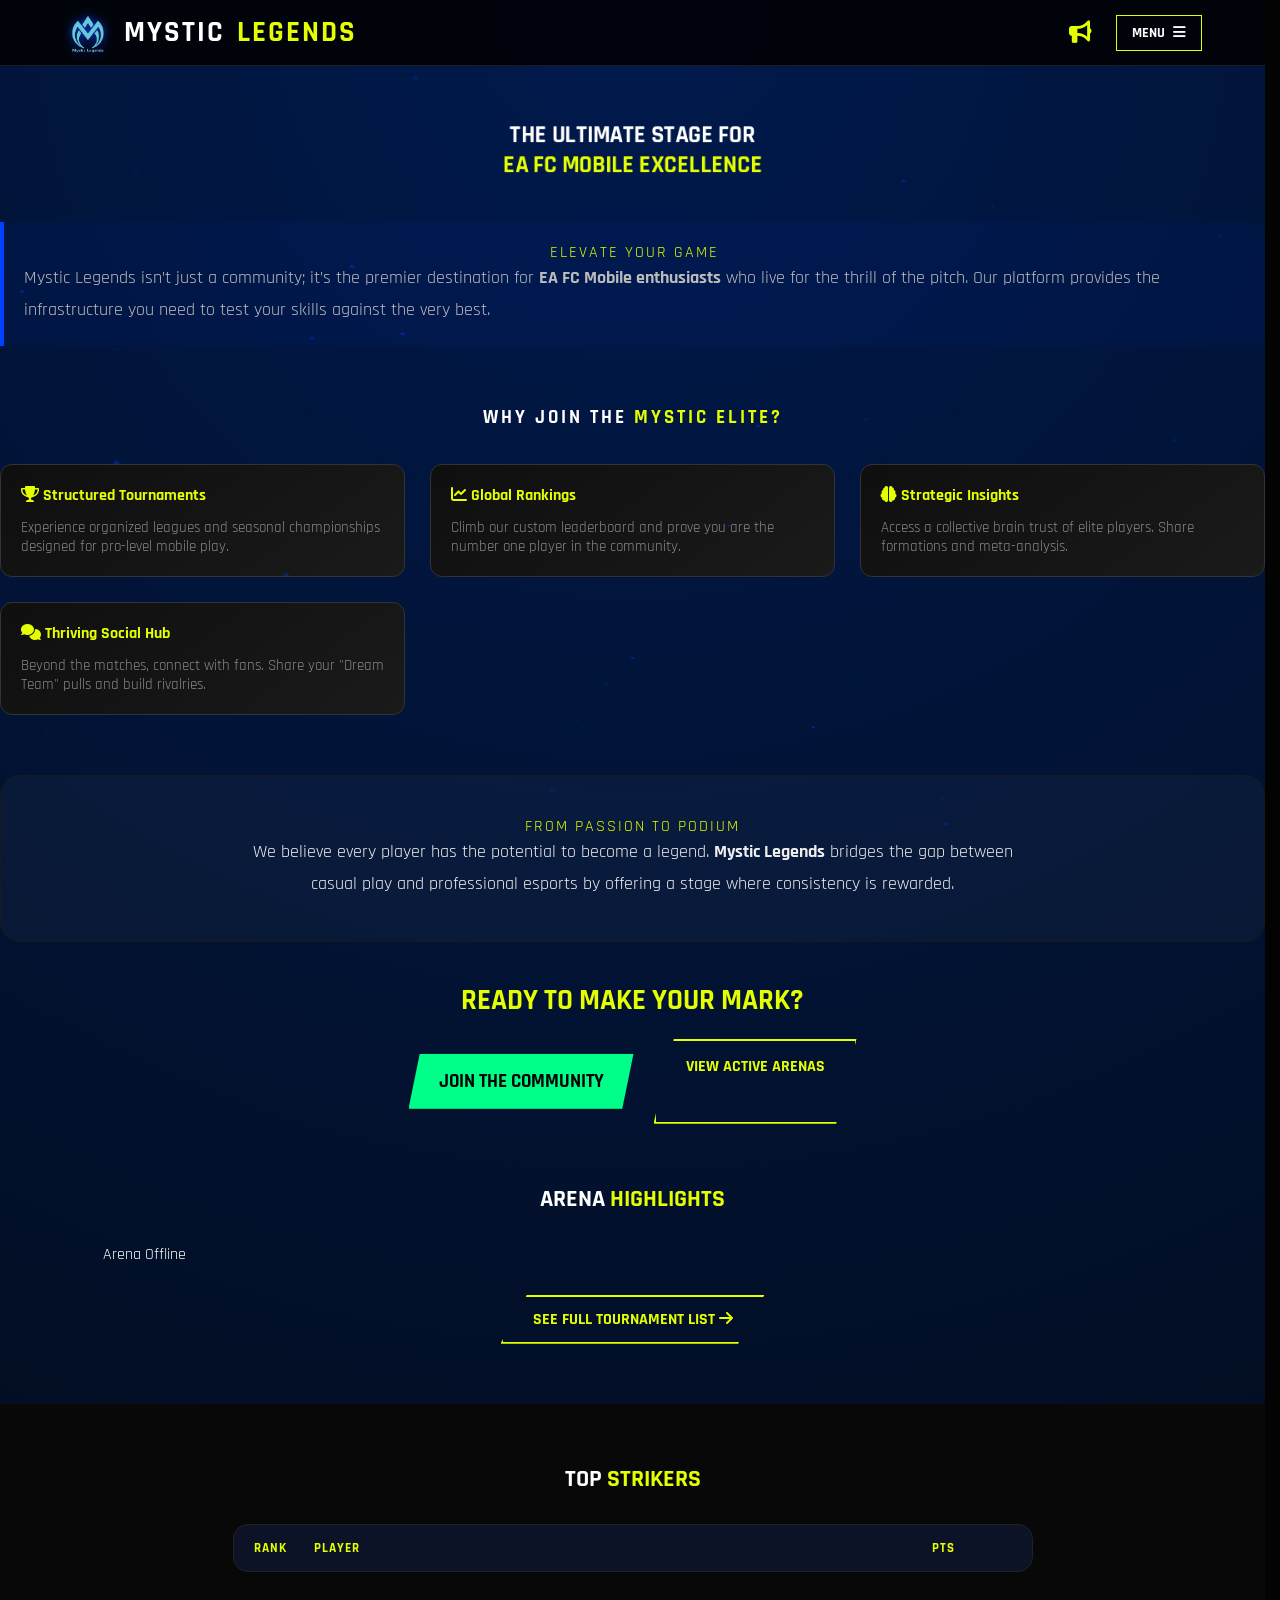
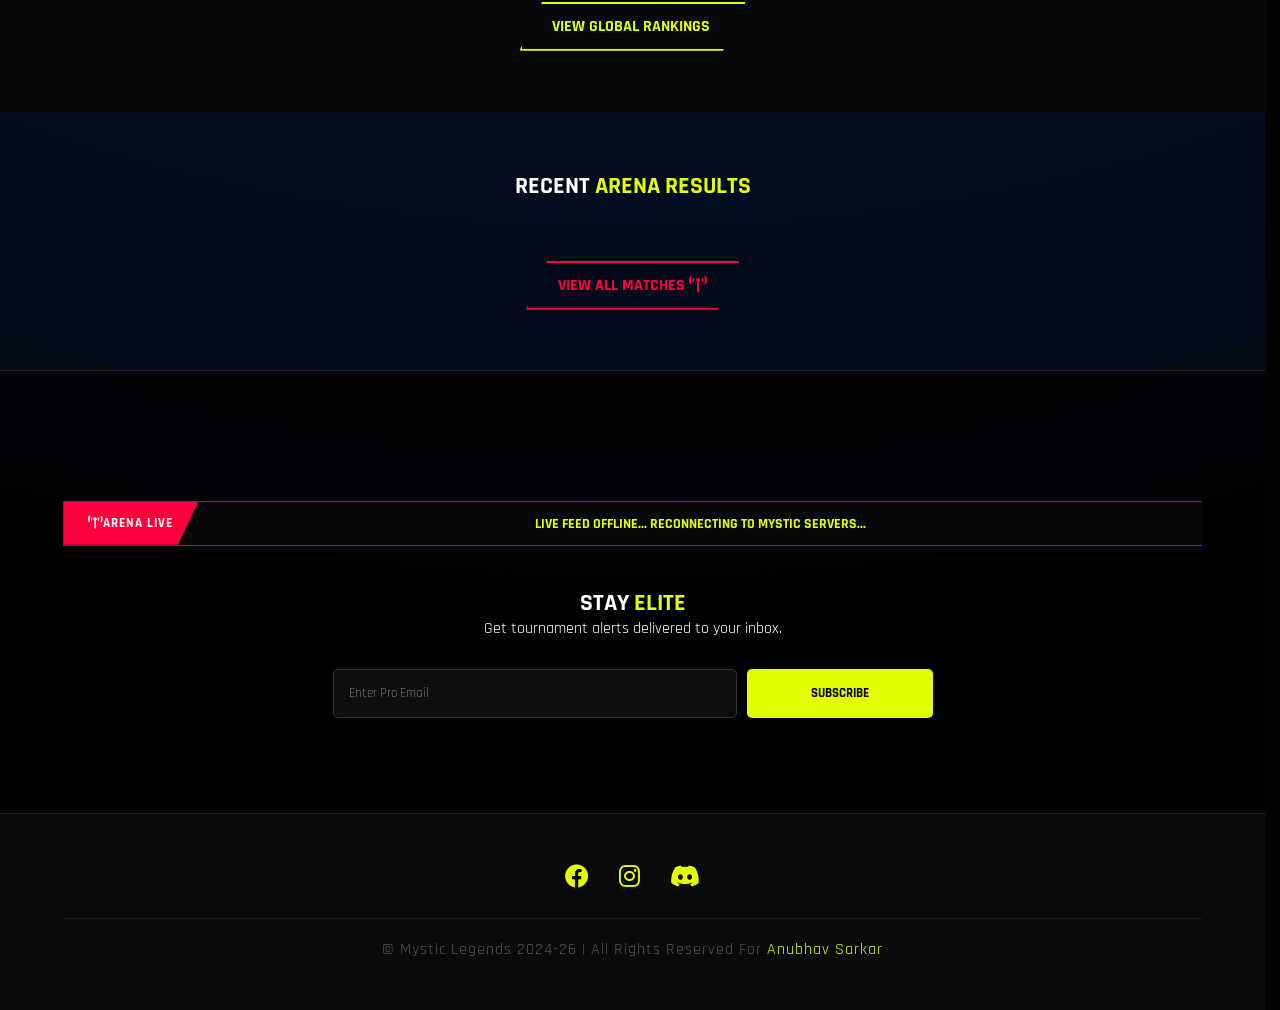
<file: index.html>
<!DOCTYPE html>
<html lang="en">
<head>
    <meta charset="UTF-8">
    <meta name="viewport" content="width=device-width, initial-scale=1.0">
    <title>Mystic Legends | EA FC Mobile Community</title>
    <link rel="icon" type="image/png" href="logo1.png">
    <link rel="stylesheet" href="style.css">
    <link href="https://fonts.googleapis.com/css2?family=Rajdhani:wght@500;700&display=swap" rel="stylesheet">
    <link rel="stylesheet" href="https://cdnjs.cloudflare.com/ajax/libs/font-awesome/6.0.0/css/all.min.css">
    <!-- AOS Animation Library -->
    <link href="https://unpkg.com/aos@2.3.1/dist/aos.css" rel="stylesheet">
</head>
<body>
<style>
    /* Add this to your body, .tour-card, and #esportsDust */
body, #esportsDust, .home-tour-card, .tour-card {
    backface-visibility: hidden;
    -webkit-backface-visibility: hidden;
    transform: translateZ(0); /* Forces GPU rendering */
    will-change: transform;
}
    </style>
    <!-- Header -->
    <header>
        <div class="logo"><img src="logo1.png" alt="Logo" class="nav-logo"> MYSTIC <span>LEGENDS</span></div>
        <div style="display: flex; align-items: center; gap: 15px;">
            <div class="ann-icon-container" onclick="showAnn()">
                <div id="annBadge" class="ann-badge"></div>
                <div class="ann-icon"><i class="fa-solid fa-bullhorn"></i></div>
            </div>
            <div class="dropdown">
                <button class="dropbtn">MENU <i class="fa-solid fa-bars"></i></button>
                <div class="dropdown-content">
                    <a href="tournaments.html">Tournament Info</a>
                    <a href="rankings.html">Player Rankings</a>
                    <a href="about.html">About Us</a>
                    <a href="rules.html">Rules & Regulations</a>
                    <a href="contact.html">Contact Us</a>
                    <a href="login.html">Admin Login</a>
                </div>
            </div>
        </div>
    </header>
<!-- Announcement Modal -->
    <div id="annOverlay" class="ann-overlay">
        <div class="ann-modal">
            <div style="background:var(--accent-blue); padding:15px; color:white; font-weight:bold; display:flex; justify-content:space-between; align-items:center;">
                <span><i class="fa-solid fa-bullhorn"></i> BROADCAST CENTER</span>
                <i class="fa-solid fa-xmark" onclick="closeAnn()" style="cursor:pointer; font-size:1.5rem;"></i>
            </div>
            <div id="annList" class="ann-list"></div>
            <div style="padding:15px; border-top:1px solid #222;">
                <button onclick="closeAnn()" style="width:100%; background:var(--accent-blue); color:white; border:none; padding:12px; border-radius:8px; font-weight:bold; cursor:pointer;">CLOSE BROADCAST</button>
            </div>
        </div>
    </div>
    <div class="thunder-flash"></div>
<div id="lightning-bolt"></div>
    <canvas id="esportsDust" style="position:fixed; top:0; left:0; pointer-events:none; z-index:1;"></canvas>

    <!-- MISSION & ABOUT SECTION -->
    <section class="nexus-section" style="padding-top: 120px;">
        <div class="text-block" style="text-align: center;" data-aos="zoom-out">
            <h2 class="mission-title" style="color: white; text-transform: uppercase;">
                The Ultimate Stage for <br>
                <span style="color:var(--accent-yellow)">EA FC Mobile Excellence</span>
            </h2>
        </div>
        <br>
        <br>

        <div class="text-block" style="border-left: 4px solid var(--accent-blue); padding: 20px; background: rgba(0,65,255,0.05); border-radius: 0 15px 15px 0;" data-aos="fade-right">
            <span class="sub-title" style="color:var(--accent-yellow); text-transform: uppercase; letter-spacing: 2px;"> <center>Elevate Your Game </center></span>
            <p style="color:#bbb; font-size: 1.1rem; margin: 0; line-height: 1.8;">
                Mystic Legends isn’t just a community; it’s the premier destination for <strong>EA FC Mobile enthusiasts</strong> who live for the thrill of the pitch. Our platform provides the infrastructure you need to test your skills against the very best.
            </p>
        </div>

        <!-- WHY JOIN GRID -->
        <div class="text-block" style="margin-top: 60px;">
            <h3 style="color:white; text-transform: uppercase; text-align: center; margin-bottom: 35px; letter-spacing: 3px;" data-aos="fade-up">
                Why Join the <span style="color:var(--accent-yellow)">Mystic Elite?</span>
            </h3>
            <div class="home-tour-grid">
                <div class="home-tour-card" data-aos="fade-up" data-aos-delay="100">
                    <h4 style="color:var(--accent-yellow); margin-bottom: 12px;"><i class="fa-solid fa-trophy"></i> Structured Tournaments</h4>
                    <p style="color:#888; font-size: 0.95rem;">Experience organized leagues and seasonal championships designed for pro-level mobile play.</p>
                </div>
                <div class="home-tour-card" data-aos="fade-up" data-aos-delay="200">
                    <h4 style="color:var(--accent-yellow); margin-bottom: 12px;"><i class="fa-solid fa-chart-line"></i> Global Rankings</h4>
                    <p style="color:#888; font-size: 0.95rem;">Climb our custom leaderboard and prove you are the number one player in the community.</p>
                </div>
                <div class="home-tour-card" data-aos="fade-up" data-aos-delay="300">
                    <h4 style="color:var(--accent-yellow); margin-bottom: 12px;"><i class="fa-solid fa-brain"></i> Strategic Insights</h4>
                    <p style="color:#888; font-size: 0.95rem;">Access a collective brain trust of elite players. Share formations and meta-analysis.</p>
                </div>
                <div class="home-tour-card" data-aos="fade-up" data-aos-delay="400">
                    <h4 style="color:var(--accent-yellow); margin-bottom: 12px;"><i class="fa-solid fa-comments"></i> Thriving Social Hub</h4>
                    <p style="color:#888; font-size: 0.95rem;">Beyond the matches, connect with fans. Share your "Dream Team" pulls and build rivalries.</p>
                </div>
            </div>
        </div>

        <div class="text-block" style="text-align: center; background: rgba(255,255,255,0.03); padding: 40px 25px; border-radius: 20px; border: 1px solid #1a1a1a; margin-top: 60px;" data-aos="zoom-in">
            <span class="sub-title" style="color:var(--accent-yellow); text-transform: uppercase; letter-spacing: 2px;">From Passion to Podium</span>
            <p style="color:#eee; font-size: 1.1rem; max-width: 800px; margin: 0 auto; line-height: 1.8;">
                We believe every player has the potential to become a legend. <strong>Mystic Legends</strong> bridges the gap between casual play and professional esports by offering a stage where consistency is rewarded.
            </p>
        </div>

        <div class="text-block" style="text-align: center; padding-top: 40px;" data-aos="fade-up">
            <h3 style="color:var(--accent-yellow); text-transform: uppercase; margin-bottom: 20px; font-size: 1.8rem;">Ready to Make Your Mark?</h3>
            <div style="display: flex; gap: 20px; justify-content: center; flex-wrap: wrap;">
                <a href="https://chat.whatsapp.com/Kyohm7TwBOXG6XslwEWdYl" target="_blank" class="join-action-btn" style="width: auto; padding: 15px 30px;">JOIN THE COMMUNITY</a>
                <a href="tournaments.html" class="view-all-btn" style="padding: 15px 30px;">VIEW ACTIVE ARENAS</a>
            </div>
        </div>
    </section>

    <!-- ARENA HIGHLIGHTS -->
    <section class="recent-events">
        <h2 style="text-align:center;" data-aos="fade-up">ARENA <span style="color:var(--accent-yellow)">HIGHLIGHTS</span></h2>
        <div id="recent-tours-container" class="home-tour-grid"></div>
        <div style="text-align: center; margin-top: 30px;" data-aos="fade-up">
            <a href="tournaments.html" class="view-all-btn">SEE FULL TOURNAMENT LIST <i class="fa-solid fa-arrow-right"></i></a>
        </div>
    </section>

    <!-- TOP RANKINGS -->
    <section class="home-rankings" style="background: #080808; padding: 60px 0;">
        <h2 style="text-align:center;" data-aos="fade-up">TOP <span style="color:var(--accent-yellow)">STRIKERS</span></h2>
        <div class="mini-leaderboard" data-aos="flip-left" style="max-width: 800px; margin: 30px auto;">
            <div class="rank-header"><span>RANK</span><span>PLAYER</span><span>PTS</span></div>
            <div id="home-rankings-container"></div>
        </div>
        <div style="text-align: center; margin-top: 30px;" data-aos="fade-up">
            <a href="rankings.html" class="view-all-btn">VIEW GLOBAL RANKINGS <i class="fa-solid fa-ranking-star"></i></a>
        </div>
    </section>

    <!-- ARENA RESULTS -->
    <section class="recent-events">
        <h2 style="text-align:center;" data-aos="fade-up">RECENT <span style="color:var(--accent-yellow)">ARENA RESULTS</span></h2>
        <div id="home-recent-results" class="home-tour-grid"></div>
        <div style="text-align: center; margin-top: 30px;" data-aos="fade-up">
            <a href="livescores.html" class="view-all-btn" style="border-color:#ff003c; color:#ff003c;">VIEW ALL MATCHES <i class="fa-solid fa-tower-broadcast"></i></a>
        </div>
    </section>
    <!-- PREMIUM BROADCAST TICKER -->


    

    <!-- NEWSLETTER -->
    <section class="newsletter-sec" data-aos="fade-in">
        <div class="broadcast-ticker">
    <div class="ticker-label">
        <i class="fa-solid fa-tower-broadcast"></i> ARENA LIVE
    </div>
    <div class="ticker-wrap">
        <div class="ticker-content" id="dynamicTicker">
            Connecting to Mystic Legends Live Feed... Synchronizing Arena Data...
        </div>
    </div>
        </div>
        <br>
        <br>
        <div class="news-content">
            <h2>STAY <span style="color:var(--accent-yellow)">ELITE</span></h2>
            <p>Get tournament alerts delivered to your inbox.</p>
            <form id="newsForm" class="news-form">
                <input type="email" id="subEmail" placeholder="Enter Pro Email" required>
                <button type="submit" id="subBtn">SUBSCRIBE</button>
            </form>
            <div id="newsMsg" style="margin-top:15px; font-weight:bold;"></div>
        </div>
    </section>

    <footer>
        <div class="social-icons">
            <a href="#"><i class="fa-brands fa-facebook"></i></a>
            <a href="#"><i class="fa-brands fa-instagram"></i></a>
            <a href="#"><i class="fa-brands fa-discord"></i></a>
        </div>
        <div class="copyright">&copy; Mystic Legends 2024-26 | All Rights Reserved For <span class="owner">Anubhav Sarkar</span></div>
    </footer>

    <script src="https://unpkg.com/aos@2.3.1/dist/aos.js"></script>
    <script>
        AOS.init({ duration: 1000, once: true });
        const API_BASE = 'https://ml-server-uw6r.onrender.com/api';
        
        async function loadHomeTournaments() {
            const container = document.getElementById('recent-tours-container');
            try {
                const res = await fetch(`${API_BASE}/manage-tournament`);
                const allTours = await res.json();
                const recentTours = allTours.filter(t => t.status !== 'Ended').slice(0, 2);
                container.innerHTML = recentTours.map(t => `
                    <div class="home-tour-card" data-aos="fade-up">
                        <div class="home-status-badge ${t.status === 'Live' ? 'bg-live' : 'bg-upcoming'}">${t.status}</div>
                        <h3>${t.title}</h3>
                        <p style="color:var(--accent-yellow); font-weight:bold;"><i class="fa-solid fa-trophy"></i> ${t.prize || 'Trophy'}</p>
                        <a href="view-tournament.html?id=${t._id}" class="view-all-btn" style="margin-top:15px; font-size:0.7rem; padding:8px 20px;">VIEW DETAILS</a>
                    </div>
                `).join('');
            } catch (err) { container.innerHTML = 'Arena Offline'; }
        }

        async function loadHomeRankings() {
            const container = document.getElementById('home-rankings-container');
            try {
                const res = await fetch(`${API_BASE}/rankings`);
                const players = await res.json();
                container.innerHTML = players.slice(0, 5).map((player, index) => `
                    <div class="home-player-row">
                        <div class="rank-pill">${index + 1}</div>
                        <div class="p-name">${player.name}</div>
                        <div class="p-pts">${player.points} <span style="font-size:0.6rem; color:#555;">PTS</span></div>
                    </div>
                `).join('');
            } catch (err) { }
        }

        async function loadTop5Results() {
            const container = document.getElementById('home-recent-results');
            try {
                const res = await fetch(`${API_BASE}/arena-results`);
                const matches = await res.json();
                const finishedMatches = matches.filter(m => m.s1 !== "-" && m.s2 !== "-").slice(0, 4);
                container.innerHTML = finishedMatches.map(m => `
                    <div class="home-tour-card" style="padding:15px; text-align:center;">
                        <div style="font-size:0.6rem; color:#888; margin-bottom:10px;">${m.tournamentTitle}</div>
                        <div style="display:flex; justify-content:space-between; align-items:center;">
                            <span style="font-weight:bold; color:white;">${m.p1}</span>
                            <span style="background:var(--accent-yellow); color:black; padding:4px 10px; border-radius:4px; font-weight:900;">${m.s1}:${m.s2}</span>
                            <span style="font-weight:bold; color:white;">${m.p2}</span>
                        </div>
                    </div>
                `).join('');
            } catch (err) { }
        }

        let allMessages = [];
        async function checkAnnouncements() {
            try {
                const res = await fetch(`${API_BASE}/announcement`);
                allMessages = await res.json();
                if (allMessages.length > 0) {
                    if (allMessages[0]._id !== localStorage.getItem('mystic_last_seen_ann')) {
                        document.getElementById('annBadge').style.display = 'block';
                    }
                }
            } catch(e) { }
        }

        function showAnn() {
            const overlay = document.getElementById('annOverlay');
            const list = document.getElementById('annList');
            overlay.style.display = 'flex';
            document.body.classList.add('ann-open');
            if (allMessages.length > 0) {
                localStorage.setItem('mystic_last_seen_ann', allMessages[0]._id);
                document.getElementById('annBadge').style.display = 'none';
            }
            list.innerHTML = allMessages.length === 0 ? "<p style='color:#555;'>No news yet.</p>" : 
                allMessages.map(m => `<div class="ann-item">
                    <div class="ann-date">${new Date(m.date).toLocaleDateString()}</div>
                    <div style="white-space: pre-wrap; color:#fff;">${m.message}</div>
                </div>`).join('');
        }

        function closeAnn() { document.getElementById('annOverlay').style.display = 'none'; document.body.classList.remove('ann-open'); }

        document.getElementById('newsForm').addEventListener('submit', async (e) => {
            e.preventDefault();
            const email = document.getElementById('subEmail').value;
            try {
                const res = await fetch(`${API_BASE}/subscribe`, {
                    method: 'POST',
                    headers: {'Content-Type': 'application/json'},
                    body: JSON.stringify({ email })
                });
                if(res.ok) document.getElementById('newsMsg').innerText = "✓ Welcome!";
            } catch(err) { }
        });

        window.addEventListener('DOMContentLoaded', () => {
            loadHomeTournaments();
            loadHomeRankings();
            loadTop5Results();
            checkAnnouncements();
        });


const canvas = document.getElementById('esportsDust');
const ctx = canvas.getContext('2d');
canvas.width = window.innerWidth;
canvas.height = window.innerHeight;

let particles = [];
class Particle {
    constructor() {
        this.x = Math.random() * canvas.width;
        this.y = Math.random() * canvas.height;
        this.size = Math.random() * 3 + 1;
        this.speedX = Math.random() * 0.5 - 0.25;
        this.speedY = Math.random() * 0.5 - 0.25;
        this.opacity = Math.random() * 0.5;
    }
    update() {
        this.x += this.speedX;
        this.y += this.speedY;
        if (this.opacity < 0) this.opacity = 0.5;
    }
    draw() {
        ctx.fillStyle = `rgba(0, 65, 255, ${this.opacity})`;
        ctx.beginPath();
        // Draw small triangles
        ctx.moveTo(this.x, this.y);
        ctx.lineTo(this.x + this.size, this.y + this.size);
        ctx.lineTo(this.x - this.size, this.y + this.size);
        ctx.fill();
    }
}

function init() {
    for (let i = 0; i < 50; i++) particles.push(new Particle());
}

function animate() {
    ctx.clearRect(0, 0, canvas.width, canvas.height);
    particles.forEach(p => {
        p.update();
        p.draw();
    });
    requestAnimationFrame(animate);
}
init();
animate();
        function triggerLightning() {
    const bolt = document.getElementById('lightning-bolt');
    const container = document.body;

    // Create a random interval for the next strike (between 4 to 10 seconds)
    const nextStrike = Math.random() * 6000 + 4000;

    setTimeout(() => {
        // Create a temporary lightning bolt element
        const lightning = document.createElement('div');
        lightning.className = 'lightning-bolt-visual';
        
        // Random Position
        const randomX = Math.random() * 80; // 0 to 80% of width
        lightning.style.left = randomX + '%';
        lightning.style.top = '0';
        
        // Random Width
        const randomWidth = Math.random() * 3 + 1;
        lightning.style.width = randomWidth + 'px';

        document.body.appendChild(lightning);

        // Remove the bolt after the animation finishes (400ms)
        setTimeout(() => {
            lightning.remove();
        }, 400);

        // Loop the function
        triggerLightning();
    }, nextStrike);
}

triggerLightning();
        async function updateTicker() {
    const ticker = document.getElementById('dynamicTicker');
    try {
        // 1. Fetch Results & Announcements
        const [resMatch, resAnn] = await Promise.all([
            fetch('https://ml-server-uw6r.onrender.com/api/arena-results').then(r => r.json()),
            fetch('https://ml-server-uw6r.onrender.com/api/announcement').then(r => r.json())
        ]);

        let tickerText = "";

        // 2. Add Recent Results to Ticker
        const recentMatches = resMatch.filter(m => m.s1 !== "-").slice(0, 5);
        recentMatches.forEach(m => {
            tickerText += ` <span>[RESULT] <b>${m.p1}</b> ${m.s1}:${m.s2} <b>${m.p2}</b> IN ${m.tournamentTitle} </span> • `;
        });

        // 3. Add Latest Announcement to Ticker
        if(resAnn.length > 0) {
            tickerText += ` <span>[NEWS] ${resAnn[0].message} </span> • `;
        }

        // 4. Fallback if empty
        if(!tickerText) tickerText = "WELCOME TO MYSTIC LEGENDS ARENA • JOIN THE COMMUNITY FOR DAILY TOURNAMENTS • ";

        // Repeat text to ensure a continuous loop
        ticker.innerHTML = tickerText + tickerText;

    } catch (e) {
        ticker.innerHTML = "LIVE FEED OFFLINE... RECONNECTING TO MYSTIC SERVERS...";
    }
}

// Update ticker every 2 minutes to get fresh results
setInterval(updateTicker, 120000);
window.addEventListener('DOMContentLoaded', updateTicker);
    </script>
</body>
</html>
</file>
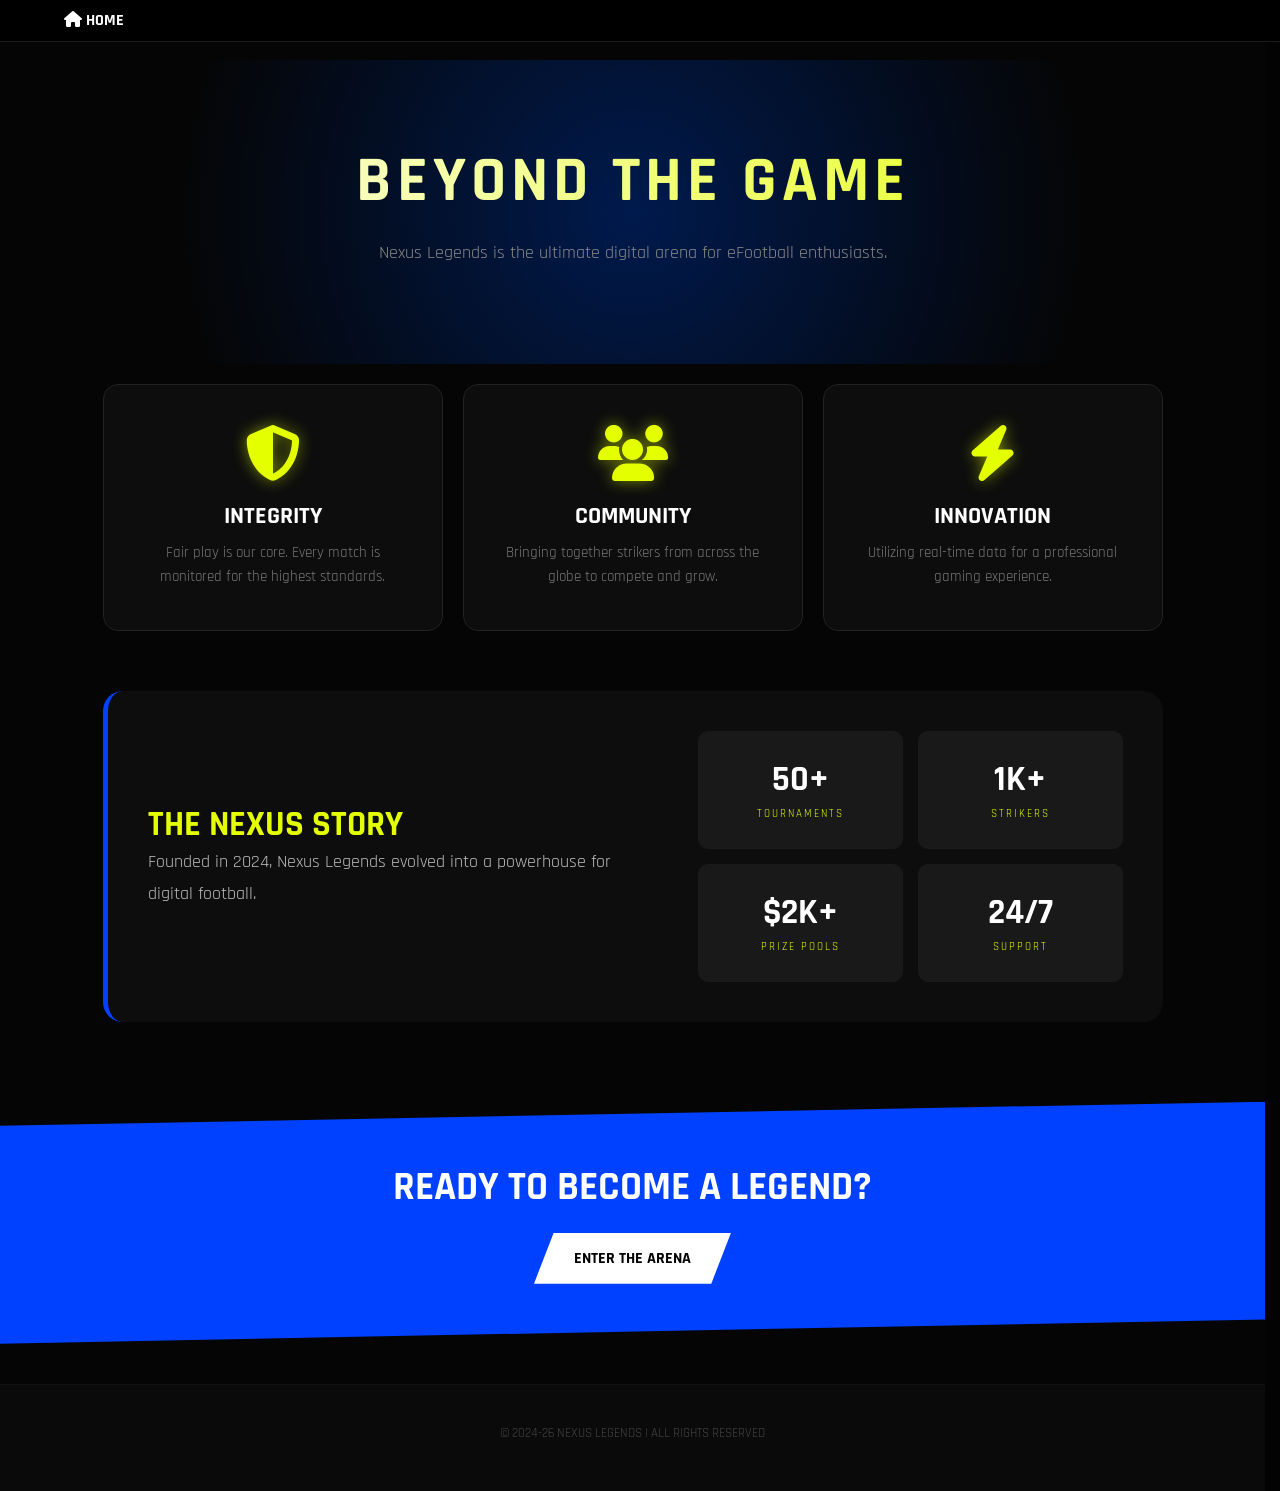
<file: about (1).html>
<!-- START OF FILE about.html -->
<!DOCTYPE html>
<html lang="en">
<head>
    <meta charset="UTF-8">
    <meta name="viewport" content="width=device-width, initial-scale=1.0">
    <title>About Us | Nexus Legends</title>
    <link rel="stylesheet" href="style.css">
    <link href="https://fonts.googleapis.com/css2?family=Rajdhani:wght@500;700&display=swap" rel="stylesheet">
    <!-- NEW GUARANTEED CDN LINK -->
    <link rel="stylesheet" href="https://cdnjs.cloudflare.com/ajax/libs/font-awesome/6.5.1/css/all.min.css">
    <style>
        :root {
            --accent-yellow: #E4FF00;
            --nexus-blue: #0041FF;
            --dark-bg: #050505;
            --glass: rgba(255, 255, 255, 0.03);
        }
        body { background: var(--dark-bg); color: white; font-family: 'Rajdhani', sans-serif; margin: 0; padding-top: 60px; }
        .about-hero { text-align: center; padding: 80px 20px; background: radial-gradient(circle at center, #001a4d 0%, #050505 70%); }
        .about-hero h1 { font-size: clamp(2.5rem, 8vw, 4rem); text-transform: uppercase; margin: 0; letter-spacing: 5px; background: linear-gradient(to right, #fff, var(--accent-yellow)); -webkit-background-clip: text; -webkit-text-fill-color: transparent; }
        .about-hero p { color: #888; font-size: 1.1rem; max-width: 700px; margin: 20px auto; }
        .content-wrap { max-width: 1100px; margin: 0 auto; padding: 20px; }
        .values-grid { display: grid; grid-template-columns: repeat(auto-fit, minmax(300px, 1fr)); gap: 20px; margin-bottom: 60px; }
        .value-card { background: var(--glass); border: 1px solid #222; padding: 40px 30px; text-align: center; border-radius: 15px; transition: 0.3s; }
        .value-card:hover { border-color: var(--nexus-blue); transform: translateY(-10px); background: rgba(0, 65, 255, 0.05); }
        /* SYMBOL STYLING */
        .value-card i { font-size: 3.5rem; color: var(--accent-yellow); margin-bottom: 20px; text-shadow: 0 0 15px rgba(228, 255, 0, 0.5); display: block; }
        .value-card h3 { font-size: 1.5rem; margin-bottom: 10px; text-transform: uppercase;}
        .value-card p { color: #777; line-height: 1.6; font-size: 0.95rem; }
        .story-section { display: flex; flex-direction: row; align-items: center; gap: 40px; background: var(--glass); padding: 40px; border-radius: 20px; border-left: 5px solid var(--nexus-blue); margin-bottom: 60px; }
        .story-text { flex: 1.2; }
        .story-text h2 { color: var(--accent-yellow); font-size: 2.2rem; margin-top: 0; }
        .story-text p { font-size: 1.1rem; color: #bbb; line-height: 1.8; }
        .story-stats { display: grid; grid-template-columns: 1fr 1fr; gap: 15px; flex: 1; }
        .stat-box { background: rgba(255,255,255,0.05); padding: 25px; border-radius: 10px; text-align: center; border: 1px solid #1a1a1a; }
        .stat-box h4 { font-size: 2.2rem; margin: 0; color: white; }
        .stat-box span { color: var(--accent-yellow); text-transform: uppercase; font-size: 0.7rem; letter-spacing: 2px; }
        .about-cta { text-align: center; padding: 60px 20px; background: var(--nexus-blue); clip-path: polygon(0 10%, 100% 0, 100% 90%, 0 100%); margin-bottom: 40px; }
        .about-cta h2 { font-size: clamp(1.8rem, 5vw, 2.5rem); margin-bottom: 20px; }
        .cta-btn { background: white; color: black; padding: 15px 40px; font-weight: bold; text-decoration: none; display: inline-block; clip-path: polygon(10% 0, 100% 0, 90% 100%, 0% 100%); transition: 0.3s; }
        @media (max-width: 768px) { .story-section { flex-direction: column; padding: 30px 20px; text-align: center; } .story-stats { width: 100%; } }
        footer { text-align: center; padding: 40px; color: #444; font-size: 0.8rem; border-top: 1px solid #111; }
    </style>
</head>
<body>
    <header> 
        <a href="index.html" style="color:white; text-decoration:none; font-weight:bold;"><i class="fa-solid fa-house"></i> HOME</a>
    </header>
    <section class="about-hero">
        <h1>BEYOND THE <span style="color:var(--nexus-blue)">GAME</span></h1>
        <p>Nexus Legends is the ultimate digital arena for eFootball enthusiasts.</p>
    </section>
    <div class="content-wrap">
        <div class="values-grid">
            <div class="value-card">
                <i class="fas fa-shield-alt"></i> <!-- Integrity Symbol -->
                <h3>Integrity</h3>
                <p>Fair play is our core. Every match is monitored for the highest standards.</p>
            </div>
            <div class="value-card">
                <i class="fas fa-users"></i> <!-- Community Symbol -->
                <h3>Community</h3>
                <p>Bringing together strikers from across the globe to compete and grow.</p>
            </div>
            <div class="value-card">
                <i class="fas fa-bolt"></i> <!-- Innovation Symbol -->
                <h3>Innovation</h3>
                <p>Utilizing real-time data for a professional gaming experience.</p>
            </div>
        </div>
        <section class="story-section">
            <div class="story-text">
                <h2>THE NEXUS STORY</h2>
                <p>Founded in 2024, Nexus Legends evolved into a powerhouse for digital football.</p>
            </div>
            <div class="story-stats">
                <div class="stat-box"><h4>50+</h4><span>Tournaments</span></div>
                <div class="stat-box"><h4>1K+</h4><span>Strikers</span></div>
                <div class="stat-box"><h4>$2K+</h4><span>Prize Pools</span></div>
                <div class="stat-box"><h4>24/7</h4><span>Support</span></div>
            </div>
        </section>
    </div>
    <section class="about-cta">
        <h2>READY TO BECOME A LEGEND?</h2>
        <a href="tournaments.html" class="cta-btn">ENTER THE ARENA</a>
    </section>
    <footer>&copy; 2024-26 NEXUS LEGENDS | ALL RIGHTS RESERVED</footer>
</body>
</html>
</file>
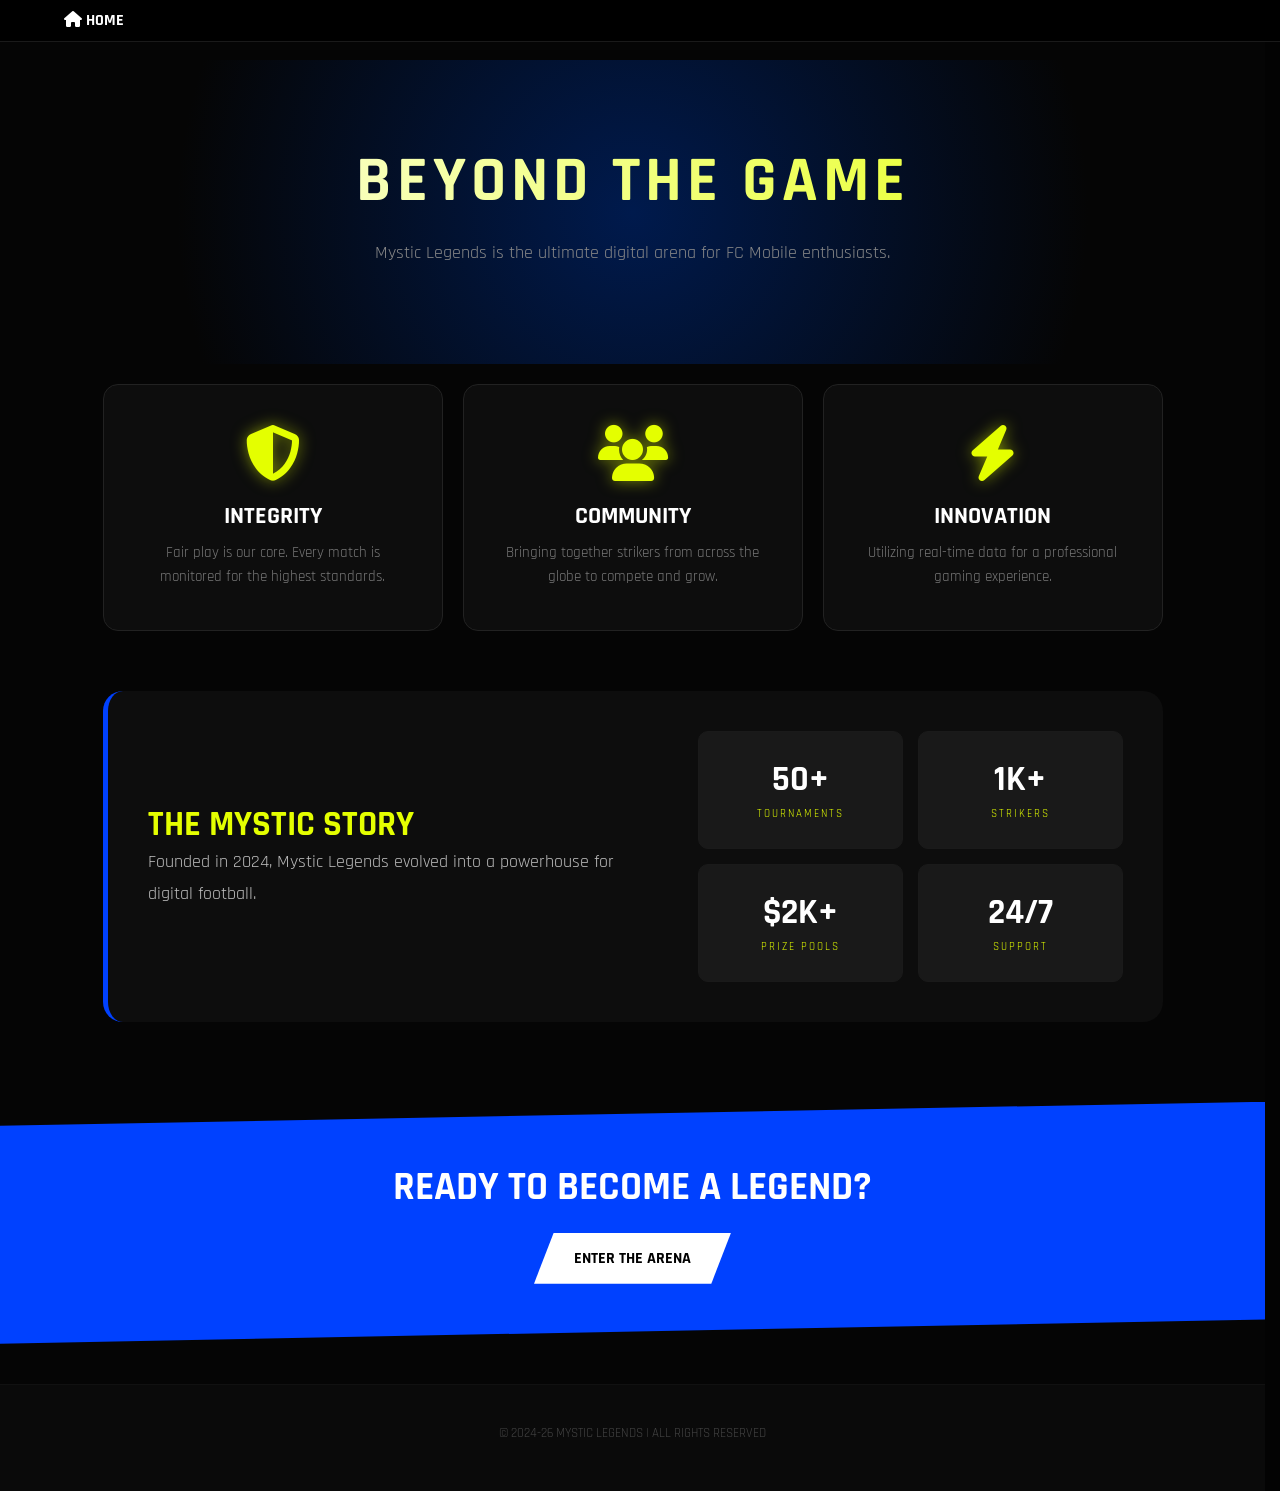
<file: about.html>
<!-- START OF FILE about.html -->
<!DOCTYPE html>
<html lang="en">
<head>
    <meta charset="UTF-8">
    <meta name="viewport" content="width=device-width, initial-scale=1.0">
    <title>About Us | Mystic Legends</title>
    <link rel="stylesheet" href="style.css">
    <link href="https://fonts.googleapis.com/css2?family=Rajdhani:wght@500;700&display=swap" rel="stylesheet">
    <!-- NEW GUARANTEED CDN LINK -->
    <link rel="stylesheet" href="https://cdnjs.cloudflare.com/ajax/libs/font-awesome/6.5.1/css/all.min.css">
    <style>
        :root {
            --accent-yellow: #E4FF00;
            --nexus-blue: #0041FF;
            --dark-bg: #050505;
            --glass: rgba(255, 255, 255, 0.03);
        }
        body { background: var(--dark-bg); color: white; font-family: 'Rajdhani', sans-serif; margin: 0; padding-top: 60px; }
        .about-hero { text-align: center; padding: 80px 20px; background: radial-gradient(circle at center, #001a4d 0%, #050505 70%); }
        .about-hero h1 { font-size: clamp(2.5rem, 8vw, 4rem); text-transform: uppercase; margin: 0; letter-spacing: 5px; background: linear-gradient(to right, #fff, var(--accent-yellow)); -webkit-background-clip: text; -webkit-text-fill-color: transparent; }
        .about-hero p { color: #888; font-size: 1.1rem; max-width: 700px; margin: 20px auto; }
        .content-wrap { max-width: 1100px; margin: 0 auto; padding: 20px; }
        .values-grid { display: grid; grid-template-columns: repeat(auto-fit, minmax(300px, 1fr)); gap: 20px; margin-bottom: 60px; }
        .value-card { background: var(--glass); border: 1px solid #222; padding: 40px 30px; text-align: center; border-radius: 15px; transition: 0.3s; }
        .value-card:hover { border-color: var(--nexus-blue); transform: translateY(-10px); background: rgba(0, 65, 255, 0.05); }
        /* SYMBOL STYLING */
        .value-card i { font-size: 3.5rem; color: var(--accent-yellow); margin-bottom: 20px; text-shadow: 0 0 15px rgba(228, 255, 0, 0.5); display: block; }
        .value-card h3 { font-size: 1.5rem; margin-bottom: 10px; text-transform: uppercase;}
        .value-card p { color: #777; line-height: 1.6; font-size: 0.95rem; }
        .story-section { display: flex; flex-direction: row; align-items: center; gap: 40px; background: var(--glass); padding: 40px; border-radius: 20px; border-left: 5px solid var(--nexus-blue); margin-bottom: 60px; }
        .story-text { flex: 1.2; }
        .story-text h2 { color: var(--accent-yellow); font-size: 2.2rem; margin-top: 0; }
        .story-text p { font-size: 1.1rem; color: #bbb; line-height: 1.8; }
        .story-stats { display: grid; grid-template-columns: 1fr 1fr; gap: 15px; flex: 1; }
        .stat-box { background: rgba(255,255,255,0.05); padding: 25px; border-radius: 10px; text-align: center; border: 1px solid #1a1a1a; }
        .stat-box h4 { font-size: 2.2rem; margin: 0; color: white; }
        .stat-box span { color: var(--accent-yellow); text-transform: uppercase; font-size: 0.7rem; letter-spacing: 2px; }
        .about-cta { text-align: center; padding: 60px 20px; background: var(--nexus-blue); clip-path: polygon(0 10%, 100% 0, 100% 90%, 0 100%); margin-bottom: 40px; }
        .about-cta h2 { font-size: clamp(1.8rem, 5vw, 2.5rem); margin-bottom: 20px; }
        .cta-btn { background: white; color: black; padding: 15px 40px; font-weight: bold; text-decoration: none; display: inline-block; clip-path: polygon(10% 0, 100% 0, 90% 100%, 0% 100%); transition: 0.3s; }
        @media (max-width: 768px) { .story-section { flex-direction: column; padding: 30px 20px; text-align: center; } .story-stats { width: 100%; } }
        footer { text-align: center; padding: 40px; color: #444; font-size: 0.8rem; border-top: 1px solid #111; }
    </style>
</head>
<body>
    <header> 
        <a href="index.html" style="color:white; text-decoration:none; font-weight:bold;"><i class="fa-solid fa-house"></i> HOME</a>
    </header>
    <section class="about-hero">
        <h1>BEYOND THE <span style="color:var(--nexus-blue)">GAME</span></h1>
        <p>Mystic Legends is the ultimate digital arena for FC Mobile enthusiasts.</p>
    </section>
    <div class="content-wrap">
        <div class="values-grid">
            <div class="value-card">
                <i class="fas fa-shield-alt"></i> <!-- Integrity Symbol -->
                <h3>Integrity</h3>
                <p>Fair play is our core. Every match is monitored for the highest standards.</p>
            </div>
            <div class="value-card">
                <i class="fas fa-users"></i> <!-- Community Symbol -->
                <h3>Community</h3>
                <p>Bringing together strikers from across the globe to compete and grow.</p>
            </div>
            <div class="value-card">
                <i class="fas fa-bolt"></i> <!-- Innovation Symbol -->
                <h3>Innovation</h3>
                <p>Utilizing real-time data for a professional gaming experience.</p>
            </div>
        </div>
        <section class="story-section">
            <div class="story-text">
                <h2>THE MYSTIC STORY</h2>
                <p>Founded in 2024, Mystic Legends evolved into a powerhouse for digital football.</p>
            </div>
            <div class="story-stats">
                <div class="stat-box"><h4>50+</h4><span>Tournaments</span></div>
                <div class="stat-box"><h4>1K+</h4><span>Strikers</span></div>
                <div class="stat-box"><h4>$2K+</h4><span>Prize Pools</span></div>
                <div class="stat-box"><h4>24/7</h4><span>Support</span></div>
            </div>
        </section>
    </div>
    <section class="about-cta">
        <h2>READY TO BECOME A LEGEND?</h2>
        <a href="tournaments.html" class="cta-btn">ENTER THE ARENA</a>
    </section>
    <footer>&copy; 2024-26 MYSTIC LEGENDS | ALL RIGHTS RESERVED</footer>
</body>
</html>
</file>
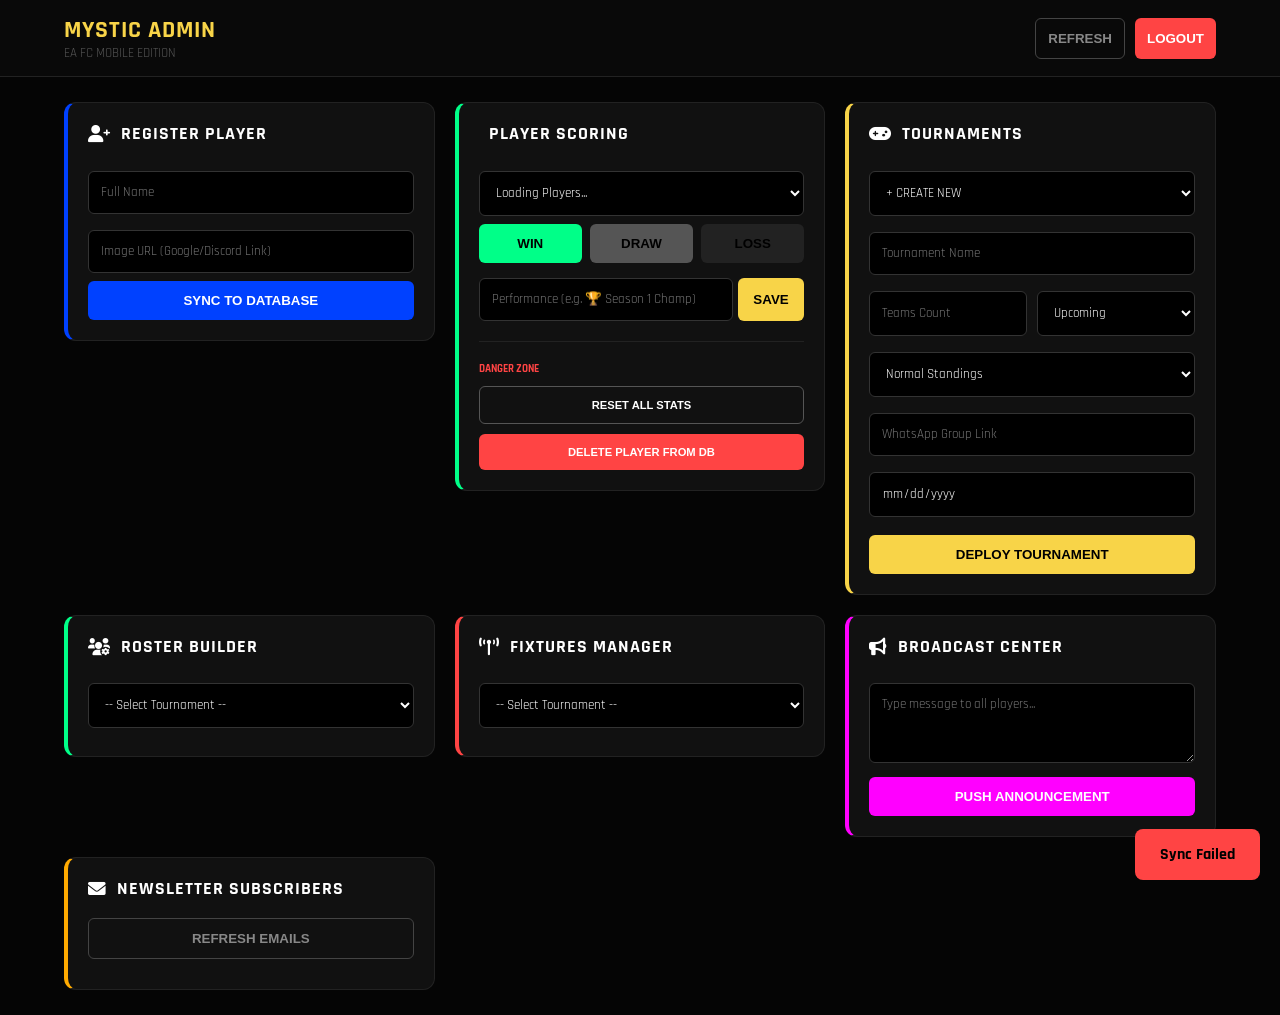
<file: ai_studio_code (3).html>
<!DOCTYPE html>
<html lang="en">
<head>
    <meta charset="UTF-8">
    <meta name="viewport" content="width=device-width, initial-scale=1.0">
    <title>Mystic Power Admin | v3.5</title>
    <link href="https://fonts.googleapis.com/css2?family=Rajdhani:wght@500;700&display=swap" rel="stylesheet">
    <link rel="stylesheet" href="https://cdnjs.cloudflare.com/ajax/libs/font-awesome/6.0.0/css/all.min.css">
    <style>
        :root { 
            --accent: #f8d448; --blue: #0041FF; --red: #ff4444; --green: #00ff88;
            --bg: #050505; --card: #111; --border: #222;
        }
        body { background: var(--bg); color: white; font-family: 'Rajdhani', sans-serif; margin: 0; padding: 0; overflow-x: hidden; }
        header { position: sticky; top: 0; z-index: 1000; background: rgba(10, 10, 10, 0.95); backdrop-filter: blur(10px); border-bottom: 1px solid var(--border); padding: 15px 5%; display: flex; justify-content: space-between; align-items: center; }
        .header-brand h2 { color: var(--accent); margin: 0; font-size: 1.5rem; letter-spacing: 1px; }
        .header-brand p { color: #555; margin: 0; font-size: 0.8rem; text-transform: uppercase; }
        
        .main-container { padding: 25px 5%; }
        .dashboard-grid { display: grid; grid-template-columns: repeat(auto-fit, minmax(340px, 1fr)); gap: 20px; align-items: start; }
        
        .card { background: var(--card); padding: 20px; border-radius: 12px; border: 1px solid var(--border); transition: 0.3s ease; }
        .card:hover { border-color: #333; }
        
        h3 { margin-top: 0; text-transform: uppercase; letter-spacing: 1px; font-size: 1.1rem; display: flex; align-items: center; gap: 10px;}
        
        input, select, textarea { width: 100%; padding: 12px; margin: 8px 0; background: #000; border: 1px solid #333; color: white; border-radius: 6px; font-family: inherit; outline: none; box-sizing: border-box; }
        input:focus, select:focus { border-color: var(--accent); }
        
        button { width: 100%; padding: 12px; border: none; font-weight: 700; cursor: pointer; border-radius: 6px; text-transform: uppercase; transition: 0.2s; }
        button:active { transform: scale(0.97); }
        
        .btn-yellow { background: var(--accent); color: black; }
        .btn-blue { background: var(--blue); color: white; }
        .btn-red { background: var(--red); color: white; }
        .btn-outline { background: transparent; border: 1px solid #444; color: #888; }
        
        #toast { position: fixed; bottom: 20px; right: 20px; padding: 15px 25px; background: var(--green); color: black; border-radius: 8px; font-weight: bold; transform: translateY(100px); transition: 0.4s; z-index: 2000; }
        
        .danger-zone { margin-top: 20px; padding-top: 20px; border-top: 1px solid #222; }
    </style>
</head>
<body>
    <div id="toast">Success!</div>
    
    <header>
        <div class="header-brand"><h2>MYSTIC ADMIN</h2><p>EA FC MOBILE EDITION</p></div>
        <div style="display:flex; gap:10px;">
            <button class="btn-outline" style="width:auto;" onclick="location.reload()">REFRESH</button>
            <button class="btn-red" style="width:auto;" onclick="window.location.href='index.html'">LOGOUT</button>
        </div>
    </header>

    <div class="main-container">
        <div class="dashboard-grid">
            
            <!-- 1. ADD PLAYER (FIXED JSON VERSION) -->
            <div class="card" style="border-left: 4px solid var(--blue);">
                <h3><i class="fa-solid fa-user-plus"></i> Register Player</h3>
                <input type="text" id="newPlayerName" placeholder="Full Name">
                <input type="text" id="newPlayerImg" placeholder="Image URL (Google/Discord Link)">
                <button onclick="addPlayer()" class="btn-blue" id="addPlayerBtn">Sync to Database</button>
            </div>

            <!-- 2. PLAYER SCORING & TROPHIES -->
            <div class="card" style="border-left: 4px solid var(--green);">
                <h3><i class="fa-solid fa-ranking-star"></i> Player Scoring</h3>
                <select id="playerSelect"><option>Loading Players...</option></select>
                <div style="display:grid; grid-template-columns: 1fr 1fr 1fr; gap:8px;">
                    <button onclick="rankAction('update-points', {result:'win'})" style="background:var(--green); color:black;">WIN</button>
                    <button onclick="rankAction('update-points', {result:'draw'})" style="background:#555;">DRAW</button>
                    <button onclick="rankAction('update-points', {result:'loss'})" style="background:#222;">LOSS</button>
                </div>
                <div style="margin-top:15px; display:flex; gap:5px;">
                    <input type="text" id="trophyInput" placeholder="Performance (e.g. 🏆 Season 1 Champ)" style="margin:0;">
                    <button onclick="updateTrophies()" class="btn-yellow" style="width:80px;">SAVE</button>
                </div>
                <div class="danger-zone">
                    <p style="color:var(--red); font-size:0.7rem; margin:0 0 10px; font-weight:bold;">DANGER ZONE</p>
                    <button onclick="resetAll()" class="btn-outline" style="color:#fff; border-color:#555; margin-bottom:10px; font-size:0.7rem;">RESET ALL STATS</button>
                    <button onclick="deletePlayer()" class="btn-red" style="font-size:0.7rem;">DELETE PLAYER FROM DB</button>
                </div>
            </div>

            <!-- 3. TOURNAMENT CONTROLLER -->
            <div class="card" style="border-left: 4px solid var(--accent);">
                <h3><i class="fa-solid fa-gamepad"></i> Tournaments</h3>
                <select id="tourSelect" onchange="fillTourForm()"><option value="">+ CREATE NEW</option></select>
                <div id="tourForm">
                    <input type="hidden" id="editId">
                    <input type="text" id="tTitle" placeholder="Tournament Name">
                    <div style="display:grid; grid-template-columns: 1fr 1fr; gap:10px;">
                        <input type="text" id="tTeams" placeholder="Teams Count">
                        <select id="tStatus" onchange="toggleWinField()">
                            <option value="Upcoming">Upcoming</option><option value="Live">Live</option><option value="Ended">Ended</option>
                        </select>
                    </div>
                    <select id="tTableType">
                        <option value="Normal">Normal Standings</option><option value="Group">Group Standings</option>
                    </select>
                    <input type="text" id="tWinner" placeholder="Tournament Winner Name" style="display:none; border: 1px solid gold;">
                    <input type="text" id="tJoin" placeholder="WhatsApp Group Link">
                    <input type="date" id="tDate">
                    <div style="display:flex; gap:10px; margin-top:10px;">
                        <button id="subBtn" onclick="submitTour()" class="btn-yellow" style="flex:2;">Deploy Tournament</button>
                        <button id="delBtn" onclick="deleteTour()" class="btn-red" style="flex:1; display:none;">Del</button>
                    </div>
                </div>
            </div>

            <!-- 4. ROSTER & TEAM BUILDER -->
            <div class="card" style="border-left: 4px solid #00ff88;">
                <h3><i class="fa-solid fa-users-gear"></i> Roster Builder</h3>
                <select id="rosterTourSelect" onchange="loadRosterList()"><option value="">-- Select Tournament --</option></select>
                <div id="rosterEditor" style="display:none;">
                    <input type="text" id="rosTeam" placeholder="Team Name">
                    <input type="text" id="rosPlayer" placeholder="Player Name">
                    <button onclick="addToRoster()" class="btn-yellow" style="background:#00ff88; color:black; margin-top:10px;">ADD TO TEAM</button>
                    <div id="currentRoster" style="margin-top:20px; max-height: 200px; overflow-y: auto; background: #000; border-radius: 8px;"></div>
                </div>
            </div>

            <!-- 5. FIXTURES & RESULTS -->
            <div class="card" style="border-left: 4px solid var(--red);">
                <h3><i class="fa-solid fa-tower-broadcast"></i> Fixtures Manager</h3>
                <select id="fixTourSelect" onchange="loadFixtureManager()"><option value="">-- Select Tournament --</option></select>
                <div id="fixtureEditor" style="display:none;">
                    <div style="display:flex; gap:5px; margin: 10px 0;">
                        <input type="text" id="newStageName" placeholder="New Stage (e.g. Semi Finals)">
                        <button onclick="manageFixture('add-stage')" class="btn-blue" style="width:80px; background:var(--red);">+ STAGE</button>
                    </div>
                    <div id="stagesList"></div>
                </div>
            </div>

            <!-- 6. BROADCAST CENTER -->
            <div class="card" style="border-left: 4px solid #ff00ff;">
                <h3><i class="fa-solid fa-bullhorn"></i> Broadcast Center</h3>
                <textarea id="annMsg" placeholder="Type message to all players..." style="height:80px;"></textarea>
                <button onclick="broadcast()" class="btn-blue" style="background:#ff00ff;">Push Announcement</button>
            </div>

            <!-- 7. NEWSLETTER LIST -->
            <div class="card" style="border-left: 4px solid #ffaa00;">
                <h3><i class="fa-solid fa-envelope"></i> Newsletter Subscribers</h3>
                <button onclick="loadSubscribers()" class="btn-outline">Refresh Emails</button>
                <div id="subList" style="margin-top:10px; max-height:150px; overflow-y:auto; font-family: monospace; font-size: 0.8rem;"></div>
            </div>

        </div>
    </div>

    <script>
        const API = "https://nl-server-k7i9.onrender.com/api";
        let toursData = [];

        function notify(msg, color = "#00ff88") {
            const t = document.getElementById('toast');
            t.innerText = msg; t.style.background = color;
            t.style.transform = "translateY(0)";
            setTimeout(() => { t.style.transform = "translateY(100px)"; }, 3000);
        }

        async function loadEverything() {
            try {
                const [pRes, tRes] = await Promise.all([
                    fetch(`${API}/player-list`).then(r => r.json()),
                    fetch(`${API}/manage-tournament`).then(r => r.json())
                ]);
                document.getElementById('playerSelect').innerHTML = pRes.map(p => `<option value="${p.name}">${p.name}</option>`).join('');
                toursData = tRes;
                const opts = tRes.map(t => `<option value="${t._id}">${t.title}</option>`).join('');
                document.getElementById('tourSelect').innerHTML = '<option value="">+ CREATE NEW</option>' + opts;
                document.getElementById('rosterTourSelect').innerHTML = '<option value="">-- Select Tournament --</option>' + opts;
                document.getElementById('fixTourSelect').innerHTML = '<option value="">-- Select Tournament --</option>' + opts;
            } catch (e) { notify("Sync Failed", "#ff4444"); }
        }

        // 1. PLAYER ACTIONS
        async function addPlayer() {
            const name = document.getElementById('newPlayerName').value;
            const profilePic = document.getElementById('newPlayerImg').value;
            const btn = document.getElementById('addPlayerBtn');
            if(!name) return notify("Name required", "red");
            btn.innerText = "Syncing..."; btn.disabled = true;
            try {
                const res = await fetch(`${API}/add-player`, { 
                    method: 'POST', 
                    headers: {'Content-Type': 'application/json'},
                    body: JSON.stringify({ name, profilePic }) 
                });
                if(res.ok) { notify("Registered!"); document.getElementById('newPlayerName').value = ""; document.getElementById('newPlayerImg').value = ""; loadEverything(); }
            } catch (err) { notify("Server Offline", "red"); }
            finally { btn.innerText = "Sync to Database"; btn.disabled = false; }
        }

        async function rankAction(endpoint, data) {
            const name = document.getElementById('playerSelect').value;
            await fetch(`${API}/${endpoint}`, { method: 'POST', headers: {'Content-Type': 'application/json'}, body: JSON.stringify({ name, ...data }) });
            notify("Stats Updated!");
        }

        async function updateTrophies() {
            const name = document.getElementById('playerSelect').value;
            const trophies = document.getElementById('trophyInput').value;
            await fetch(`${API}/update-trophies`, { method: 'POST', headers: {'Content-Type': 'application/json'}, body: JSON.stringify({ name, trophies }) });
            notify("Saved!");
        }

        async function resetAll() {
            if (prompt("Type 'mystic2024' to wipe stats") === "mystic2024") {
                await fetch(`${API}/reset-rankings`, { method: 'POST' });
                notify("All stats reset", "red");
                loadEverything();
            }
        }

        async function deletePlayer() {
            const name = document.getElementById('playerSelect').value;
            if(confirm(`Delete ${name}?`)) { await fetch(`${API}/delete-player-safe`, { method: 'POST', headers: {'Content-Type': 'application/json'}, body: JSON.stringify({ name }) }); loadEverything(); }
        }

        // 2. TOURNAMENT ACTIONS
        function toggleWinField() { document.getElementById('tWinner').style.display = (document.getElementById('tStatus').value === 'Ended') ? 'block' : 'none'; }
        function resetTourForm() { document.getElementById('editId').value = ""; document.querySelectorAll('#tourForm input').forEach(i => i.value = ""); document.getElementById('delBtn').style.display = "none"; toggleWinField(); }

        function fillTourForm() {
            const id = document.getElementById('tourSelect').value;
            if(!id) return resetTourForm();
            const t = toursData.find(x => x._id === id);
            document.getElementById('editId').value = t._id;
            document.getElementById('tTitle').value = t.title;
            document.getElementById('tTeams').value = t.totalTeams;
            document.getElementById('tStatus').value = t.status;
            document.getElementById('tTableType').value = t.tableType || "Normal";
            document.getElementById('tWinner').value = t.winner || "";
            document.getElementById('tJoin').value = t.joinLink || "";
            document.getElementById('tDate').value = t.date || "";
            document.getElementById('delBtn').style.display = "block";
            toggleWinField();
        }

        async function submitTour() {
            const id = document.getElementById('editId').value;
            const data = {
                title: document.getElementById('tTitle').value,
                totalTeams: document.getElementById('tTeams').value,
                status: document.getElementById('tStatus').value,
                tableType: document.getElementById('tTableType').value,
                winner: document.getElementById('tWinner').value,
                joinLink: document.getElementById('tJoin').value,
                date: document.getElementById('tDate').value
            };
            const endpoint = id ? 'update-tournament' : 'manage-tournament';
            await fetch(`${API}/${endpoint}`, { method: 'POST', headers: {'Content-Type': 'application/json'}, body: JSON.stringify(id ? {id, data} : data) });
            notify("Tournament Updated!"); loadEverything();
        }

        async function deleteTour() {
            if(confirm("Delete?")) { await fetch(`${API}/delete-tournament`, { method: 'POST', headers: {'Content-Type': 'application/json'}, body: JSON.stringify({ id: document.getElementById('editId').value }) }); resetTourForm(); loadEverything(); }
        }

        // 3. ROSTER ACTIONS
        async function loadRosterList() {
            const id = document.getElementById('rosterTourSelect').value;
            if(!id) { document.getElementById('rosterEditor').style.display="none"; return; }
            document.getElementById('rosterEditor').style.display="block";
            const t = toursData.find(x => x._id === id);
            document.getElementById('currentRoster').innerHTML = (t.roster || []).map(team => `
                <div style="padding:10px; border-bottom:1px solid #222; display:flex; justify-content:space-between; align-items:center;">
                    <div><b>${team.teamName}</b><br><small style="color:#888;">${team.players.join(', ')}</small></div>
                    <i class="fa-solid fa-trash" onclick="removeTeam('${team._id}')" style="color:red; cursor:pointer;"></i>
                </div>
            `).join('');
        }

        async function addToRoster() {
            const tourId = document.getElementById('rosterTourSelect').value;
            const teamName = document.getElementById('rosTeam').value;
            const playerName = document.getElementById('rosPlayer').value;
            await fetch(`${API}/update-roster`, { method: 'POST', headers: {'Content-Type': 'application/json'}, body: JSON.stringify({ tourId, teamName, playerName, action: 'add' }) });
            await loadEverything(); loadRosterList();
        }

        async function removeTeam(teamId) {
            await fetch(`${API}/update-roster`, { method: 'POST', headers: {'Content-Type': 'application/json'}, body: JSON.stringify({ tourId: document.getElementById('rosterTourSelect').value, teamId, action: 'remove-team' }) });
            await loadEverything(); loadRosterList();
        }

        // 4. FIXTURE ACTIONS
        async function loadFixtureManager() {
            const id = document.getElementById('fixTourSelect').value;
            if(!id) { document.getElementById('fixtureEditor').style.display="none"; return; }
            document.getElementById('fixtureEditor').style.display="block";
            const t = toursData.find(x => x._id === id);
            document.getElementById('stagesList').innerHTML = (t.fixtures || []).map(stage => `
                <div style="background:#1a1a1a; padding:15px; border-radius:10px; margin-bottom:15px;">
                    <div style="display:flex; justify-content:space-between; color:var(--red); font-weight:bold; margin-bottom:10px;">
                        <span>${stage.stageName}</span><i class="fa-solid fa-trash" onclick="manageFixture('delete-stage', {stageId:'${stage._id}'})" style="cursor:pointer;"></i>
                    </div>
                    ${stage.matches.map(m => `
                        <div style="display:grid; grid-template-columns: 1fr 40px 10px 40px 1fr 40px; gap:5px; margin-bottom:8px; align-items:center;">
                            <span style="font-size:0.75rem; text-align:right; overflow:hidden;">${m.p1}</span>
                            <input type="text" value="${m.s1}" id="s1_${m._id}" style="padding:4px; text-align:center; margin:0;">
                            <span>-</span>
                            <input type="text" value="${m.s2}" id="s2_${m._id}" style="padding:4px; text-align:center; margin:0;">
                            <span style="font-size:0.75rem; overflow:hidden;">${m.p2}</span>
                            <button onclick="updateMatchScore('${stage._id}', '${m._id}')" style="background:var(--green); color:black; padding:5px; width:30px;"><i class="fa-solid fa-save"></i></button>
                        </div>
                    `).join('')}
                    <div style="display:grid; grid-template-columns: 1fr 1fr auto; gap:5px; border-top:1px solid #333; padding-top:10px; margin-top:10px;">
                        <input type="text" id="p1_${stage._id}" placeholder="Player 1" style="margin:0;"><input type="text" id="p2_${stage._id}" placeholder="Player 2" style="margin:0;">
                        <button onclick="addMatchToStage('${stage._id}')" style="background:#444; width:40px; margin:0;">+</button>
                    </div>
                </div>
            `).join('');
        }

        async function manageFixture(action, extraData = {}) {
            await fetch(`${API}/update-fixtures`, { method: 'POST', headers: {'Content-Type': 'application/json'}, body: JSON.stringify({ tourId: document.getElementById('fixTourSelect').value, stageName: document.getElementById('newStageName').value, action, ...extraData }) });
            await loadEverything(); loadFixtureManager();
        }

        async function addMatchToStage(stageId) {
            const p1 = document.getElementById(`p1_${stageId}`).value;
            const p2 = document.getElementById(`p2_${stageId}`).value;
            await fetch(`${API}/update-fixtures`, { method: 'POST', headers: {'Content-Type': 'application/json'}, body: JSON.stringify({ tourId: document.getElementById('fixTourSelect').value, stageId, action: 'add-match', matchData: { p1, p2 } }) });
            await loadEverything(); loadFixtureManager();
        }

        async function updateMatchScore(stageId, matchId) {
            const s1 = document.getElementById(`s1_${matchId}`).value;
            const s2 = document.getElementById(`s2_${matchId}`).value;
            await fetch(`${API}/update-fixtures`, { method: 'POST', headers: {'Content-Type': 'application/json'}, body: JSON.stringify({ tourId: document.getElementById('fixTourSelect').value, stageId, matchId, action: 'update-score', matchData: { s1, s2 } }) });
            notify("Result Saved!");
        }

        // 5. BROADCAST & NEWSLETTER
        async function broadcast() {
            const msg = document.getElementById('annMsg').value;
            await fetch(`${API}/announcement`, { method: 'POST', headers: {'Content-Type': 'application/json'}, body: JSON.stringify({ message: msg }) });
            notify("Broadcast Live!");
            document.getElementById('annMsg').value = "";
        }

        async function loadSubscribers() {
            const res = await fetch(`${API}/subscribers`);
            const data = await res.json();
            document.getElementById('subList').innerHTML = data.map(s => `<div style="padding:5px; border-bottom:1px solid #222;">${s.email}</div>`).join('');
        }

        window.onload = loadEverything;
    </script>
</body>
</html>
</file>
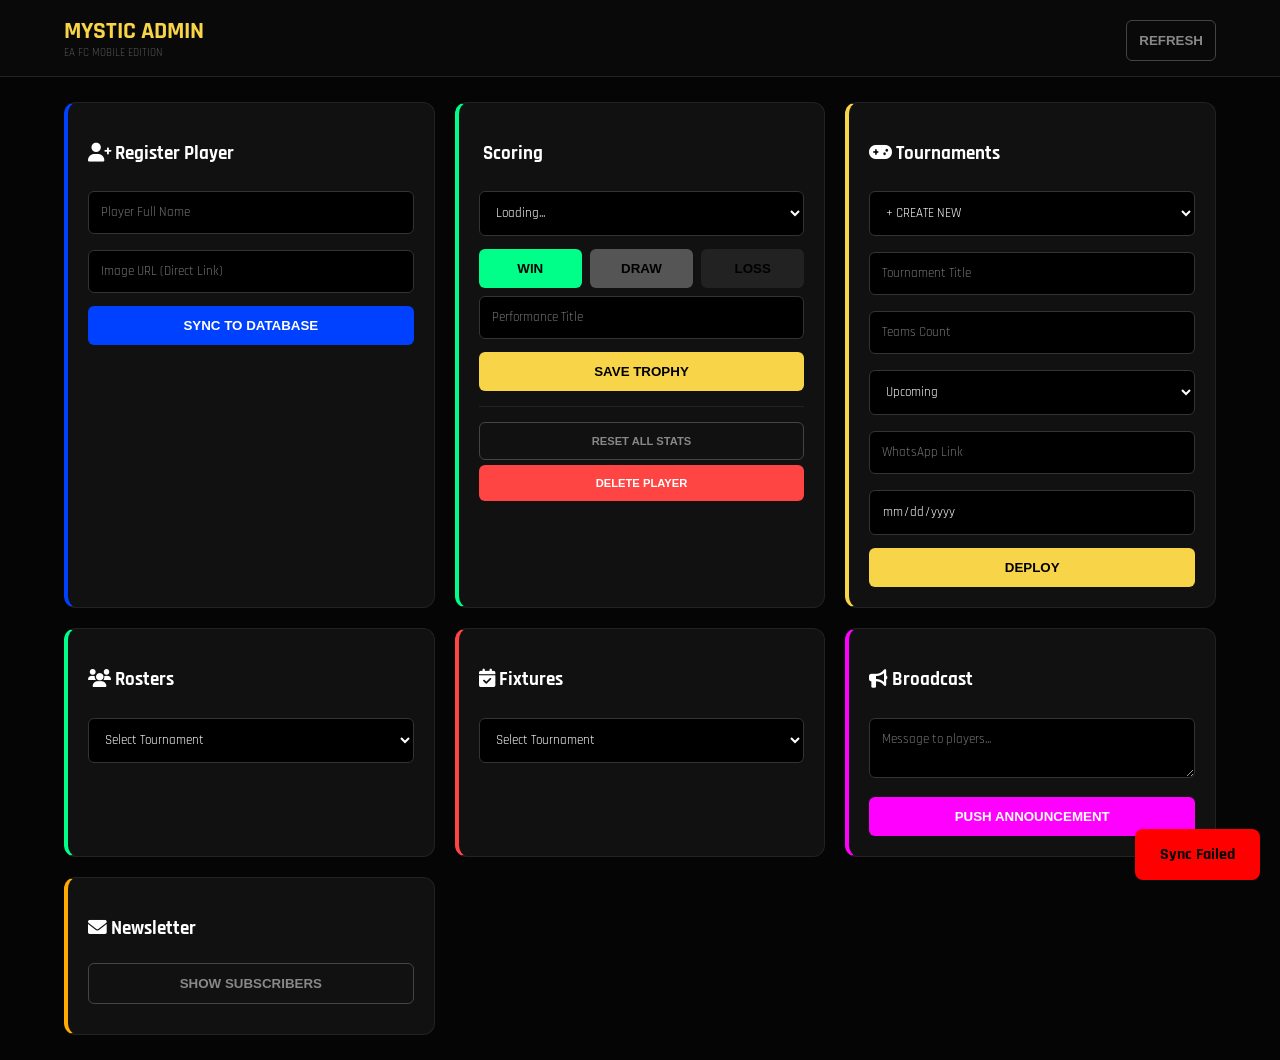
<file: ai_studio_code (4).html>
<!DOCTYPE html>
<html lang="en">
<head>
    <meta charset="UTF-8">
    <meta name="viewport" content="width=device-width, initial-scale=1.0">
    <title>Mystic Ultimate Admin | EA FC Mobile</title>
    <link href="https://fonts.googleapis.com/css2?family=Rajdhani:wght@500;700&display=swap" rel="stylesheet">
    <link rel="stylesheet" href="https://cdnjs.cloudflare.com/ajax/libs/font-awesome/6.0.0/css/all.min.css">
    <style>
        :root { --accent: #f8d448; --blue: #0041FF; --red: #ff4444; --green: #00ff88; --bg: #050505; --card: #111; --border: #222; }
        body { background: var(--bg); color: white; font-family: 'Rajdhani', sans-serif; margin: 0; padding: 0; }
        header { position: sticky; top: 0; z-index: 1000; background: rgba(10, 10, 10, 0.95); border-bottom: 1px solid var(--border); padding: 15px 5%; display: flex; justify-content: space-between; align-items: center; }
        .main-container { padding: 25px 5%; }
        .dashboard-grid { display: grid; grid-template-columns: repeat(auto-fit, minmax(340px, 1fr)); gap: 20px; }
        .card { background: var(--card); padding: 20px; border-radius: 12px; border: 1px solid var(--border); }
        input, select, textarea { width: 100%; padding: 12px; margin: 8px 0; background: #000; border: 1px solid #333; color: white; border-radius: 6px; box-sizing: border-box; font-family: inherit; }
        button { width: 100%; padding: 12px; border: none; font-weight: 700; cursor: pointer; border-radius: 6px; text-transform: uppercase; margin-top: 5px; }
        .btn-yellow { background: var(--accent); color: black; }
        .btn-blue { background: var(--blue); color: white; }
        .btn-red { background: var(--red); color: white; }
        .btn-outline { background: transparent; border: 1px solid #444; color: #888; }
        #toast { position: fixed; bottom: 20px; right: 20px; padding: 15px 25px; background: var(--green); color: black; border-radius: 8px; font-weight: bold; transform: translateY(100px); transition: 0.4s; z-index: 2000; }
    </style>
</head>
<body>
    <div id="toast">Success!</div>
    <header>
        <div class="header-brand"><h2 style="color:var(--accent); margin:0;">MYSTIC ADMIN</h2><p style="margin:0; font-size:0.7rem; color:#555;">EA FC MOBILE EDITION</p></div>
        <button class="btn-outline" style="width:auto;" onclick="location.reload()">REFRESH</button>
    </header>

    <div class="main-container">
        <div class="dashboard-grid">
            
            <!-- 1. ADD PLAYER -->
            <div class="card" style="border-left: 4px solid var(--blue);">
                <h3><i class="fa-solid fa-user-plus"></i> Register Player</h3>
                <input type="text" id="newPlayerName" placeholder="Player Full Name">
                <input type="text" id="newPlayerImg" placeholder="Image URL (Direct Link)">
                <button onclick="addPlayer()" class="btn-blue" id="addPlayerBtn">Sync to Database</button>
            </div>

            <!-- 2. SCORING -->
            <div class="card" style="border-left: 4px solid var(--green);">
                <h3><i class="fa-solid fa-ranking-star"></i> Scoring</h3>
                <select id="playerSelect"><option>Loading...</option></select>
                <div style="display:grid; grid-template-columns: 1fr 1fr 1fr; gap:8px;">
                    <button onclick="rankAction('update-points', {result:'win'})" style="background:var(--green); color:black;">WIN</button>
                    <button onclick="rankAction('update-points', {result:'draw'})" style="background:#555;">DRAW</button>
                    <button onclick="rankAction('update-points', {result:'loss'})" style="background:#222;">LOSS</button>
                </div>
                <input type="text" id="trophyInput" placeholder="Performance Title">
                <button onclick="updateTrophies()" class="btn-yellow">SAVE TROPHY</button>
                <div style="margin-top:15px; border-top:1px solid #222; padding-top:10px;">
                    <button onclick="resetAll()" class="btn-outline" style="font-size:0.7rem;">RESET ALL STATS</button>
                    <button onclick="deletePlayer()" class="btn-red" style="font-size:0.7rem; margin-top:5px;">DELETE PLAYER</button>
                </div>
            </div>

            <!-- 3. TOURNAMENTS -->
            <div class="card" style="border-left: 4px solid var(--accent);">
                <h3><i class="fa-solid fa-gamepad"></i> Tournaments</h3>
                <select id="tourSelect" onchange="fillTourForm()"><option value="">+ CREATE NEW</option></select>
                <input type="hidden" id="editId">
                <input type="text" id="tTitle" placeholder="Tournament Title">
                <input type="text" id="tTeams" placeholder="Teams Count">
                <select id="tStatus"><option value="Upcoming">Upcoming</option><option value="Live">Live</option><option value="Ended">Ended</option></select>
                <input type="text" id="tJoin" placeholder="WhatsApp Link">
                <input type="date" id="tDate">
                <button onclick="submitTour()" class="btn-yellow">Deploy</button>
                <button id="delBtn" onclick="deleteTour()" class="btn-red" style="display:none; font-size:0.8rem;">Delete Tournament</button>
            </div>

            <!-- 4. ROSTERS -->
            <div class="card" style="border-left: 4px solid #00ff88;">
                <h3><i class="fa-solid fa-users"></i> Rosters</h3>
                <select id="rosterTourSelect" onchange="loadRosterList()"><option value="">Select Tournament</option></select>
                <div id="rosterEditor" style="display:none;">
                    <input type="text" id="rosTeam" placeholder="Team Name">
                    <input type="text" id="rosPlayer" placeholder="Player Name">
                    <button onclick="addToRoster()" class="btn-blue">Add to Roster</button>
                    <div id="currentRoster" style="margin-top:10px; max-height:150px; overflow-y:auto; background:#000; border-radius:5px;"></div>
                </div>
            </div>

            <!-- 5. FIXTURES -->
            <div class="card" style="border-left: 4px solid var(--red);">
                <h3><i class="fa-solid fa-calendar-check"></i> Fixtures</h3>
                <select id="fixTourSelect" onchange="loadFixtureManager()"><option value="">Select Tournament</option></select>
                <div id="fixtureEditor" style="display:none;">
                    <input type="text" id="newStageName" placeholder="Stage Name">
                    <button onclick="manageFixture('add-stage')" class="btn-red">+ Add Stage</button>
                    <div id="stagesList" style="margin-top:10px;"></div>
                </div>
            </div>

            <!-- 6. BROADCAST -->
            <div class="card" style="border-left: 4px solid #ff00ff;">
                <h3><i class="fa-solid fa-bullhorn"></i> Broadcast</h3>
                <textarea id="annMsg" placeholder="Message to players..."></textarea>
                <button onclick="broadcast()" class="btn-blue" style="background:#ff00ff;">Push Announcement</button>
            </div>

            <!-- 7. NEWSLETTER -->
            <div class="card" style="border-left: 4px solid #ffaa00;">
                <h3><i class="fa-solid fa-envelope"></i> Newsletter</h3>
                <button onclick="loadSubscribers()" class="btn-outline">Show Subscribers</button>
                <div id="subList" style="margin-top:10px; font-family:monospace; color:#888;"></div>
            </div>

        </div>
    </div>

    <script>
        const API = "https://nl-server-k7i9.onrender.com/api";
        let toursData = [];

        function notify(msg, color = "#00ff88") {
            const t = document.getElementById('toast');
            t.innerText = msg; t.style.background = color;
            t.style.transform = "translateY(0)";
            setTimeout(() => { t.style.transform = "translateY(100px)"; }, 3000);
        }

        async function loadEverything() {
            try {
                const [pRes, tRes] = await Promise.all([
                    fetch(`${API}/player-list`).then(r => r.json()),
                    fetch(`${API}/manage-tournament`).then(r => r.json())
                ]);
                document.getElementById('playerSelect').innerHTML = pRes.map(p => `<option value="${p.name}">${p.name}</option>`).join('');
                toursData = tRes;
                const opts = tRes.map(t => `<option value="${t._id}">${t.title}</option>`).join('');
                document.getElementById('tourSelect').innerHTML = '<option value="">+ CREATE NEW</option>' + opts;
                document.getElementById('rosterTourSelect').innerHTML = '<option value="">Select Tournament</option>' + opts;
                document.getElementById('fixTourSelect').innerHTML = '<option value="">Select Tournament</option>' + opts;
            } catch(e) { notify("Sync Failed", "red"); }
        }

        // ADD PLAYER WITH DEBUG
        async function addPlayer() {
            const name = document.getElementById('newPlayerName').value.trim();
            const profilePic = document.getElementById('newPlayerImg').value.trim();
            const btn = document.getElementById('addPlayerBtn');

            if(!name) return alert("Name is required!");

            btn.innerText = "Syncing..."; btn.disabled = true;

            try {
                const res = await fetch(`${API}/add-player`, {
                    method: 'POST',
                    headers: {'Content-Type': 'application/json'},
                    body: JSON.stringify({ name, profilePic })
                });

                const data = await res.json();

                if(res.ok) {
                    notify("Registered!");
                    document.getElementById('newPlayerName').value = "";
                    document.getElementById('newPlayerImg').value = "";
                    loadEverything();
                } else {
                    alert("Server Error: " + data.error);
                }
            } catch(err) {
                alert("Network Error: Could not connect to server. Check Render logs.");
            } finally {
                btn.innerText = "Sync to Database"; btn.disabled = false;
            }
        }

        async function rankAction(endpoint, data) {
            const name = document.getElementById('playerSelect').value;
            await fetch(`${API}/${endpoint}`, { method: 'POST', headers: {'Content-Type': 'application/json'}, body: JSON.stringify({ name, ...data }) });
            notify("Updated!");
        }

        async function updateTrophies() {
            const name = document.getElementById('playerSelect').value;
            const trophies = document.getElementById('trophyInput').value;
            await fetch(`${API}/update-trophies`, { method: 'POST', headers: {'Content-Type': 'application/json'}, body: JSON.stringify({ name, trophies }) });
            notify("Saved!");
        }

        async function resetAll() {
            if(prompt("Type 'mystic2024' to reset") === 'mystic2024') {
                await fetch(`${API}/reset-rankings`, { method: 'POST' });
                loadEverything();
            }
        }

        async function deletePlayer() {
            const name = document.getElementById('playerSelect').value;
            if(confirm(`Delete ${name}?`)) { await fetch(`${API}/delete-player-safe`, { method: 'POST', headers: {'Content-Type': 'application/json'}, body: JSON.stringify({ name }) }); loadEverything(); }
        }

        function fillTourForm() {
            const id = document.getElementById('tourSelect').value;
            if(!id) { document.getElementById('editId').value = ""; document.getElementById('delBtn').style.display="none"; return; }
            const t = toursData.find(x => x._id === id);
            document.getElementById('editId').value = t._id;
            document.getElementById('tTitle').value = t.title;
            document.getElementById('tTeams').value = t.totalTeams;
            document.getElementById('tStatus').value = t.status;
            document.getElementById('tJoin').value = t.joinLink;
            document.getElementById('tDate').value = t.date;
            document.getElementById('delBtn').style.display="block";
        }

        async function submitTour() {
            const id = document.getElementById('editId').value;
            const data = { title: document.getElementById('tTitle').value, totalTeams: document.getElementById('tTeams').value, status: document.getElementById('tStatus').value, joinLink: document.getElementById('tJoin').value, date: document.getElementById('tDate').value };
            const endpoint = id ? 'update-tournament' : 'manage-tournament';
            await fetch(`${API}/${endpoint}`, { method: 'POST', headers: {'Content-Type': 'application/json'}, body: JSON.stringify(id ? {id, data} : data) });
            notify("Tournament Updated!"); loadEverything();
        }

        async function deleteTour() {
            if(confirm("Delete?")) { await fetch(`${API}/delete-tournament`, { method: 'POST', headers: {'Content-Type': 'application/json'}, body: JSON.stringify({ id: document.getElementById('editId').value }) }); loadEverything(); }
        }

        async function loadRosterList() {
            const id = document.getElementById('rosterTourSelect').value;
            if(!id) { document.getElementById('rosterEditor').style.display="none"; return; }
            document.getElementById('rosterEditor').style.display="block";
            const t = toursData.find(x => x._id === id);
            document.getElementById('currentRoster').innerHTML = (t.roster || []).map(team => `<div style="padding:8px; border-bottom:1px solid #222; display:flex; justify-content:space-between;"><span><b>${team.teamName}</b>: ${team.players.join(', ')}</span><i class="fa-solid fa-trash" onclick="removeTeam('${team._id}')" style="color:red; cursor:pointer;"></i></div>`).join('');
        }

        async function addToRoster() {
            const tourId = document.getElementById('rosterTourSelect').value;
            const teamName = document.getElementById('rosTeam').value;
            const playerName = document.getElementById('rosPlayer').value;
            await fetch(`${API}/update-roster`, { method: 'POST', headers: {'Content-Type': 'application/json'}, body: JSON.stringify({ tourId, teamName, playerName, action: 'add' }) });
            loadEverything(); setTimeout(loadRosterList, 500);
        }

        async function removeTeam(teamId) {
            await fetch(`${API}/update-roster`, { method: 'POST', headers: {'Content-Type': 'application/json'}, body: JSON.stringify({ tourId: document.getElementById('rosterTourSelect').value, teamId, action: 'remove-team' }) });
            loadEverything(); setTimeout(loadRosterList, 500);
        }

        async function loadFixtureManager() {
            const id = document.getElementById('fixTourSelect').value;
            if(!id) { document.getElementById('fixtureEditor').style.display="none"; return; }
            document.getElementById('fixtureEditor').style.display="block";
            const t = toursData.find(x => x._id === id);
            document.getElementById('stagesList').innerHTML = (t.fixtures || []).map(stage => `
                <div style="background:#1a1a1a; padding:10px; border-radius:8px; margin-bottom:10px;">
                    <div style="display:flex; justify-content:space-between; color:var(--red);"><b>${stage.stageName}</b><i class="fa-solid fa-trash" onclick="manageFixture('delete-stage', {stageId:'${stage._id}'})"></i></div>
                    ${stage.matches.map(m => `<div style="display:grid; grid-template-columns: 1fr 40px 10px 40px 1fr 30px; gap:5px; margin-top:5px; align-items:center;">
                        <span style="font-size:0.7rem; text-align:right;">${m.p1}</span>
                        <input type="text" value="${m.s1}" id="s1_${m._id}" style="padding:2px; text-align:center; margin:0;">
                        <span>-</span>
                        <input type="text" value="${m.s2}" id="s2_${m._id}" style="padding:2px; text-align:center; margin:0;">
                        <span style="font-size:0.7rem;">${m.p2}</span>
                        <button onclick="updateScore('${stage._id}','${m._id}')" style="background:var(--green); color:black; padding:2px; margin:0;"><i class="fa-solid fa-save"></i></button>
                    </div>`).join('')}
                    <div style="display:grid; grid-template-columns: 1fr 1fr 40px; gap:5px; margin-top:10px;">
                        <input type="text" id="p1_${stage._id}" placeholder="P1" style="margin:0;"><input type="text" id="p2_${stage._id}" placeholder="P2" style="margin:0;">
                        <button onclick="addMatch('${stage._id}')" style="background:#444; margin:0;">+</button>
                    </div>
                </div>`).join('');
        }

        async function manageFixture(action, extra) { await fetch(`${API}/update-fixtures`, { method: 'POST', headers: {'Content-Type': 'application/json'}, body: JSON.stringify({ tourId: document.getElementById('fixTourSelect').value, stageName: document.getElementById('newStageName').value, action, ...extra }) }); loadEverything(); setTimeout(loadFixtureManager, 500); }
        async function addMatch(stageId) { await fetch(`${API}/update-fixtures`, { method: 'POST', headers: {'Content-Type': 'application/json'}, body: JSON.stringify({ tourId: document.getElementById('fixTourSelect').value, stageId, action: 'add-match', matchData: { p1: document.getElementById(`p1_${stageId}`).value, p2: document.getElementById(`p2_${stageId}`).value } }) }); loadEverything(); setTimeout(loadFixtureManager, 500); }
        async function updateScore(stageId, matchId) { await fetch(`${API}/update-fixtures`, { method: 'POST', headers: {'Content-Type': 'application/json'}, body: JSON.stringify({ tourId: document.getElementById('fixTourSelect').value, stageId, matchId, action: 'update-score', matchData: { s1: document.getElementById(`s1_${matchId}`).value, s2: document.getElementById(`s2_${matchId}`).value } }) }); notify("Score Saved"); }

        async function broadcast() { await fetch(`${API}/announcement`, { method: 'POST', headers: {'Content-Type': 'application/json'}, body: JSON.stringify({ message: document.getElementById('annMsg').value }) }); notify("Sent!"); document.getElementById('annMsg').value=""; }
        async function loadSubscribers() { const r = await fetch(`${API}/subscribers`); const d = await r.json(); document.getElementById('subList').innerText = d.map(s => s.email).join(', '); }

        window.onload = loadEverything;
    </script>
</body>
</html>
</file>
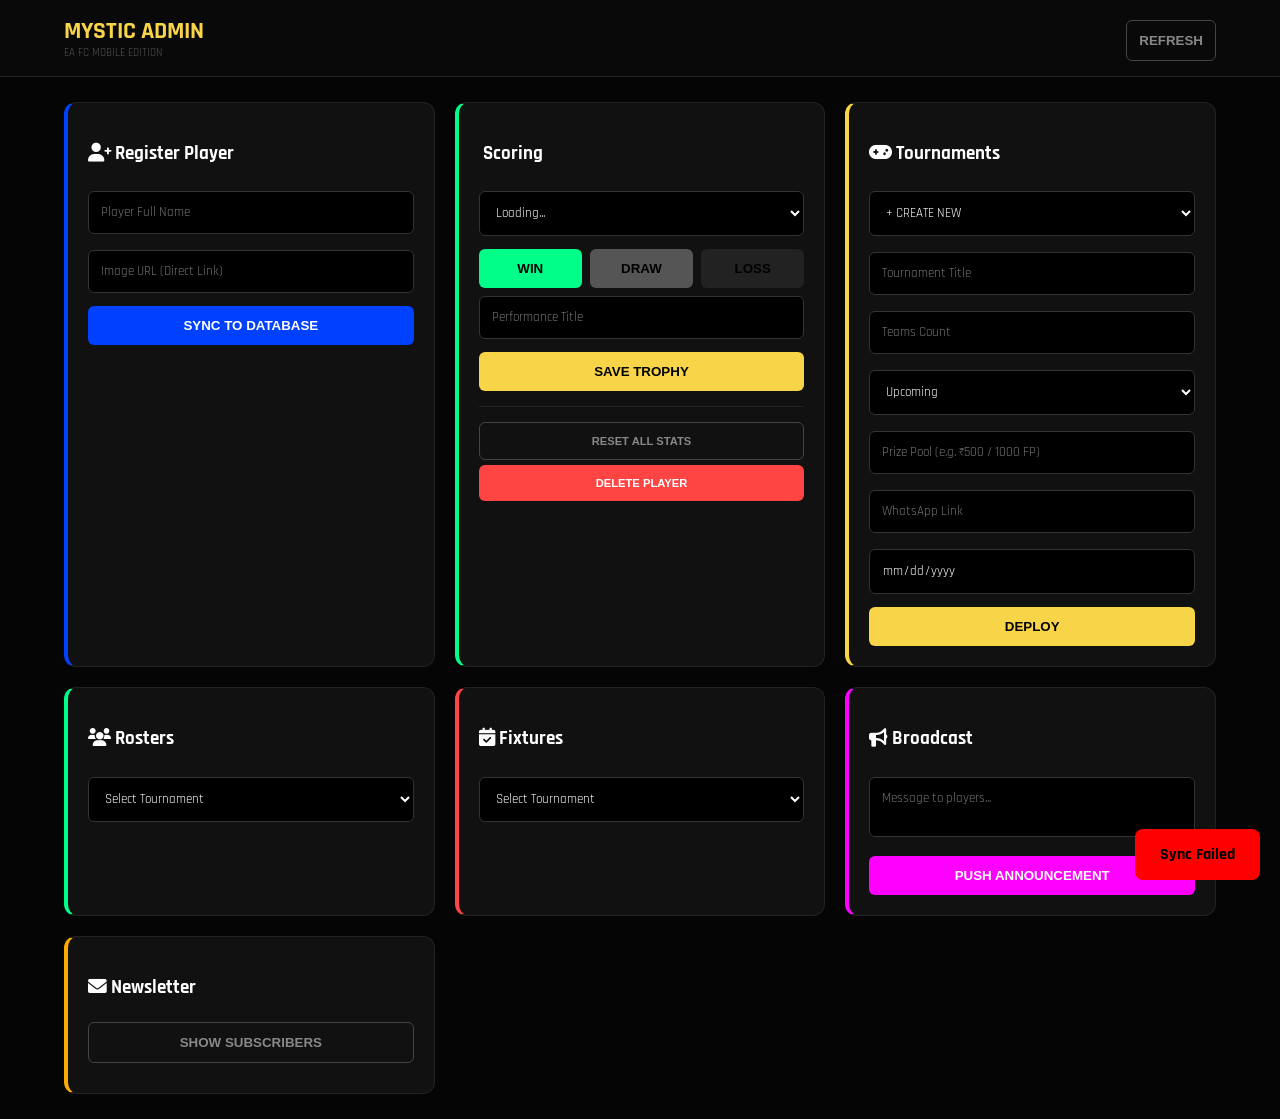
<file: ai_studio_code (5).html>
<!DOCTYPE html>
<html lang="en">
<head>
    <meta charset="UTF-8">
    <meta name="viewport" content="width=device-width, initial-scale=1.0">
    <title>Mystic Ultimate Admin | EA FC Mobile</title>
    <link href="https://fonts.googleapis.com/css2?family=Rajdhani:wght@500;700&display=swap" rel="stylesheet">
    <link rel="stylesheet" href="https://cdnjs.cloudflare.com/ajax/libs/font-awesome/6.0.0/css/all.min.css">
    <style>
        :root { --accent: #f8d448; --blue: #0041FF; --red: #ff4444; --green: #00ff88; --bg: #050505; --card: #111; --border: #222; }
        body { background: var(--bg); color: white; font-family: 'Rajdhani', sans-serif; margin: 0; padding: 0; }
        header { position: sticky; top: 0; z-index: 1000; background: rgba(10, 10, 10, 0.95); border-bottom: 1px solid var(--border); padding: 15px 5%; display: flex; justify-content: space-between; align-items: center; }
        .main-container { padding: 25px 5%; }
        .dashboard-grid { display: grid; grid-template-columns: repeat(auto-fit, minmax(340px, 1fr)); gap: 20px; }
        .card { background: var(--card); padding: 20px; border-radius: 12px; border: 1px solid var(--border); }
        input, select, textarea { width: 100%; padding: 12px; margin: 8px 0; background: #000; border: 1px solid #333; color: white; border-radius: 6px; box-sizing: border-box; font-family: inherit; }
        button { width: 100%; padding: 12px; border: none; font-weight: 700; cursor: pointer; border-radius: 6px; text-transform: uppercase; margin-top: 5px; }
        .btn-yellow { background: var(--accent); color: black; }
        .btn-blue { background: var(--blue); color: white; }
        .btn-red { background: var(--red); color: white; }
        .btn-outline { background: transparent; border: 1px solid #444; color: #888; }
        #toast { position: fixed; bottom: 20px; right: 20px; padding: 15px 25px; background: var(--green); color: black; border-radius: 8px; font-weight: bold; transform: translateY(100px); transition: 0.4s; z-index: 2000; }
    </style>
</head>
<body>
    <div id="toast">Success!</div>
    <header>
        <div class="header-brand"><h2 style="color:var(--accent); margin:0;">MYSTIC ADMIN</h2><p style="margin:0; font-size:0.7rem; color:#555;">EA FC MOBILE EDITION</p></div>
        <button class="btn-outline" style="width:auto;" onclick="location.reload()">REFRESH</button>
    </header>

    <div class="main-container">
        <div class="dashboard-grid">
            
            <!-- 1. ADD PLAYER -->
            <div class="card" style="border-left: 4px solid var(--blue);">
                <h3><i class="fa-solid fa-user-plus"></i> Register Player</h3>
                <input type="text" id="newPlayerName" placeholder="Player Full Name">
                <input type="text" id="newPlayerImg" placeholder="Image URL (Direct Link)">
                <button onclick="addPlayer()" class="btn-blue" id="addPlayerBtn">Sync to Database</button>
            </div>

            <!-- 2. SCORING -->
            <div class="card" style="border-left: 4px solid var(--green);">
                <h3><i class="fa-solid fa-ranking-star"></i> Scoring</h3>
                <select id="playerSelect"><option>Loading...</option></select>
                <div style="display:grid; grid-template-columns: 1fr 1fr 1fr; gap:8px;">
                    <button onclick="rankAction('update-points', {result:'win'})" style="background:var(--green); color:black;">WIN</button>
                    <button onclick="rankAction('update-points', {result:'draw'})" style="background:#555;">DRAW</button>
                    <button onclick="rankAction('update-points', {result:'loss'})" style="background:#222;">LOSS</button>
                </div>
                <input type="text" id="trophyInput" placeholder="Performance Title">
                <button onclick="updateTrophies()" class="btn-yellow">SAVE TROPHY</button>
                <div style="margin-top:15px; border-top:1px solid #222; padding-top:10px;">
                    <button onclick="resetAll()" class="btn-outline" style="font-size:0.7rem;">RESET ALL STATS</button>
                    <button onclick="deletePlayer()" class="btn-red" style="font-size:0.7rem; margin-top:5px;">DELETE PLAYER</button>
                </div>
            </div>

            <!-- 3. TOURNAMENTS -->
            <div class="card" style="border-left: 4px solid var(--accent);">
                <h3><i class="fa-solid fa-gamepad"></i> Tournaments</h3>
                <select id="tourSelect" onchange="fillTourForm()"><option value="">+ CREATE NEW</option></select>
                <input type="hidden" id="editId">
                <input type="text" id="tTitle" placeholder="Tournament Title">
                <input type="text" id="tTeams" placeholder="Teams Count">
                <select id="tStatus" onchange="toggleWinnerField()"><option value="Upcoming">Upcoming</option><option value="Live">Live</option><option value="Ended">Ended</option></select>
                <input type="text" id="tWinner" placeholder="Tournament Winner Name" style="display:none; border: 1px solid gold;">
                <input type="text" id="tPrize" placeholder="Prize Pool (e.g. ₹500 / 1000 FP)">
                <input type="text" id="tJoin" placeholder="WhatsApp Link">
                <input type="date" id="tDate">
                <button onclick="submitTour()" class="btn-yellow">Deploy</button>
                <button id="delBtn" onclick="deleteTour()" class="btn-red" style="display:none; font-size:0.8rem;">Delete Tournament</button>
            </div>

            <!-- 4. ROSTERS -->
            <div class="card" style="border-left: 4px solid #00ff88;">
                <h3><i class="fa-solid fa-users"></i> Rosters</h3>
                <select id="rosterTourSelect" onchange="loadRosterList()"><option value="">Select Tournament</option></select>
                <div id="rosterEditor" style="display:none;">
                    <input type="text" id="rosTeam" placeholder="Team Name">
                    <input type="text" id="rosPlayer" placeholder="Player Name">
                    <button onclick="addToRoster()" class="btn-blue">Add to Roster</button>
                    <div id="currentRoster" style="margin-top:10px; max-height:150px; overflow-y:auto; background:#000; border-radius:5px;"></div>
                </div>
            </div>

            <!-- 5. FIXTURES -->
            <div class="card" style="border-left: 4px solid var(--red);">
                <h3><i class="fa-solid fa-calendar-check"></i> Fixtures</h3>
                <select id="fixTourSelect" onchange="loadFixtureManager()"><option value="">Select Tournament</option></select>
                <div id="fixtureEditor" style="display:none;">
                    <input type="text" id="newStageName" placeholder="Stage Name">
                    <button onclick="manageFixture('add-stage')" class="btn-red">+ Add Stage</button>
                    <div id="stagesList" style="margin-top:10px;"></div>
                </div>
            </div>

            <!-- 6. BROADCAST -->
            <div class="card" style="border-left: 4px solid #ff00ff;">
                <h3><i class="fa-solid fa-bullhorn"></i> Broadcast</h3>
                <textarea id="annMsg" placeholder="Message to players..."></textarea>
                <button onclick="broadcast()" class="btn-blue" style="background:#ff00ff;">Push Announcement</button>
            </div>

            <!-- 7. NEWSLETTER -->
            <div class="card" style="border-left: 4px solid #ffaa00;">
                <h3><i class="fa-solid fa-envelope"></i> Newsletter</h3>
                <button onclick="loadSubscribers()" class="btn-outline">Show Subscribers</button>
                <div id="subList" style="margin-top:10px; font-family:monospace; color:#888;"></div>
            </div>

        </div>
    </div>

    <script>
        const API = "https://ml-server-uw6r.onrender.com/api";
        let toursData = [];

        function notify(msg, color = "#00ff88") {
            const t = document.getElementById('toast');
            t.innerText = msg; t.style.background = color;
            t.style.transform = "translateY(0)";
            setTimeout(() => { t.style.transform = "translateY(100px)"; }, 3000);
        }

        async function loadEverything() {
            try {
                const [pRes, tRes] = await Promise.all([
                    fetch(`${API}/player-list`).then(r => r.json()),
                    fetch(`${API}/manage-tournament`).then(r => r.json())
                ]);
                document.getElementById('playerSelect').innerHTML = pRes.map(p => `<option value="${p.name}">${p.name}</option>`).join('');
                toursData = tRes;
                const opts = tRes.map(t => `<option value="${t._id}">${t.title}</option>`).join('');
                document.getElementById('tourSelect').innerHTML = '<option value="">+ CREATE NEW</option>' + opts;
                document.getElementById('rosterTourSelect').innerHTML = '<option value="">Select Tournament</option>' + opts;
                document.getElementById('fixTourSelect').innerHTML = '<option value="">Select Tournament</option>' + opts;
            } catch(e) { notify("Sync Failed", "red"); }
        }

        async function addPlayer() {
            const name = document.getElementById('newPlayerName').value.trim();
            const profilePic = document.getElementById('newPlayerImg').value.trim();
            const btn = document.getElementById('addPlayerBtn');
            if(!name) return alert("Name is required!");
            btn.innerText = "Syncing..."; btn.disabled = true;
            try {
                const res = await fetch(`${API}/add-player`, {
                    method: 'POST',
                    headers: {'Content-Type': 'application/json'},
                    body: JSON.stringify({ name, profilePic })
                });
                const data = await res.json();
                if(res.ok) {
                    notify("Registered!");
                    document.getElementById('newPlayerName').value = "";
                    document.getElementById('newPlayerImg').value = "";
                    loadEverything();
                } else {
                    alert("Server Error: " + data.error);
                }
            } catch(err) {
                alert("Network Error: Could not connect to server.");
            } finally {
                btn.innerText = "Sync to Database"; btn.disabled = false;
            }
        }

        async function rankAction(endpoint, data) {
            const name = document.getElementById('playerSelect').value;
            await fetch(`${API}/${endpoint}`, { method: 'POST', headers: {'Content-Type': 'application/json'}, body: JSON.stringify({ name, ...data }) });
            notify("Updated!");
        }

        async function updateTrophies() {
            const name = document.getElementById('playerSelect').value;
            const trophies = document.getElementById('trophyInput').value;
            await fetch(`${API}/update-trophies`, { method: 'POST', headers: {'Content-Type': 'application/json'}, body: JSON.stringify({ name, trophies }) });
            notify("Saved!");
        }

        async function resetAll() {
            if(prompt("Type 'mystic2024' to reset") === 'mystic2024') {
                await fetch(`${API}/reset-rankings`, { method: 'POST' });
                loadEverything();
            }
        }

        async function deletePlayer() {
            const name = document.getElementById('playerSelect').value;
            if(confirm(`Delete ${name}?`)) { await fetch(`${API}/delete-player-safe`, { method: 'POST', headers: {'Content-Type': 'application/json'}, body: JSON.stringify({ name }) }); loadEverything(); }
        }

        // --- TOURNAMENT FUNCTIONS (UPDATED) ---
        function toggleWinnerField() {
            const status = document.getElementById('tStatus').value;
            document.getElementById('tWinner').style.display = (status === 'Ended') ? 'block' : 'none';
        }

        function fillTourForm() {
            const id = document.getElementById('tourSelect').value;
            if(!id) { 
                document.getElementById('editId').value = ""; 
                document.getElementById('delBtn').style.display="none"; 
                document.getElementById('tWinner').style.display="none";
                document.querySelectorAll('#tTitle, #tTeams, #tWinner, #tPrize, #tJoin, #tDate').forEach(i => i.value = "");
                return; 
            }
            const t = toursData.find(x => x._id === id);
            document.getElementById('editId').value = t._id;
            document.getElementById('tTitle').value = t.title || "";
            document.getElementById('tTeams').value = t.totalTeams || "";
            document.getElementById('tStatus').value = t.status || "Upcoming";
            document.getElementById('tWinner').value = t.winner || "";
            document.getElementById('tPrize').value = t.prize || "";
            document.getElementById('tJoin').value = t.joinLink || "";
            document.getElementById('tDate').value = t.date || "";
            document.getElementById('delBtn').style.display="block";
            toggleWinnerField();
        }

        async function submitTour() {
            const id = document.getElementById('editId').value;
            const data = { 
                title: document.getElementById('tTitle').value, 
                totalTeams: document.getElementById('tTeams').value, 
                status: document.getElementById('tStatus').value, 
                winner: document.getElementById('tWinner').value, 
                prize: document.getElementById('tPrize').value,          
                joinLink: document.getElementById('tJoin').value, 
                date: document.getElementById('tDate').value 
            };
            const endpoint = id ? 'update-tournament' : 'manage-tournament';
            await fetch(`${API}/${endpoint}`, { 
                method: 'POST', 
                headers: {'Content-Type': 'application/json'}, 
                body: JSON.stringify(id ? {id, data} : data) 
            });
            notify("Tournament Saved!"); 
            loadEverything();
        }

        async function deleteTour() {
            if(confirm("Delete Tournament?")) { 
                await fetch(`${API}/delete-tournament`, { 
                    method: 'POST', 
                    headers: {'Content-Type': 'application/json'}, 
                    body: JSON.stringify({ id: document.getElementById('editId').value }) 
                }); 
                loadEverything(); 
            }
        }

        async function loadRosterList() {
            const id = document.getElementById('rosterTourSelect').value;
            if(!id) { document.getElementById('rosterEditor').style.display="none"; return; }
            document.getElementById('rosterEditor').style.display="block";
            const t = toursData.find(x => x._id === id);
            document.getElementById('currentRoster').innerHTML = (t.roster || []).map(team => `<div style="padding:8px; border-bottom:1px solid #222; display:flex; justify-content:space-between;"><span><b>${team.teamName}</b>: ${team.players.join(', ')}</span><i class="fa-solid fa-trash" onclick="removeTeam('${team._id}')" style="color:red; cursor:pointer;"></i></div>`).join('');
        }

        async function addToRoster() {
            const tourId = document.getElementById('rosterTourSelect').value;
            const teamName = document.getElementById('rosTeam').value;
            const playerName = document.getElementById('rosPlayer').value;
            await fetch(`${API}/update-roster`, { method: 'POST', headers: {'Content-Type': 'application/json'}, body: JSON.stringify({ tourId, teamName, playerName, action: 'add' }) });
            loadEverything(); setTimeout(loadRosterList, 500);
        }

        async function removeTeam(teamId) {
            await fetch(`${API}/update-roster`, { method: 'POST', headers: {'Content-Type': 'application/json'}, body: JSON.stringify({ tourId: document.getElementById('rosterTourSelect').value, teamId, action: 'remove-team' }) });
            loadEverything(); setTimeout(loadRosterList, 500);
        }

        async function loadFixtureManager() {
            const id = document.getElementById('fixTourSelect').value;
            if(!id) { document.getElementById('fixtureEditor').style.display="none"; return; }
            document.getElementById('fixtureEditor').style.display="block";
            const t = toursData.find(x => x._id === id);
            document.getElementById('stagesList').innerHTML = (t.fixtures || []).map(stage => `
                <div style="background:#1a1a1a; padding:10px; border-radius:8px; margin-bottom:10px;">
                    <div style="display:flex; justify-content:space-between; color:var(--red);"><b>${stage.stageName}</b><i class="fa-solid fa-trash" onclick="manageFixture('delete-stage', {stageId:'${stage._id}'})"></i></div>
                    ${stage.matches.map(m => `<div style="display:grid; grid-template-columns: 1fr 40px 10px 40px 1fr 30px; gap:5px; margin-top:5px; align-items:center;">
                        <span style="font-size:0.7rem; text-align:right;">${m.p1}</span>
                        <input type="text" value="${m.s1}" id="s1_${m._id}" style="padding:2px; text-align:center; margin:0;">
                        <span>-</span>
                        <input type="text" value="${m.s2}" id="s2_${m._id}" style="padding:2px; text-align:center; margin:0;">
                        <span style="font-size:0.7rem;">${m.p2}</span>
                        <button onclick="updateScore('${stage._id}','${m._id}')" style="background:var(--green); color:black; padding:2px; margin:0;"><i class="fa-solid fa-save"></i></button>
                    </div>`).join('')}
                    <div style="display:grid; grid-template-columns: 1fr 1fr 40px; gap:5px; margin-top:10px;">
                        <input type="text" id="p1_${stage._id}" placeholder="P1" style="margin:0;"><input type="text" id="p2_${stage._id}" placeholder="P2" style="margin:0;">
                        <button onclick="addMatch('${stage._id}')" style="background:#444; margin:0;">+</button>
                    </div>
                </div>`).join('');
        }

        async function manageFixture(action, extra) { await fetch(`${API}/update-fixtures`, { method: 'POST', headers: {'Content-Type': 'application/json'}, body: JSON.stringify({ tourId: document.getElementById('fixTourSelect').value, stageName: document.getElementById('newStageName').value, action, ...extra }) }); loadEverything(); setTimeout(loadFixtureManager, 500); }
        async function addMatch(stageId) { await fetch(`${API}/update-fixtures`, { method: 'POST', headers: {'Content-Type': 'application/json'}, body: JSON.stringify({ tourId: document.getElementById('fixTourSelect').value, stageId, action: 'add-match', matchData: { p1: document.getElementById(`p1_${stageId}`).value, p2: document.getElementById(`p2_${stageId}`).value } }) }); loadEverything(); setTimeout(loadFixtureManager, 500); }
        async function updateScore(stageId, matchId) { await fetch(`${API}/update-fixtures`, { method: 'POST', headers: {'Content-Type': 'application/json'}, body: JSON.stringify({ tourId: document.getElementById('fixTourSelect').value, stageId, matchId, action: 'update-score', matchData: { s1: document.getElementById(`s1_${matchId}`).value, s2: document.getElementById(`s2_${matchId}`).value } }) }); notify("Score Saved"); }

        async function broadcast() { await fetch(`${API}/announcement`, { method: 'POST', headers: {'Content-Type': 'application/json'}, body: JSON.stringify({ message: document.getElementById('annMsg').value }) }); notify("Sent!"); document.getElementById('annMsg').value=""; }
        async function loadSubscribers() { const r = await fetch(`${API}/subscribers`); const d = await r.json(); document.getElementById('subList').innerText = d.map(s => s.email).join(', '); }

        window.onload = loadEverything;
    </script>
</body>
</html>
</file>
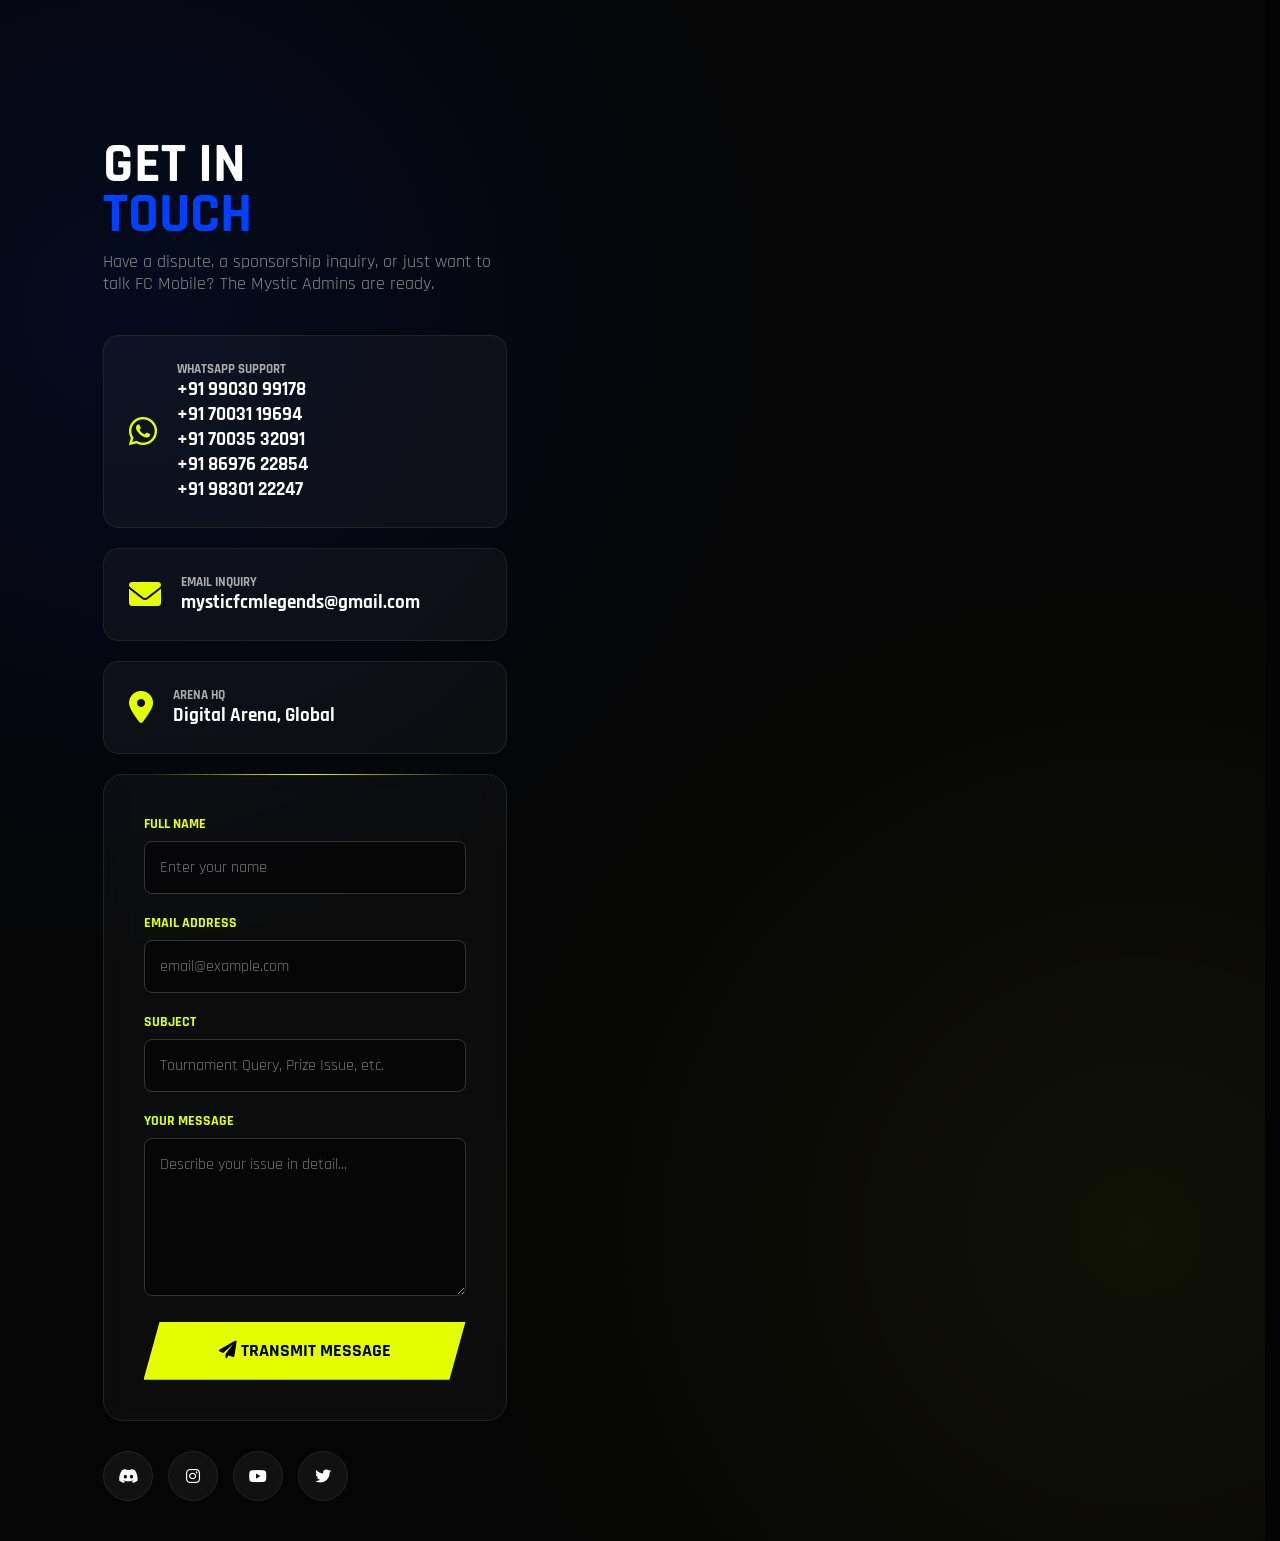
<file: contact.html>
<!DOCTYPE html>
<html lang="en">
<head>
    <meta charset="UTF-8">
    <meta name="viewport" content="width=device-width, initial-scale=1.0">
    <title>Contact Us | Mystic Legends</title>
    <link rel="stylesheet" href="style.css">
    <link href="https://fonts.googleapis.com/css2?family=Rajdhani:wght@500;700&display=swap" rel="stylesheet">
    <link rel="stylesheet" href="https://cdnjs.cloudflare.com/ajax/libs/font-awesome/6.0.0/css/all.min.css">
    <style>
        :root {
            --accent-yellow: #E4FF00;
            --nexus-blue: #0041FF;
            --dark-bg: #050505;
            --glass: rgba(255, 255, 255, 0.03);
        }

        body {
            background: var(--dark-bg);
            color: white;
            font-family: 'Rajdhani', sans-serif;
            margin: 0;
            padding-top: 100px;
            background-image: 
                radial-gradient(circle at 10% 20%, rgba(0, 65, 255, 0.1) 0%, transparent 40%),
                radial-gradient(circle at 90% 80%, rgba(228, 255, 0, 0.05) 0%, transparent 40%);
        }

        .contact-container {
            max-width: 1100px;
            margin: 0 auto;
            display: grid;
            grid-template-columns: 1fr 1.5fr;
            gap: 50px;
            padding: 40px 20px;
        }

        /* --- Left Side: Social & Info --- */
        .contact-sidebar h1 {
            font-size: 3.5rem;
            text-transform: uppercase;
            margin-bottom: 10px;
            line-height: 0.9;
        }

        .contact-sidebar p {
            color: #888;
            font-size: 1.1rem;
            margin-bottom: 40px;
        }

        .info-card {
            background: var(--glass);
            border: 1px solid #222;
            padding: 25px;
            border-radius: 15px;
            margin-bottom: 20px;
            display: flex;
            align-items: center;
            gap: 20px;
            transition: 0.3s;
            text-decoration: none;
            color: white;
        }

        .info-card:hover {
            border-color: var(--nexus-blue);
            background: rgba(0, 65, 255, 0.05);
            transform: translateX(10px);
        }

        .info-card i {
            font-size: 2rem;
            color: var(--accent-yellow);
        }

        .info-card div h4 { margin: 0; color: #aaa; font-size: 0.8rem; text-transform: uppercase; }
        .info-card div p { margin: 0; font-weight: bold; font-size: 1.2rem; color: white; }

        /* --- Right Side: The Form --- */
        .contact-form-wrapper {
            background: var(--glass);
            border: 1px solid #222;
            padding: 40px;
            border-radius: 20px;
            backdrop-filter: blur(10px);
            position: relative;
        }

        .contact-form-wrapper::before {
            content: "";
            position: absolute;
            top: -1px; left: 50px; right: 50px; height: 1px;
            background: linear-gradient(90deg, transparent, var(--accent-yellow), transparent);
        }

        .form-group { margin-bottom: 20px; }
        .form-group label { display: block; margin-bottom: 8px; color: var(--accent-yellow); font-weight: bold; font-size: 0.9rem; }
        
        input, textarea {
            width: 100%;
            background: rgba(0,0,0,0.5);
            border: 1px solid #333;
            padding: 15px;
            color: white;
            font-family: 'Rajdhani', sans-serif;
            font-size: 1rem;
            border-radius: 8px;
            box-sizing: border-box;
        }

        input:focus, textarea:focus {
            outline: none;
            border-color: var(--nexus-blue);
            box-shadow: 0 0 15px rgba(0, 65, 255, 0.2);
        }

        .send-btn {
            width: 100%;
            background: var(--accent-yellow);
            color: black;
            border: none;
            padding: 18px;
            font-weight: bold;
            font-size: 1.1rem;
            cursor: pointer;
            text-transform: uppercase;
            clip-path: polygon(5% 0%, 100% 0%, 95% 100%, 0% 100%);
            transition: 0.3s;
        }

        .send-btn:hover {
            transform: scale(1.02);
            box-shadow: 0 0 20px rgba(228, 255, 0, 0.4);
        }

        /* --- Social Bar --- */
        .social-links {
            display: flex;
            gap: 15px;
            margin-top: 30px;
        }

        .social-icon {
            width: 50px;
            height: 50px;
            background: #111;
            display: flex;
            align-items: center;
            justify-content: center;
            border-radius: 50%;
            color: white;
            text-decoration: none;
            transition: 0.3s;
            border: 1px solid #222;
        }

        .social-icon:hover {
            background: var(--nexus-blue);
            color: white;
            transform: translateY(-5px);
        }
        /* --- MOBILE RESPONSIVE FIX --- */
@media (max-width: 768px) {
    .contact-container {
        grid-template-columns: 1fr; /* This stacks them one after another */
        gap: 30px;
        padding: 20px;
        margin-top: 20px;
    }

    .contact-sidebar h1 {
        font-size: 2.5rem; /* Smaller text for mobile */
        text-align: center;
    }

    .contact-sidebar p {
        text-align: center;
    }

    .contact-form-wrapper {
        padding: 25px 20px; /* Less padding on small screens */
    }

    .info-card {
        padding: 15px;
    }

    .info-card:hover {
        transform: none; /* Disable slide effect on mobile for better touch experience */
    }

    .social-links {
        justify-content: center; /* Center icons on mobile */
    }

    .send-btn {
        padding: 15px;
        font-size: 1rem;
    }
}

    </style>
</head>
<body>

    <div class="contact-container">
        
        <!-- SIDEBAR -->
        <div class="contact-sidebar">
            <h1>GET IN <br><span style="color:var(--nexus-blue)">TOUCH</span></h1>
            <p>Have a dispute, a sponsorship inquiry, or just want to talk FC Mobile? The Mystic Admins are ready.</p>

            <a href="https://wa.me/yournumber" class="info-card">
                <i class="fa-brands fa-whatsapp"></i>
                <div>
                    <h4>WhatsApp Support</h4>
                    <p>+91 99030 99178</p>
                    <p>+91 70031 19694</p>
                    <p>+91 70035 32091</p>
                    <p>+91 86976 22854</p>
                    <p>+91 98301 22247</p>
                </div>
            </a>

            <div class="info-card">
                <i class="fa-solid fa-envelope"></i>
                <div>
                    <h4>Email Inquiry</h4>
                    <p>mysticfcmlegends@gmail.com</p>
                </div>
            </div>

            <div class="info-card">
                <i class="fa-solid fa-location-dot"></i>
                <div>
                    <h4>Arena HQ</h4>
                    <p>Digital Arena, Global</p>
                </div>
            </div>
        

        <!-- UPDATE YOUR FORM TAG LIKE THIS -->
<div class="contact-form-wrapper">
    <!-- Replace 'YOUR_FORM_ID' with the ID from Formspree -->
    <form id="contactForm" action="https://formspree.io/f/xrejzzlr" method="POST">
        
        <div class="form-group">
            <label>FULL NAME</label>
            <!-- IMPORTANT: name="name" added -->
            <input type="text" name="name" id="userName" placeholder="Enter your name" required>
        </div>

        <div class="form-group">
            <label>EMAIL ADDRESS</label>
            <!-- IMPORTANT: name="email" added -->
            <input type="email" name="email" id="userEmail" placeholder="email@example.com" required>
        </div>

        <div class="form-group">
            <label>SUBJECT</label>
            <!-- IMPORTANT: name="subject" added -->
            <input type="text" name="subject" id="subject" placeholder="Tournament Query, Prize Issue, etc." required>
        </div>

        <div class="form-group">
            <label>YOUR MESSAGE</label>
            <!-- IMPORTANT: name="message" added -->
            <textarea name="message" id="message" rows="6" placeholder="Describe your issue in detail..." required></textarea>
        </div>

        <!-- This hidden input prevents the user from leaving your site after submitting -->
        <input type="hidden" name="_next" value="https://nexus-legends-roan.vercel.app/contact.html">

        <button type="submit" class="send-btn" id="submitBtn">
            <i class="fa-solid fa-paper-plane"></i> TRANSMIT MESSAGE
        </button>
    </form>

    <div id="statusMsg" style="margin-top:20px; text-align:center; display:none; color:var(--accent-yellow); font-weight:bold;">
        <i class="fa-solid fa-circle-check"></i> TRANSMISSION RECEIVED! WE WILL CONTACT YOU SHORTLY.
    </div>
</div>
            <div class="social-links">
                <a href="#" class="social-icon"><i class="fa-brands fa-discord"></i></a>
                <a href="#" class="social-icon"><i class="fa-brands fa-instagram"></i></a>
                <a href="#" class="social-icon"><i class="fa-brands fa-youtube"></i></a>
                <a href="#" class="social-icon"><i class="fa-brands fa-twitter"></i></a>
            </div>

<script>
    const form = document.getElementById("contactForm");
    
    async function handleSubmit(event) {
      event.preventDefault();
      const status = document.getElementById("statusMsg");
      const btn = document.getElementById("submitBtn");
      const data = new FormData(event.target);

      // Start Animation
      btn.innerHTML = '<i class="fa-solid fa-spinner fa-spin"></i> ENCRYPTING...';
      btn.style.opacity = "0.7";
      btn.style.pointerEvents = "none";

      // Send to Formspree
      fetch(event.target.action, {
        method: form.method,
        body: data,
        headers: {
            'Accept': 'application/json'
        }
      }).then(response => {
        if (response.ok) {
          // Success
          form.style.display = "none";
          status.style.display = "block";
        } else {
          // Error
          response.json().then(data => {
            alert("Transmission Error: " + data.errors.map(error => error.message).join(", "));
            btn.innerHTML = 'RETRY TRANSMISSION';
            btn.style.opacity = "1";
            btn.style.pointerEvents = "all";
          })
        }
      }).catch(error => {
        alert("Oops! There was a problem connecting to the server.");
        btn.innerHTML = 'RETRY TRANSMISSION';
        btn.style.opacity = "1";
        btn.style.pointerEvents = "all";
      });
    }

    form.addEventListener("submit", handleSubmit);
</script>

</body>
</html>
</file>
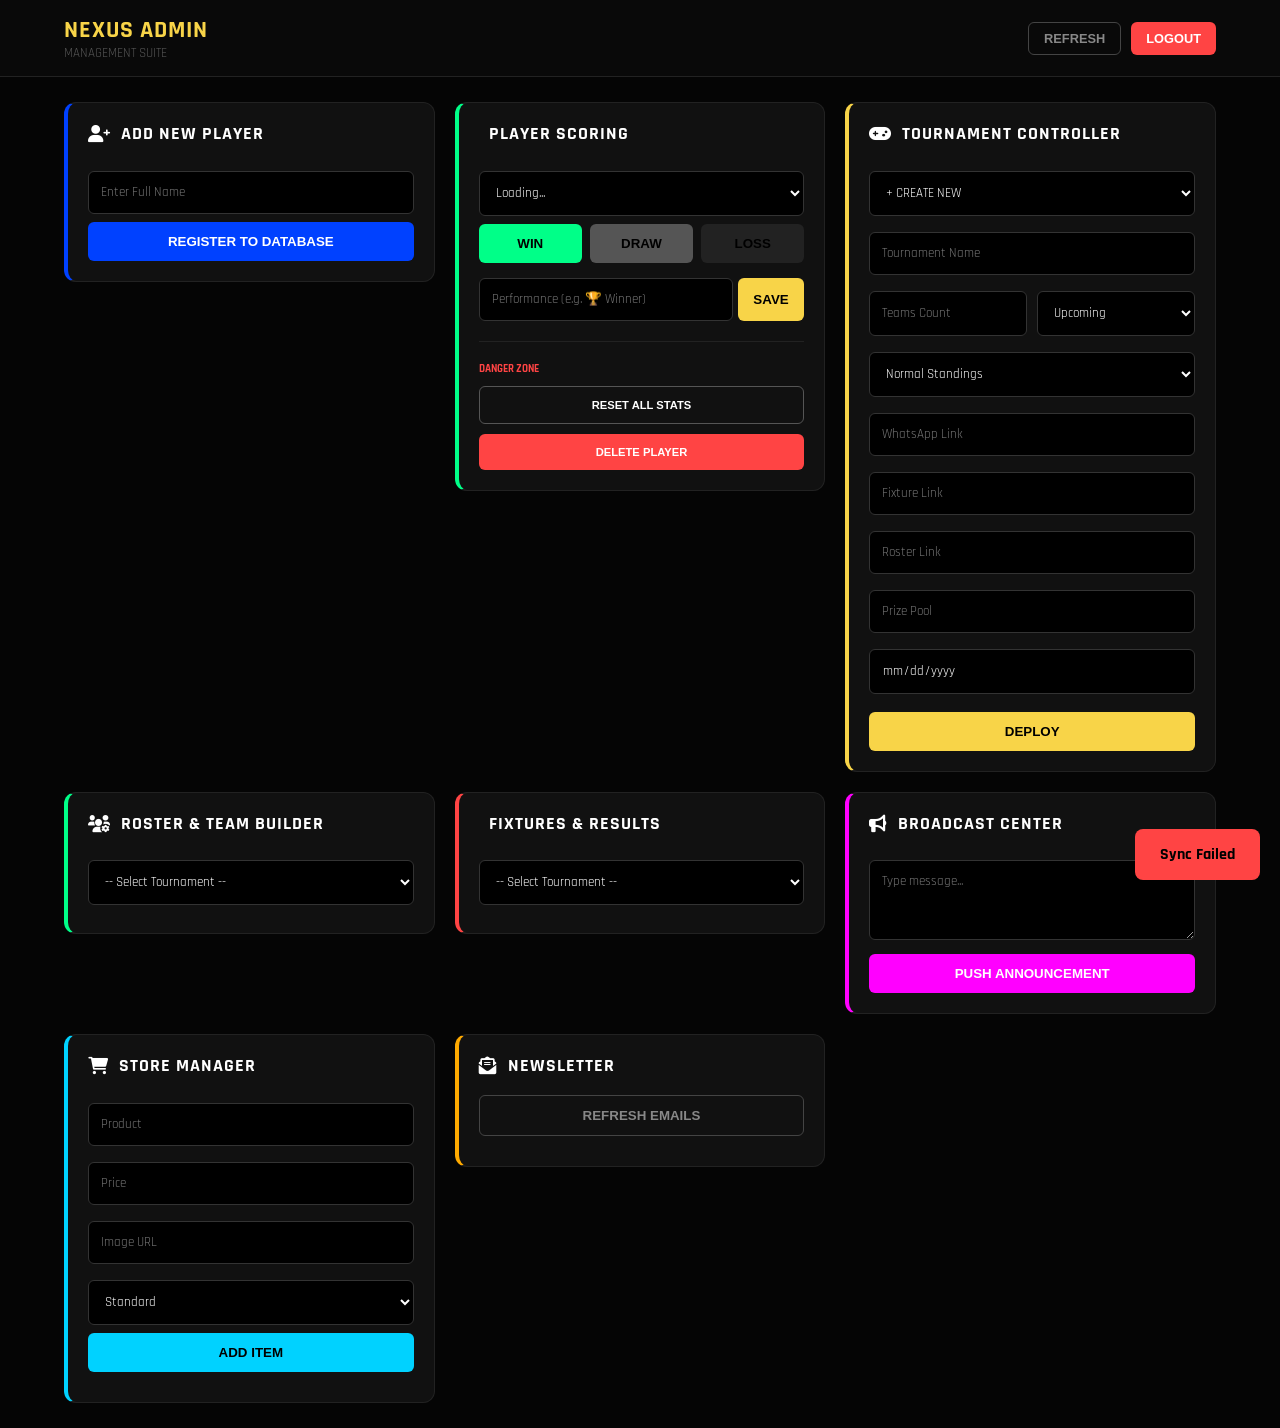
<file: dashboard (8).html>
<!DOCTYPE html>
<html lang="en">
<head>
    <meta charset="UTF-8">
    <meta name="viewport" content="width=device-width, initial-scale=1.0">
    <title>Nexus Power Admin | v3</title>
    <link href="https://fonts.googleapis.com/css2?family=Rajdhani:wght@500;700&display=swap" rel="stylesheet">
    <link rel="stylesheet" href="https://cdnjs.cloudflare.com/ajax/libs/font-awesome/6.0.0/css/all.min.css">
    <style>
        :root { 
            --accent: #f8d448; --blue: #0041FF; --red: #ff4444; --green: #00ff88;
            --bg: #050505; --card: #111; --border: #222;
        }
        body { background: var(--bg); color: white; font-family: 'Rajdhani', sans-serif; margin: 0; padding: 0; overflow-x: hidden; }
        header { position: sticky; top: 0; z-index: 1000; background: rgba(10, 10, 10, 0.95); backdrop-filter: blur(10px); border-bottom: 1px solid var(--border); padding: 15px 5%; display: flex; justify-content: space-between; align-items: center; }
        .header-brand h2 { color: var(--accent); margin: 0; font-size: 1.5rem; letter-spacing: 1px; }
        .header-brand p { color: #555; margin: 0; font-size: 0.8rem; text-transform: uppercase; }
        .header-btns { display: flex; gap: 10px; }
        .header-btns button { width: auto; padding: 8px 15px; font-size: 0.8rem; }
        .main-container { padding: 25px 5%; }
        .dashboard-grid { display: grid; grid-template-columns: repeat(auto-fit, minmax(340px, 1fr)); gap: 20px; align-items: start; }
        .card { background: var(--card); padding: 20px; border-radius: 12px; border: 1px solid var(--border); transition: 0.3s ease; }
        .card:hover { border-color: #333; transform: translateY(-3px); }
        h3 { margin-top: 0; text-transform: uppercase; letter-spacing: 1px; font-size: 1.1rem; display: flex; align-items: center; gap: 10px;}
        input, select, textarea { width: 100%; padding: 12px; margin: 8px 0; background: #000; border: 1px solid #333; color: white; border-radius: 6px; font-family: inherit; outline: none; box-sizing: border-box; }
        input:focus, select:focus { border-color: var(--accent); }
        button { width: 100%; padding: 12px; border: none; font-weight: 700; cursor: pointer; border-radius: 6px; text-transform: uppercase; transition: 0.2s; }
        button:active { transform: scale(0.97); }
        .btn-yellow { background: var(--accent); color: black; }
        .btn-blue { background: var(--blue); color: white; }
        .btn-red { background: var(--red); color: white; }
        .btn-outline { background: transparent; border: 1px solid #444; color: #888; }
        #toast { position: fixed; bottom: 20px; right: 20px; padding: 15px 25px; background: var(--green); color: black; border-radius: 8px; font-weight: bold; transform: translateY(100px); transition: 0.4s; z-index: 2000; }
        @media (max-width: 600px) { .header-brand h2 { font-size: 1.2rem; } .dashboard-grid { grid-template-columns: 1fr; } }
    </style>
</head>
<body>
    <div id="toast">Success!</div>
    <header>
        <div class="header-brand"><h2>NEXUS ADMIN</h2><p>Management Suite</p></div>
        <div class="header-btns">
            <button class="btn-outline" onclick="location.reload()">REFRESH</button>
            <button class="btn-red" onclick="window.location.href='index.html'">LOGOUT</button>
        </div>
    </header>

    <div class="main-container">
        <div class="dashboard-grid">
            <div class="card" style="border-left: 4px solid var(--blue);">
                <h3><i class="fa-solid fa-user-plus"></i> Add New Player</h3>
                <input type="text" id="newPlayerName" placeholder="Enter Full Name">
                <button onclick="addPlayer()" class="btn-blue">Register to Database</button>
            </div>

            <div class="card" style="border-left: 4px solid var(--green);">
                <h3><i class="fa-solid fa-ranking-star"></i> Player Scoring</h3>
                <select id="playerSelect"><option>Loading...</option></select>
                <div style="display:grid; grid-template-columns: 1fr 1fr 1fr; gap:8px;">
                    <button onclick="rankAction('update-points', {result:'win'})" style="background:var(--green); color:black;">WIN</button>
                    <button onclick="rankAction('update-points', {result:'draw'})" style="background:#555;">DRAW</button>
                    <button onclick="rankAction('update-points', {result:'loss'})" style="background:#222;">LOSS</button>
                </div>
                <div style="margin-top:15px; display:flex; gap:5px;">
                    <input type="text" id="trophyInput" placeholder="Performance (e.g. 🏆 Winner)" style="margin:0;">
                    <button onclick="updateTrophies()" class="btn-blue" style="width:80px; background:var(--accent); color:black;">SAVE</button>
                </div>
                <div style="margin-top:20px; padding-top:20px; border-top:1px solid #222;">
                    <p style="color:var(--red); font-size:0.7rem; margin:0 0 10px; font-weight:bold;">DANGER ZONE</p>
                    <button onclick="resetAll()" class="btn-outline" style="color:#fff; border-color:#555; margin-bottom:10px; font-size:0.7rem;">RESET ALL STATS</button>
                    <button onclick="deletePlayer()" class="btn-red" style="font-size:0.7rem;">DELETE PLAYER</button>
                </div>
            </div>

            <div class="card" style="border-left: 4px solid var(--accent);">
                <h3><i class="fa-solid fa-gamepad"></i> Tournament Controller</h3>
                <select id="tourSelect" onchange="fillTourForm()"><option value="">+ CREATE NEW</option></select>
                <div id="tourForm">
                    <input type="hidden" id="editId">
                    <input type="text" id="tTitle" placeholder="Tournament Name">
                    <div style="display:grid; grid-template-columns: 1fr 1fr; gap:10px;">
                        <input type="text" id="tTeams" placeholder="Teams Count">
                        <select id="tStatus" onchange="toggleWinField()">
                            <option value="Upcoming">Upcoming</option><option value="Live">Live</option><option value="Ended">Ended</option>
                        </select>
                    </div>
                    <select id="tTableType">
                        <option value="Normal">Normal Standings</option><option value="Group">Group Standings</option>
                    </select>
                    <input type="text" id="tWinner" placeholder="Winner Name" style="display:none; border: 1px solid gold;">
                    <input type="text" id="tJoin" placeholder="WhatsApp Link">
                    <input type="text" id="tFixture" placeholder="Fixture Link">
                    <input type="text" id="tRoster" placeholder="Roster Link">
                    <input type="text" id="tPrize" placeholder="Prize Pool">
                    <input type="date" id="tDate">
                    <div style="display:flex; gap:10px; margin-top:10px;">
                        <button id="subBtn" onclick="submitTour()" class="btn-yellow" style="flex:2;">Deploy</button>
                        <button id="delBtn" onclick="deleteTour()" class="btn-red" style="flex:1; display:none;">Del</button>
                    </div>
                </div>
            </div>

            <div class="card" style="border-left: 4px solid #00ff88;">
                <h3><i class="fa-solid fa-users-gear"></i> Roster & Team Builder</h3>
                <select id="rosterTourSelect" onchange="loadRosterList()"><option value="">-- Select Tournament --</option></select>
                <div id="rosterEditor" style="display:none;">
                    <input type="text" id="rosTeam" placeholder="Team Name">
                    <input type="text" id="rosPlayer" placeholder="Player Name">
                    <input type="text" id="rosGroup" placeholder="Assign Group (e.g. Group A)" value="Group A">
                    <button onclick="addToRoster()" class="btn-yellow" style="background:#00ff88; color:black; margin-top:10px;">ADD TO TEAM</button>
                    <div id="currentRoster" style="margin-top:20px; max-height: 200px; overflow-y: auto;"></div>
                </div>
            </div>

            <div class="card" style="border-left: 4px solid var(--red);">
                <h3><i class="fa-solid fa-stadium"></i> Fixtures & Results</h3>
                <select id="fixTourSelect" onchange="loadFixtureManager()"><option value="">-- Select Tournament --</option></select>
                <div id="fixtureEditor" style="display:none;">
                    <div style="display:flex; gap:5px; margin: 10px 0;">
                        <input type="text" id="newStageName" placeholder="New Stage (e.g. Group A)">
                        <button onclick="manageFixture('add-stage')" class="btn-blue" style="width:80px; background:var(--red);">+ STAGE</button>
                    </div>
                    <div id="stagesList"></div>
                </div>
            </div>

            <div class="card" style="border-left: 4px solid #ff00ff;">
                <h3><i class="fa-solid fa-bullhorn"></i> Broadcast Center</h3>
                <textarea id="annMsg" placeholder="Type message..." style="height:80px;"></textarea>
                <button onclick="broadcast()" class="btn-blue" style="background:#ff00ff;">Push Announcement</button>
            </div>

            <div class="card" style="border-left: 4px solid #00d2ff;">
                <h3><i class="fa-solid fa-cart-shopping"></i> Store Manager</h3>
                <input type="text" id="itemName" placeholder="Product">
                <input type="text" id="itemPrice" placeholder="Price">
                <input type="text" id="itemImg" placeholder="Image URL">
                <select id="itemCat">
                    <option value="Standard">Standard</option><option value="Special">Special</option><option value="Discount">Discount</option>
                </select>
                <button onclick="addStoreItem()" class="btn-blue" style="background:#00d2ff; color:black;">Add Item</button>
                <div id="adminStoreList" style="margin-top:10px;"></div>
            </div>

            <div class="card" style="border-left: 4px solid #ffaa00;">
                <h3><i class="fa-solid fa-envelope-open-text"></i> Newsletter</h3>
                <button onclick="loadSubscribers()" class="btn-outline">Refresh Emails</button>
                <div id="subList" style="margin-top:10px; max-height:150px; overflow-y:auto;"></div>
            </div>
        </div>
    </div>

    <script>
        const API = "https://nl-server-k7i9.onrender.com/api";
        let toursData = [];

        function notify(msg, color = "#00ff88") {
            const t = document.getElementById('toast');
            t.innerText = msg; t.style.background = color;
            t.style.transform = "translateY(0)";
            setTimeout(() => { t.style.transform = "translateY(100px)"; }, 3000);
        }

        async function loadEverything() {
            try {
                const [pRes, tRes] = await Promise.all([
                    fetch(`${API}/player-list`).then(r => r.json()),
                    fetch(`${API}/manage-tournament`).then(r => r.json())
                ]);
                document.getElementById('playerSelect').innerHTML = pRes.map(p => `<option value="${p.name}">${p.name}</option>`).join('');
                toursData = tRes;
                const opts = tRes.map(t => `<option value="${t._id}">${t.title}</option>`).join('');
                document.getElementById('tourSelect').innerHTML = '<option value="">+ CREATE NEW</option>' + opts;
                document.getElementById('rosterTourSelect').innerHTML = '<option value="">-- Select Tournament --</option>' + opts;
                document.getElementById('fixTourSelect').innerHTML = '<option value="">-- Select Tournament --</option>' + opts;
                loadAdminStore();
            } catch (e) { notify("Sync Failed", "#ff4444"); }
        }

        async function addPlayer() {
            const name = document.getElementById('newPlayerName').value;
            const res = await fetch(`${API}/add-player`, { method: 'POST', headers: {'Content-Type': 'application/json'}, body: JSON.stringify({ name }) });
            if(res.ok) { notify("Registered!"); document.getElementById('newPlayerName').value = ""; loadEverything(); }
        }

        async function rankAction(endpoint, data) {
            const name = document.getElementById('playerSelect').value;
            await fetch(`${API}/${endpoint}`, { method: 'POST', headers: {'Content-Type': 'application/json'}, body: JSON.stringify({ name, ...data }) });
            notify("Updated!");
        }

        async function updateTrophies() {
            const name = document.getElementById('playerSelect').value;
            const trophies = document.getElementById('trophyInput').value;
            await fetch(`${API}/update-trophies`, { method: 'POST', headers: {'Content-Type': 'application/json'}, body: JSON.stringify({ name, trophies }) });
            notify("Saved!");
        }

        async function resetAll() {
            if (prompt("Type 'nexus2024' to wipe stats") === "nexus2024") {
                await fetch(`${API}/reset-rankings`, { method: 'POST' });
                loadEverything();
            }
        }

        async function deletePlayer() {
            const name = document.getElementById('playerSelect').value;
            if(confirm(`Delete ${name}?`)) { await fetch(`${API}/delete-player-safe`, { method: 'POST', headers: {'Content-Type': 'application/json'}, body: JSON.stringify({ name }) }); loadEverything(); }
        }

        function toggleWinField() { document.getElementById('tWinner').style.display = (document.getElementById('tStatus').value === 'Ended') ? 'block' : 'none'; }
        function resetTourForm() { document.getElementById('editId').value = ""; document.querySelectorAll('#tourForm input').forEach(i => i.value = ""); document.getElementById('delBtn').style.display = "none"; toggleWinField(); }

        function fillTourForm() {
            const id = document.getElementById('tourSelect').value;
            if(!id) return resetTourForm();
            const t = toursData.find(x => x._id === id);
            document.getElementById('editId').value = t._id;
            document.getElementById('tTitle').value = t.title;
            document.getElementById('tTeams').value = t.totalTeams;
            document.getElementById('tStatus').value = t.status;
            document.getElementById('tTableType').value = t.tableType || "Normal";
            document.getElementById('tWinner').value = t.winner || "";
            document.getElementById('tJoin').value = t.joinLink || "";
            document.getElementById('tFixture').value = t.fixtureLink || "";
            document.getElementById('tRoster').value = t.rosterLink || "";
            document.getElementById('tPrize').value = t.prize || "";
            document.getElementById('tDate').value = t.date || "";
            document.getElementById('delBtn').style.display = "block";
            toggleWinField();
        }

        async function submitTour() {
            const id = document.getElementById('editId').value;
            const data = {
                title: document.getElementById('tTitle').value,
                totalTeams: document.getElementById('tTeams').value,
                status: document.getElementById('tStatus').value,
                tableType: document.getElementById('tTableType').value,
                winner: document.getElementById('tWinner').value,
                joinLink: document.getElementById('tJoin').value,
                fixtureLink: document.getElementById('tFixture').value,
                rosterLink: document.getElementById('tRoster').value,
                prize: document.getElementById('tPrize').value,
                date: document.getElementById('tDate').value
            };
            const endpoint = id ? 'update-tournament' : 'manage-tournament';
            await fetch(`${API}/${endpoint}`, { method: 'POST', headers: {'Content-Type': 'application/json'}, body: JSON.stringify(id ? {id, data} : data) });
            notify("Tournament Live!"); loadEverything();
        }

        async function deleteTour() {
            if(confirm("Delete?")) { await fetch(`${API}/delete-tournament`, { method: 'POST', headers: {'Content-Type': 'application/json'}, body: JSON.stringify({ id: document.getElementById('editId').value }) }); resetTourForm(); loadEverything(); }
        }

        async function loadRosterList() {
            const id = document.getElementById('rosterTourSelect').value;
            if(!id) { document.getElementById('rosterEditor').style.display="none"; return; }
            document.getElementById('rosterEditor').style.display="block";
            const t = toursData.find(x => x._id === id);
            document.getElementById('currentRoster').innerHTML = (t.roster || []).map(team => `
                <div style="background:#000; padding:10px; margin-bottom:5px; border-radius:5px; border-left:3px solid #00ff88; display:flex; justify-content:space-between;">
                    <div><b>${team.teamName}</b> (${team.groupName})<br><small>${team.players.join(', ')}</small></div>
                    <i class="fa-solid fa-trash" onclick="removeTeam('${team._id}')" style="color:red; cursor:pointer;"></i>
                </div>
            `).join('');
        }

        async function addToRoster() {
            const tourId = document.getElementById('rosterTourSelect').value;
            const teamName = document.getElementById('rosTeam').value;
            const playerName = document.getElementById('rosPlayer').value;
            const groupName = document.getElementById('rosGroup').value;
            await fetch(`${API}/update-roster`, { method: 'POST', headers: {'Content-Type': 'application/json'}, body: JSON.stringify({ tourId, teamName, playerName, groupName, action: 'add' }) });
            await loadEverything(); loadRosterList();
        }

        async function removeTeam(teamId) {
            await fetch(`${API}/update-roster`, { method: 'POST', headers: {'Content-Type': 'application/json'}, body: JSON.stringify({ tourId: document.getElementById('rosterTourSelect').value, teamId, action: 'remove-team' }) });
            await loadEverything(); loadRosterList();
        }

        async function loadFixtureManager() {
            const id = document.getElementById('fixTourSelect').value;
            if(!id) { document.getElementById('fixtureEditor').style.display="none"; return; }
            document.getElementById('fixtureEditor').style.display="block";
            const t = toursData.find(x => x._id === id);
            document.getElementById('stagesList').innerHTML = (t.fixtures || []).map(stage => `
                <div style="background:#000; border:1px solid #333; padding:15px; border-radius:10px; margin-bottom:15px;">
                    <div style="display:flex; justify-content:space-between; color:var(--red); font-weight:bold; margin-bottom:10px;">
                        <span>${stage.stageName}</span><i class="fa-solid fa-trash" onclick="manageFixture('delete-stage', {stageId:'${stage._id}'})" style="cursor:pointer;"></i>
                    </div>
                    ${stage.matches.map(m => `
                        <div style="display:grid; grid-template-columns: 1fr 40px 10px 40px 1fr 40px; gap:5px; margin-bottom:8px; align-items:center;">
                            <span style="font-size:0.7rem; text-align:right;">${m.p1}</span>
                            <input type="text" value="${m.s1}" id="s1_${m._id}" style="padding:4px; text-align:center; margin:0;"><span>-</span>
                            <input type="text" value="${m.s2}" id="s2_${m._id}" style="padding:4px; text-align:center; margin:0;">
                            <span style="font-size:0.7rem;">${m.p2}</span>
                            <button onclick="updateMatchScore('${stage._id}', '${m._id}')" style="background:var(--green); color:black; padding:5px;"><i class="fa-solid fa-save"></i></button>
                        </div>
                    `).join('')}
                    <div style="display:grid; grid-template-columns: 1fr 1fr auto; gap:5px; border-top:1px solid #222; padding-top:10px;">
                        <input type="text" id="p1_${stage._id}" placeholder="P1"><input type="text" id="p2_${stage._id}" placeholder="P2">
                   <button onclick="addMatchToStage('${stage._id}')" style="background:#444; width:40px;">+</button>
                    </div>
                </div>
            `).join('');
        }

        async function manageFixture(action, extraData = {}) {
            await fetch(`${API}/update-fixtures`, { method: 'POST', headers: {'Content-Type': 'application/json'}, body: JSON.stringify({ tourId: document.getElementById('fixTourSelect').value, stageName: document.getElementById('newStageName').value, action, ...extraData }) });

await loadEverything(); loadFixtureManager();
        }

        async function addMatchToStage(stageId) {
            await fetch(`${API}/update-fixtures`, { method: 'POST', headers: {'Content-Type': 'application/json'}, body: JSON.stringify({ tourId: document.getElementById('fixTourSelect').value, stageId, action: 'add-match', matchData: { p1: document.getElementById(`p1_${stageId}`).value, p2: document.getElementById(`p2_${stageId}`).value } }) });
            await loadEverything(); loadFixtureManager();
        }

async function updateMatchScore(stageId, matchId) {
            await fetch(`${API}/update-fixtures`, { method: 'POST', headers: {'Content-Type': 'application/json'}, body: JSON.stringify({ tourId: document.getElementById('fixTourSelect').value, stageId, matchId, action: 'update-score', matchData: { s1: document.getElementById(`s1_${matchId}`).value, s2: document.getElementById(`s2_${matchId}`).value } }) });
            notify("Saved!");
        }

        async function broadcast() { await fetch(`${API}/announcement`, { method: 'POST', headers: {'Content-Type': 'application/json'}, body: JSON.stringify({ message: document.getElementById('annMsg').value }) }); notify("Broadcasted!"); }
async function addStoreItem() { await fetch(`${API}/manage-store`, { method: 'POST', headers: {'Content-Type': 'application/json'}, body: JSON.stringify({ action: 'add', data: { name: document.getElementById('itemName').value, price: document.getElementById('itemPrice').value, image: document.getElementById('itemImg').value, category: document.getElementById('itemCat').value } }) }); loadAdminStore(); }
async function loadAdminStore() { const res = await fetch(`${API}/store`); const items = await res.json(); document.getElementById('adminStoreList').innerHTML = items.map(i => `<div style="padding:5px; border-bottom:1px solid #222;">${i.name} <i class="fa-solid fa-trash" onclick="deleteStoreItem('${i._id}')" style="float:right; color:red; cursor:pointer;"></i></div>`).join(''); }
        async function deleteStoreItem(id) { await fetch(`${API}/manage-store`, { method: 'POST', headers: {'Content-Type': 'application/json'}, body: JSON.stringify({ action: 'delete', id }) }); loadAdminStore(); }

async function loadSubscribers() { const res = await fetch(`${API}/subscribers`); const data = await res.json(); document.getElementById('subList').innerHTML = data.map(s => `<div style="padding:5px; border-bottom:1px solid #222;">${s.email}</div>`).join(''); }

        window.onload = loadEverything;
    </script>
</body>
</html>
</file>
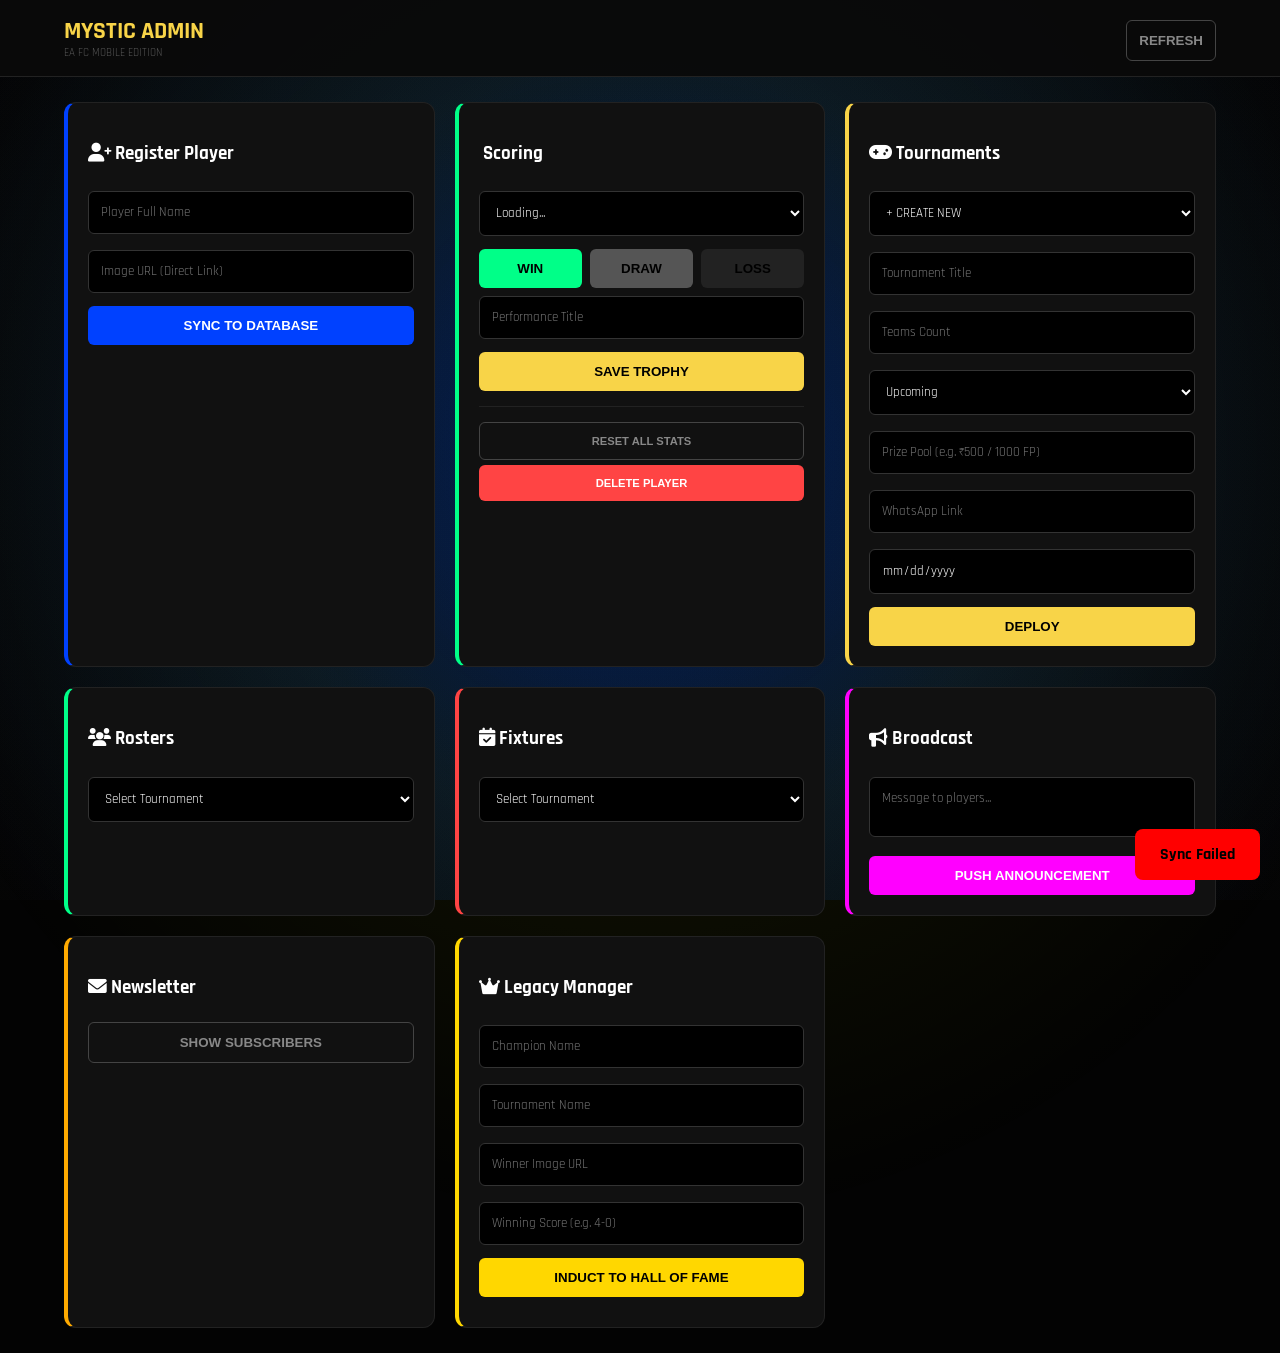
<file: dashboard.html>
<!DOCTYPE html>
<html lang="en">
<head>
    <meta charset="UTF-8">
    <meta name="viewport" content="width=device-width, initial-scale=1.0">
    <title>Mystic Ultimate Admin | EA FC Mobile</title>
    <link href="https://fonts.googleapis.com/css2?family=Rajdhani:wght@500;700&display=swap" rel="stylesheet">
    <link rel="stylesheet" href="https://cdnjs.cloudflare.com/ajax/libs/font-awesome/6.0.0/css/all.min.css">
    <style>
        :root { --accent: #f8d448; --blue: #0041FF; --red: #ff4444; --green: #00ff88; --bg: #050505; --card: #111; --border: #222; }
        body { background: var(--bg); color: white; font-family: 'Rajdhani', sans-serif; margin: 0; padding: 0; }
        header { position: sticky; top: 0; z-index: 1000; background: rgba(10, 10, 10, 0.95); border-bottom: 1px solid var(--border); padding: 15px 5%; display: flex; justify-content: space-between; align-items: center; }
        .main-container { padding: 25px 5%; }
        .dashboard-grid { display: grid; grid-template-columns: repeat(auto-fit, minmax(340px, 1fr)); gap: 20px; }
        .card { background: var(--card); padding: 20px; border-radius: 12px; border: 1px solid var(--border); }
        input, select, textarea { width: 100%; padding: 12px; margin: 8px 0; background: #000; border: 1px solid #333; color: white; border-radius: 6px; box-sizing: border-box; font-family: inherit; }
        button { width: 100%; padding: 12px; border: none; font-weight: 700; cursor: pointer; border-radius: 6px; text-transform: uppercase; margin-top: 5px; }
        .btn-yellow { background: var(--accent); color: black; }
        .btn-blue { background: var(--blue); color: white; }
        .btn-red { background: var(--red); color: white; }
        .btn-outline { background: transparent; border: 1px solid #444; color: #888; }
        #toast { position: fixed; bottom: 20px; right: 20px; padding: 15px 25px; background: var(--green); color: black; border-radius: 8px; font-weight: bold; transform: translateY(100px); transition: 0.4s; z-index: 2000; }
        body {
    /* Explicit colors: Deep Navy to Pitch Black */
    background: radial-gradient(circle at center, #001a4d 0%, #050505 100%);
    background-size: 100% 100%;
    background-attachment: fixed;
    color: white;
    margin: 0;
    padding: 0;
    min-height: 100vh;
    position: relative;
    overflow-x: hidden;
}

/* --- PREMIUM EA FC DYNAMIC BACKGROUND --- */
body {
    background-color: #030303;
    color: white;
    margin: 0;
    overflow-x: hidden;
    position: relative;
}

/* LAYER 1: The Hexagonal "Pitch" Grid */
body::before {
    content: "";
    position: fixed;
    top: 0; left: 0;
    width: 100%; height: 100%;
    background-image: 
        radial-gradient(circle at center, transparent 0%, #030303 90%),
        url('https://www.transparenttextures.com/patterns/carbon-fibre.png'); /* Subtle tech hex pattern */
    opacity: 0.2;
    z-index: -2;
}

/* LAYER 2: Moving Stadium Floodlights (Aurora) */
body::after {
    content: "";
    position: fixed;
    top: -50%; left: -50%;
    width: 200%; height: 200%;
    background: radial-gradient(circle at center, 
        rgba(0, 65, 255, 0.1) 0%, 
        rgba(228, 255, 0, 0.05) 25%, 
        transparent 50%);
    z-index: -1;
    animation: stadiumRotate 20s linear infinite;
    pointer-events: none;
}

@keyframes stadiumRotate {
    from { transform: rotate(0deg); }
    to { transform: rotate(360deg); }
}

/* --- THE "LIVING" CARD EFFECT --- */
/* This creates a neon border that "traces" around the card when you look at it */
.home-tour-card, .tour-card, .mini-leaderboard {
    position: relative;
    background: rgba(10, 10, 10, 0.8) !important;
    border: 1px solid rgba(255, 255, 255, 0.1) !important;
    overflow: hidden;
}

.home-tour-card::after {
    content: "";
    position: absolute;
    top: -50%; left: -50%;
    width: 200%; height: 200%;
    background: conic-gradient(transparent, transparent, var(--accent-yellow), transparent);
    animation: borderTrace 4s linear infinite;
    opacity: 0;
    transition: 0.5s;
    z-index: -1;
}

.home-tour-card:hover::after {
    opacity: 1;
}

@keyframes borderTrace {
    from { transform: rotate(0deg); }
    to { transform: rotate(360deg); }
}

/* --- THE "ULTIMATE TEAM" GOLD GLOW (Rank #1) --- */
.home-player-row:first-child {
    background: linear-gradient(90deg, rgba(228, 255, 0, 0.1), transparent);
    position: relative;
}

.home-player-row:first-child::before {
    content: "RANK 1 ELITE";
    position: absolute;
    right: 10px;
    font-size: 0.5rem;
    color: var(--accent-yellow);
    letter-spacing: 2px;
    top: 5px;
    animation: flash 2s infinite;
}

@keyframes flash {
    0%, 100% { opacity: 1; }
    50% { opacity: 0.3; }
}
        .mission-title, h1, h2 {
    position: relative;
    display: inline-block;
}

/* Subtle flicker effect on headings */
.mission-title::after {
    content: attr(data-text);
    position: absolute;
    left: 2px;
    text-shadow: -1px 0 #ff003c;
    top: 0;
    color: white;
    background: black;
    overflow: hidden;
    clip: rect(0, 900px, 0, 0);
    animation: noise-anim 2s infinite linear alternate-reverse;
}

@keyframes noise-anim {
    0% { clip: rect(10px, 9999px, 20px, 0); }
    20% { clip: rect(30px, 9999px, 40px, 0); }
    /* ... add more steps for more "jitter" ... */
    100% { clip: rect(80px, 9999px, 90px, 0); }
}
    </style>
</head>
<body>
    <div id="toast">Success!</div>
    <header>
        <div class="header-brand"><h2 style="color:var(--accent); margin:0;">MYSTIC ADMIN</h2><p style="margin:0; font-size:0.7rem; color:#555;">EA FC MOBILE EDITION</p></div>
        <button class="btn-outline" style="width:auto;" onclick="location.reload()">REFRESH</button>
    </header>

    <div class="main-container">
        <div class="dashboard-grid">
            
            <!-- 1. ADD PLAYER -->
            <div class="card" style="border-left: 4px solid var(--blue);">
                <h3><i class="fa-solid fa-user-plus"></i> Register Player</h3>
                <input type="text" id="newPlayerName" placeholder="Player Full Name">
                <input type="text" id="newPlayerImg" placeholder="Image URL (Direct Link)">
                <button onclick="addPlayer()" class="btn-blue" id="addPlayerBtn">Sync to Database</button>
            </div>

            <!-- 2. SCORING -->
            <div class="card" style="border-left: 4px solid var(--green);">
                <h3><i class="fa-solid fa-ranking-star"></i> Scoring</h3>
                <select id="playerSelect"><option>Loading...</option></select>
                <div style="display:grid; grid-template-columns: 1fr 1fr 1fr; gap:8px;">
                    <button onclick="rankAction('update-points', {result:'win'})" style="background:var(--green); color:black;">WIN</button>
                    <button onclick="rankAction('update-points', {result:'draw'})" style="background:#555;">DRAW</button>
                    <button onclick="rankAction('update-points', {result:'loss'})" style="background:#222;">LOSS</button>
                </div>
                <input type="text" id="trophyInput" placeholder="Performance Title">
                <button onclick="updateTrophies()" class="btn-yellow">SAVE TROPHY</button>
                <div style="margin-top:15px; border-top:1px solid #222; padding-top:10px;">
                    <button onclick="resetAll()" class="btn-outline" style="font-size:0.7rem;">RESET ALL STATS</button>
                    <button onclick="deletePlayer()" class="btn-red" style="font-size:0.7rem; margin-top:5px;">DELETE PLAYER</button>
                </div>
            </div>

            <!-- 3. TOURNAMENTS -->
            <div class="card" style="border-left: 4px solid var(--accent);">
                <h3><i class="fa-solid fa-gamepad"></i> Tournaments</h3>
                <select id="tourSelect" onchange="fillTourForm()"><option value="">+ CREATE NEW</option></select>
                <input type="hidden" id="editId">
                <input type="text" id="tTitle" placeholder="Tournament Title">
                <input type="text" id="tTeams" placeholder="Teams Count">
                <select id="tStatus" onchange="toggleWinnerField()"><option value="Upcoming">Upcoming</option><option value="Live">Live</option><option value="Ended">Ended</option></select>
                <input type="text" id="tWinner" placeholder="Tournament Winner Name" style="display:none; border: 1px solid gold;">
                <input type="text" id="tPrize" placeholder="Prize Pool (e.g. ₹500 / 1000 FP)">
                <input type="text" id="tJoin" placeholder="WhatsApp Link">
                <input type="date" id="tDate">
                <button onclick="submitTour()" class="btn-yellow">Deploy</button>
                <button id="delBtn" onclick="deleteTour()" class="btn-red" style="display:none; font-size:0.8rem;">Delete Tournament</button>
            </div>

            <!-- 4. ROSTERS -->
            <div class="card" style="border-left: 4px solid #00ff88;">
                <h3><i class="fa-solid fa-users"></i> Rosters</h3>
                <select id="rosterTourSelect" onchange="loadRosterList()"><option value="">Select Tournament</option></select>
                <div id="rosterEditor" style="display:none;">
                    <input type="text" id="rosTeam" placeholder="Team Name">
                    <input type="text" id="rosPlayer" placeholder="Player Name">
                    <button onclick="addToRoster()" class="btn-blue">Add to Roster</button>
                    <div id="currentRoster" style="margin-top:10px; max-height:150px; overflow-y:auto; background:#000; border-radius:5px;"></div>
                </div>
            </div>

            <!-- 5. FIXTURES -->
            <div class="card" style="border-left: 4px solid var(--red);">
                <h3><i class="fa-solid fa-calendar-check"></i> Fixtures</h3>
                <select id="fixTourSelect" onchange="loadFixtureManager()"><option value="">Select Tournament</option></select>
                <div id="fixtureEditor" style="display:none;">
                    <input type="text" id="newStageName" placeholder="Stage Name">
                    <button onclick="manageFixture('add-stage')" class="btn-red">+ Add Stage</button>
                    <div id="stagesList" style="margin-top:10px;"></div>
                </div>
            </div>

            <!-- 6. BROADCAST -->
            <div class="card" style="border-left: 4px solid #ff00ff;">
                <h3><i class="fa-solid fa-bullhorn"></i> Broadcast</h3>
                <textarea id="annMsg" placeholder="Message to players..."></textarea>
                <button onclick="broadcast()" class="btn-blue" style="background:#ff00ff;">Push Announcement</button>
            </div>

            <!-- 7. NEWSLETTER -->
            <div class="card" style="border-left: 4px solid #ffaa00;">
                <h3><i class="fa-solid fa-envelope"></i> Newsletter</h3>
                <button onclick="loadSubscribers()" class="btn-outline">Show Subscribers</button>
                <div id="subList" style="margin-top:10px; font-family:monospace; color:#888;"></div>
            </div>
            <!-- 8. HALL OF FAME MANAGER -->
<div class="card" style="border-left: 4px solid #FFD700;">
    <h3><i class="fa-solid fa-crown"></i> Legacy Manager</h3>
    <input type="text" id="legName" placeholder="Champion Name">
    <input type="text" id="legTour" placeholder="Tournament Name">
    <input type="text" id="legPic" placeholder="Winner Image URL">
    <input type="text" id="legScore" placeholder="Winning Score (e.g. 4-0)">
    <button onclick="addLegacy()" class="btn-yellow" style="background:gold; color:black;">Induct to Hall of Fame</button>
    <div id="adminLegacyList" style="margin-top:10px; max-height:150px; overflow-y:auto;"></div>
</div>

        </div>
    </div>

    <script>
        const API = "https://ml-server-uw6r.onrender.com/api";
        let toursData = [];

        function notify(msg, color = "#00ff88") {
            const t = document.getElementById('toast');
            t.innerText = msg; t.style.background = color;
            t.style.transform = "translateY(0)";
            setTimeout(() => { t.style.transform = "translateY(100px)"; }, 3000);
        }

        async function loadEverything() {
            try {
                const [pRes, tRes] = await Promise.all([
                    fetch(`${API}/player-list`).then(r => r.json()),
                    fetch(`${API}/manage-tournament`).then(r => r.json())
                ]);
                document.getElementById('playerSelect').innerHTML = pRes.map(p => `<option value="${p.name}">${p.name}</option>`).join('');
                toursData = tRes;
                const opts = tRes.map(t => `<option value="${t._id}">${t.title}</option>`).join('');
                document.getElementById('tourSelect').innerHTML = '<option value="">+ CREATE NEW</option>' + opts;
                document.getElementById('rosterTourSelect').innerHTML = '<option value="">Select Tournament</option>' + opts;
                document.getElementById('fixTourSelect').innerHTML = '<option value="">Select Tournament</option>' + opts;
            } catch(e) { notify("Sync Failed", "red"); }
        }

        async function addPlayer() {
            const name = document.getElementById('newPlayerName').value.trim();
            const profilePic = document.getElementById('newPlayerImg').value.trim();
            const btn = document.getElementById('addPlayerBtn');
            if(!name) return alert("Name is required!");
            btn.innerText = "Syncing..."; btn.disabled = true;
            try {
                const res = await fetch(`${API}/add-player`, {
                    method: 'POST',
                    headers: {'Content-Type': 'application/json'},
                    body: JSON.stringify({ name, profilePic })
                });
                const data = await res.json();
                if(res.ok) {
                    notify("Registered!");
                    document.getElementById('newPlayerName').value = "";
                    document.getElementById('newPlayerImg').value = "";
                    loadEverything();
                } else {
                    alert("Server Error: " + data.error);
                }
            } catch(err) {
                alert("Network Error: Could not connect to server.");
            } finally {
                btn.innerText = "Sync to Database"; btn.disabled = false;
            }
        }

        async function rankAction(endpoint, data) {
            const name = document.getElementById('playerSelect').value;
            await fetch(`${API}/${endpoint}`, { method: 'POST', headers: {'Content-Type': 'application/json'}, body: JSON.stringify({ name, ...data }) });
            notify("Updated!");
        }

        async function updateTrophies() {
            const name = document.getElementById('playerSelect').value;
            const trophies = document.getElementById('trophyInput').value;
            await fetch(`${API}/update-trophies`, { method: 'POST', headers: {'Content-Type': 'application/json'}, body: JSON.stringify({ name, trophies }) });
            notify("Saved!");
        }

        async function resetAll() {
            if(prompt("Type 'mystic2024' to reset") === 'mystic2024') {
                await fetch(`${API}/reset-rankings`, { method: 'POST' });
                loadEverything();
            }
        }

        async function deletePlayer() {
            const name = document.getElementById('playerSelect').value;
            if(confirm(`Delete ${name}?`)) { await fetch(`${API}/delete-player-safe`, { method: 'POST', headers: {'Content-Type': 'application/json'}, body: JSON.stringify({ name }) }); loadEverything(); }
        }

        // --- TOURNAMENT FUNCTIONS (UPDATED) ---
        function toggleWinnerField() {
            const status = document.getElementById('tStatus').value;
            document.getElementById('tWinner').style.display = (status === 'Ended') ? 'block' : 'none';
        }

        function fillTourForm() {
            const id = document.getElementById('tourSelect').value;
            if(!id) { 
                document.getElementById('editId').value = ""; 
                document.getElementById('delBtn').style.display="none"; 
                document.getElementById('tWinner').style.display="none";
                document.querySelectorAll('#tTitle, #tTeams, #tWinner, #tPrize, #tJoin, #tDate').forEach(i => i.value = "");
                return; 
            }
            const t = toursData.find(x => x._id === id);
            document.getElementById('editId').value = t._id;
            document.getElementById('tTitle').value = t.title || "";
            document.getElementById('tTeams').value = t.totalTeams || "";
            document.getElementById('tStatus').value = t.status || "Upcoming";
            document.getElementById('tWinner').value = t.winner || "";
            document.getElementById('tPrize').value = t.prize || "";
            document.getElementById('tJoin').value = t.joinLink || "";
            document.getElementById('tDate').value = t.date || "";
            document.getElementById('delBtn').style.display="block";
            toggleWinnerField();
        }

        async function submitTour() {
            const id = document.getElementById('editId').value;
            const data = { 
                title: document.getElementById('tTitle').value, 
                totalTeams: document.getElementById('tTeams').value, 
                status: document.getElementById('tStatus').value, 
                winner: document.getElementById('tWinner').value, 
                prize: document.getElementById('tPrize').value,          
                joinLink: document.getElementById('tJoin').value, 
                date: document.getElementById('tDate').value 
            };
            const endpoint = id ? 'update-tournament' : 'manage-tournament';
            await fetch(`${API}/${endpoint}`, { 
                method: 'POST', 
                headers: {'Content-Type': 'application/json'}, 
                body: JSON.stringify(id ? {id, data} : data) 
            });
            notify("Tournament Saved!"); 
            loadEverything();
        }

        async function deleteTour() {
            if(confirm("Delete Tournament?")) { 
                await fetch(`${API}/delete-tournament`, { 
                    method: 'POST', 
                    headers: {'Content-Type': 'application/json'}, 
                    body: JSON.stringify({ id: document.getElementById('editId').value }) 
                }); 
                loadEverything(); 
            }
        }

        async function loadRosterList() {
            const id = document.getElementById('rosterTourSelect').value;
            if(!id) { document.getElementById('rosterEditor').style.display="none"; return; }
            document.getElementById('rosterEditor').style.display="block";
            const t = toursData.find(x => x._id === id);
            document.getElementById('currentRoster').innerHTML = (t.roster || []).map(team => `<div style="padding:8px; border-bottom:1px solid #222; display:flex; justify-content:space-between;"><span><b>${team.teamName}</b>: ${team.players.join(', ')}</span><i class="fa-solid fa-trash" onclick="removeTeam('${team._id}')" style="color:red; cursor:pointer;"></i></div>`).join('');
        }

        async function addToRoster() {
            const tourId = document.getElementById('rosterTourSelect').value;
            const teamName = document.getElementById('rosTeam').value;
            const playerName = document.getElementById('rosPlayer').value;
            await fetch(`${API}/update-roster`, { method: 'POST', headers: {'Content-Type': 'application/json'}, body: JSON.stringify({ tourId, teamName, playerName, action: 'add' }) });
            loadEverything(); setTimeout(loadRosterList, 500);
        }

        async function removeTeam(teamId) {
            await fetch(`${API}/update-roster`, { method: 'POST', headers: {'Content-Type': 'application/json'}, body: JSON.stringify({ tourId: document.getElementById('rosterTourSelect').value, teamId, action: 'remove-team' }) });
            loadEverything(); setTimeout(loadRosterList, 500);
        }

        async function loadFixtureManager() {
            const id = document.getElementById('fixTourSelect').value;
            if(!id) { document.getElementById('fixtureEditor').style.display="none"; return; }
            document.getElementById('fixtureEditor').style.display="block";
            const t = toursData.find(x => x._id === id);
            document.getElementById('stagesList').innerHTML = (t.fixtures || []).map(stage => `
                <div style="background:#1a1a1a; padding:10px; border-radius:8px; margin-bottom:10px;">
                    <div style="display:flex; justify-content:space-between; color:var(--red);"><b>${stage.stageName}</b><i class="fa-solid fa-trash" onclick="manageFixture('delete-stage', {stageId:'${stage._id}'})"></i></div>
                    ${stage.matches.map(m => `<div style="display:grid; grid-template-columns: 1fr 40px 10px 40px 1fr 30px; gap:5px; margin-top:5px; align-items:center;">
                        <span style="font-size:0.7rem; text-align:right;">${m.p1}</span>
                        <input type="text" value="${m.s1}" id="s1_${m._id}" style="padding:2px; text-align:center; margin:0;">
                        <span>-</span>
                        <input type="text" value="${m.s2}" id="s2_${m._id}" style="padding:2px; text-align:center; margin:0;">
                        <span style="font-size:0.7rem;">${m.p2}</span>
                        <button onclick="updateScore('${stage._id}','${m._id}')" style="background:var(--green); color:black; padding:2px; margin:0;"><i class="fa-solid fa-save"></i></button>
                    </div>`).join('')}
                    <div style="display:grid; grid-template-columns: 1fr 1fr 40px; gap:5px; margin-top:10px;">
                        <input type="text" id="p1_${stage._id}" placeholder="P1" style="margin:0;"><input type="text" id="p2_${stage._id}" placeholder="P2" style="margin:0;">
                        <button onclick="addMatch('${stage._id}')" style="background:#444; margin:0;">+</button>
                    </div>
                </div>`).join('');
        }

        async function manageFixture(action, extra) { await fetch(`${API}/update-fixtures`, { method: 'POST', headers: {'Content-Type': 'application/json'}, body: JSON.stringify({ tourId: document.getElementById('fixTourSelect').value, stageName: document.getElementById('newStageName').value, action, ...extra }) }); loadEverything(); setTimeout(loadFixtureManager, 500); }
        async function addMatch(stageId) { await fetch(`${API}/update-fixtures`, { method: 'POST', headers: {'Content-Type': 'application/json'}, body: JSON.stringify({ tourId: document.getElementById('fixTourSelect').value, stageId, action: 'add-match', matchData: { p1: document.getElementById(`p1_${stageId}`).value, p2: document.getElementById(`p2_${stageId}`).value } }) }); loadEverything(); setTimeout(loadFixtureManager, 500); }
        async function updateScore(stageId, matchId) { await fetch(`${API}/update-fixtures`, { method: 'POST', headers: {'Content-Type': 'application/json'}, body: JSON.stringify({ tourId: document.getElementById('fixTourSelect').value, stageId, matchId, action: 'update-score', matchData: { s1: document.getElementById(`s1_${matchId}`).value, s2: document.getElementById(`s2_${matchId}`).value } }) }); notify("Score Saved"); }

        async function broadcast() { await fetch(`${API}/announcement`, { method: 'POST', headers: {'Content-Type': 'application/json'}, body: JSON.stringify({ message: document.getElementById('annMsg').value }) }); notify("Sent!"); document.getElementById('annMsg').value=""; }
        async function loadSubscribers() { const r = await fetch(`${API}/subscribers`); const d = await r.json(); document.getElementById('subList').innerText = d.map(s => s.email).join(', '); }
        async function addLegacy() {
    const data = {
        playerName: document.getElementById('legName').value,
        tournamentTitle: document.getElementById('legTour').value,
        playerPic: document.getElementById('legPic').value,
        score: document.getElementById('legScore').value,
        date: new Date().toLocaleDateString('en-GB', { month: 'short', year: 'numeric' })
    };
    await fetch(`${API}/manage-legacy`, {
        method: 'POST',
        headers: {'Content-Type': 'application/json'},
        body: JSON.stringify({ action: 'add', data })
    });
    notify("Legend Inducted!");
    loadLegacyAdmin();
}

async function loadLegacyAdmin() {
    const res = await fetch(`${API}/legacy`);
    const list = await res.json();
    document.getElementById('adminLegacyList').innerHTML = list.map(l => `
        <div style="padding:5px; border-bottom:1px solid #222; font-size:0.8rem;">
            ${l.playerName} (${l.tournamentTitle}) 
            <i class="fa-solid fa-trash" onclick="deleteLegacy('${l._id}')" style="float:right; color:red; cursor:pointer;"></i>
        </div>
    `).join('');
}
// Call loadLegacyAdmin() inside your window.onload

        window.onload = loadEverything;

        

    </script>
</body>
</html>
</file>
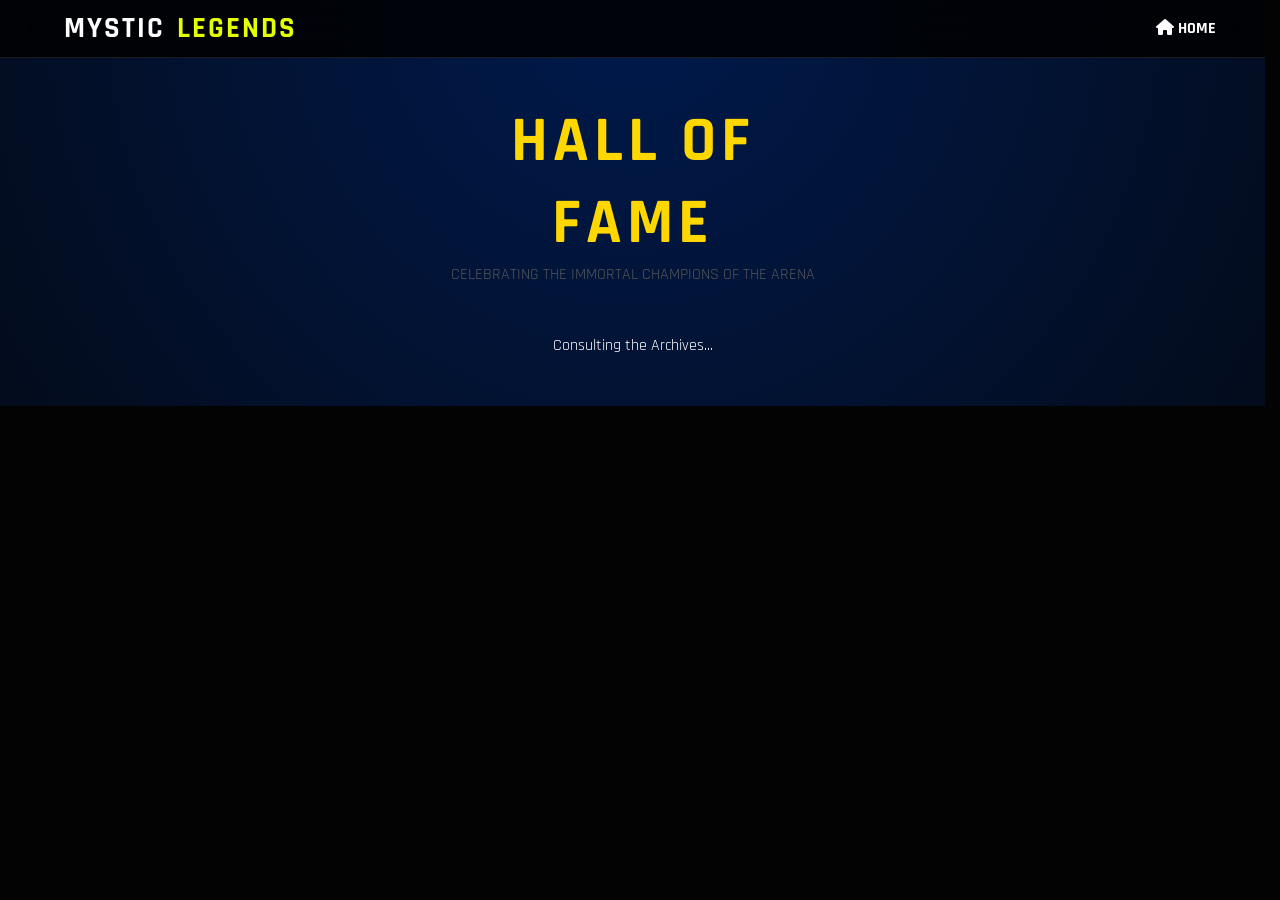
<file: hall-of-fame.html>
<!DOCTYPE html>
<html lang="en">
<head>
    <meta charset="UTF-8">
    <meta name="viewport" content="width=device-width, initial-scale=1.0">
    <title>Hall of Fame | Mystic Legends</title>
    <link rel="stylesheet" href="style.css">
    <link href="https://fonts.googleapis.com/css2?family=Rajdhani:wght@500;700&display=swap" rel="stylesheet">
    <link rel="stylesheet" href="https://cdnjs.cloudflare.com/ajax/libs/font-awesome/6.0.0/css/all.min.css">
    <style>
        .hof-container { padding: 100px 5% 50px; max-width: 1200px; margin: 0 auto; text-align: center; }
        .museum-grid { display: grid; grid-template-columns: repeat(auto-fit, minmax(300px, 1fr)); gap: 40px; margin-top: 50px; }
        
        /* PREMIUM TROPHY CARD */
        .legacy-card {
            background: linear-gradient(145deg, #1a1a1a, #000);
            border: 2px solid gold;
            padding: 30px;
            border-radius: 20px;
            position: relative;
            overflow: hidden;
            box-shadow: 0 0 30px rgba(255, 215, 0, 0.2);
            transition: 0.5s;
        }
        .legacy-card:hover { transform: scale(1.05) translateY(-10px); box-shadow: 0 0 50px rgba(255, 215, 0, 0.4); }

        .winner-img {
            width: 120px; height: 120px;
            border-radius: 50%;
            border: 4px solid gold;
            object-fit: cover;
            margin: 0 auto 20px;
            background: #111;
        }

        .tour-name { color: #888; text-transform: uppercase; font-size: 0.8rem; letter-spacing: 2px; }
        .champ-name { color: white; font-size: 1.8rem; font-weight: 800; margin: 10px 0; }
        .stat-badge { background: gold; color: black; padding: 4px 12px; font-weight: 900; border-radius: 4px; display: inline-block; font-size: 0.7rem; }
        
        /* Golden Shine Animation */
        .legacy-card::before {
            content: ''; position: absolute; top: -50%; left: -50%; width: 200%; height: 200%;
            background: linear-gradient(45deg, transparent, rgba(255,215,0,0.1), transparent);
            transform: rotate(45deg); animation: shine 4s infinite;
        }
        @keyframes shine { 0% { transform: translateX(-100%) rotate(45deg); } 100% { transform: translateX(100%) rotate(45deg); } }
    </style>
</head>
<body>
    <header>
        <div class="logo">MYSTIC <span>LEGENDS</span></div>
        <a href="index.html" style="color:white; text-decoration:none; font-weight:bold;"><i class="fa-solid fa-house"></i> HOME</a>
    </header>

    <div class="hof-container">
        <h1 style="font-size: 4rem; color: gold; text-transform: uppercase; letter-spacing: 5px;">HALL OF <br><span>FAME</span></h1>
        <p style="color:#555;">CELEBRATING THE IMMORTAL CHAMPIONS OF THE ARENA</p>

        <div id="legacyGrid" class="museum-grid">
            <p>Consulting the Archives...</p>
        </div>
    </div>

    <script>
        async function loadLegacy() {
            try {
                const res = await fetch('https://ml-server-uw6r.onrender.com/api/legacy');
                const data = await res.json();
                const container = document.getElementById('legacyGrid');

                if(data.length === 0) {
                    container.innerHTML = "<p style='color:#444;'>The Hall is currently empty. Who will be the first legend?</p>";
                    return;
                }

                container.innerHTML = data.map(l => `
                    <div class="legacy-card">
                        <div class="stat-badge">OFFICIAL CHAMPION</div>
                        <img src="${l.playerPic || 'https://cdn-icons-png.flaticon.com/512/149/149071.png'}" class="winner-img">
                        <div class="tour-name">${l.tournamentTitle}</div>
                        <div class="champ-name">${l.playerName}</div>
                        <div style="color:gold; font-weight:bold; letter-spacing:1px;">${l.score}</div>
                        <div style="color:#444; font-size:0.7rem; margin-top:15px;">INDUCTED: ${l.date}</div>
                    </div>
                `).join('');
            } catch(e) { console.log("Error loading archives"); }
        }
        window.onload = loadLegacy;
    </script>
</body>
</html>
</file>
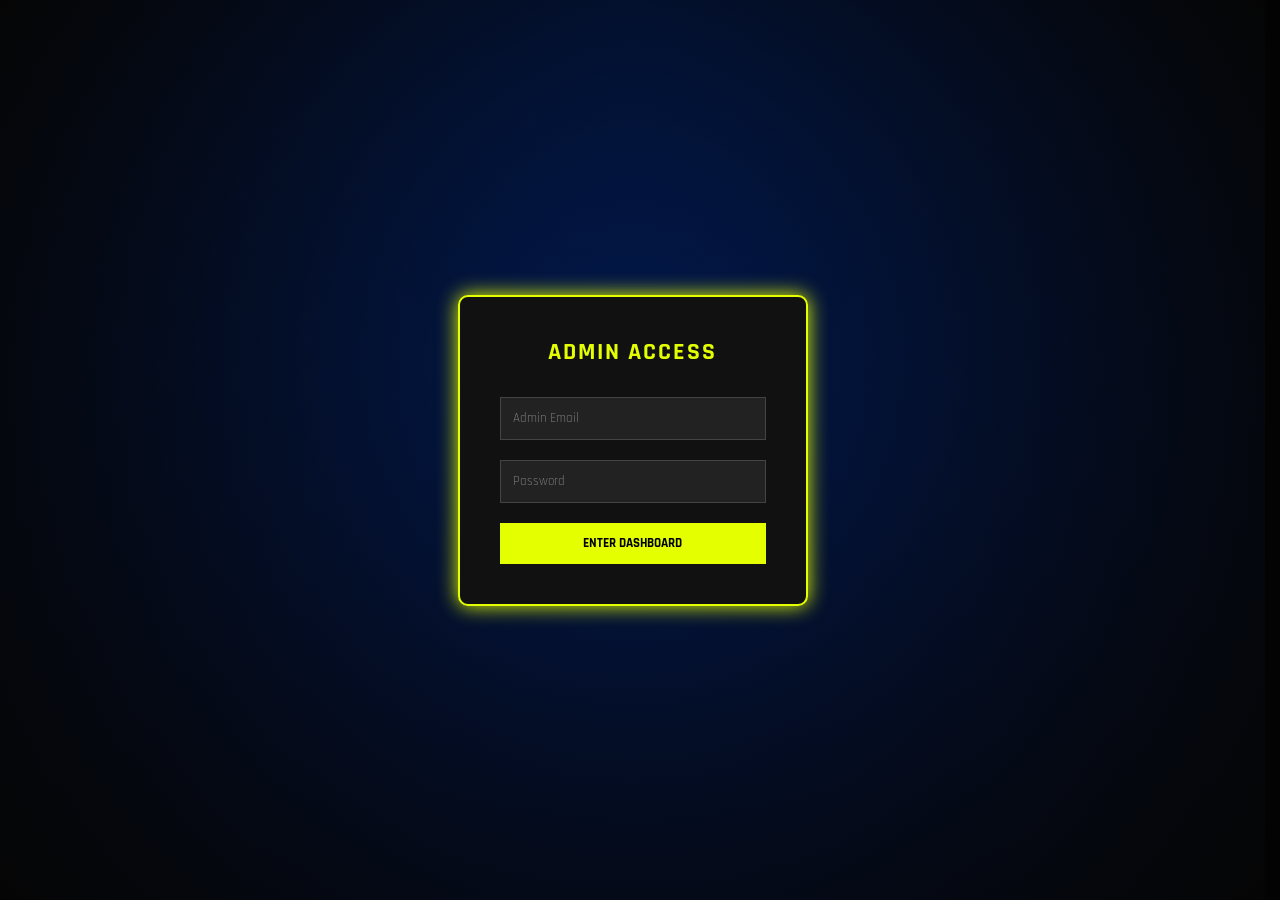
<file: login.html>
<!DOCTYPE html>
<html lang="en">
<head>
    <meta charset="UTF-8">
    <meta name="viewport" content="width=1024">
    <title>Mystic Legends | Admin Login</title>
    <link rel="stylesheet" href="style.css">
    <link href="https://fonts.googleapis.com/css2?family=Rajdhani:wght@500;700&display=swap" rel="stylesheet">
    <style>
        .login-container {
            height: 100vh;
            display: flex;
            justify-content: center;
            align-items: center;
            background: radial-gradient(circle, #0041FF22 0%, #050505 100%);
        }
        .login-box {
            background: #111;
            padding: 40px;
            border: 2px solid var(--accent-yellow);
            border-radius: 10px;
            width: 350px;
            text-align: center;
            box-shadow: 0 0 20px var(--accent-yellow);
        }
        .login-box h2 {
            color: var(--accent-yellow);
            margin-bottom: 20px;
            letter-spacing: 2px;
        }
        .login-box input {
            width: 100%;
            padding: 12px;
            margin: 10px 0;
            background: #222;
            border: 1px solid #444;
            color: white;
            font-family: 'Rajdhani';
        }
        .login-box button {
            width: 100%;
            padding: 12px;
            background: var(--accent-yellow);
            border: none;
            font-weight: bold;
            cursor: pointer;
            margin-top: 10px;
            transition: 0.3s;
        }
        .login-box button:hover { background: white; }
        #error-msg { color: #ff4444; font-size: 0.9rem; margin-top: 10px; display: none; }
    </style>
</head>
<body>

    <div class="login-container">
        <div class="login-box">
            <h2>ADMIN ACCESS</h2>
            <input type="email" id="email" placeholder="Admin Email" required>
            <input type="password" id="password" placeholder="Password" required>
            <button onclick="checkLogin()">ENTER DASHBOARD</button>
            <p id="error-msg">Invalid Credentials! Access Denied.</p>
        </div>
    </div>

    <script>
        function checkLogin() {
            const email = document.getElementById('email').value;
            const pass = document.getElementById('password').value;

            // SET YOUR SPECIFIC EMAIL AND PASSWORD HERE
            if (email === "admin@mystic.com" && pass === "mystic2024") {
                window.location.href = "dashboard.html"; // Redirects to Dashboard
            } else {
                document.getElementById('error-msg').style.display = 'block';
            }
        }
    </script>
</body>
</html>
</file>
<file: style.css>
/* --- CRITICAL WIDTH FIX --- */
html, body {
    max-width: 100%;
    overflow-x: hidden; /* Hides any peeking animations */
    position: relative;
    margin: 0;
    padding: 0;
    width: 100%;
    box-sizing: border-box;
}

*, *:before, *:after {
    box-sizing: inherit; /* Ensures padding doesn't add to width */
}

/* Fix for the Lightning & Dust layers */
.thunder-flash, #esportsDust, #particles-js, .lightning-bolt-visual {
    width: 100% !important; /* Changed from 100vw to 100% */
    max-width: 100vw;
    left: 0;
    right: 0;
    overflow: hidden;
}

/* Fix for the rotating Aurora Light */
body::after {
    /* Ensure the rotating light doesn't push the page width */
    pointer-events: none;
}
/* Color Palette */
:root {
    --bg-color: #050505;
    --pitch-navy: #001a4d;
    --accent-yellow: #E4FF00;
    --accent-blue: #0041FF;
    --neon-green: #00ff88;
    --live-red: #ff003c;
    --text-white: #ffffff;
    --gray-text: #aaaaaa;
    --glass: rgba(255, 255, 255, 0.03);
    --glass-border: rgba(255, 255, 255, 0.1);
}

* {
    margin: 0;
    padding: 0;
    box-sizing: border-box;
    font-family: 'Rajdhani', sans-serif;
}
:root {
    --nexus-cyan: #00d2ff;
}

/* Ensure the view-all-btn hover works for the store version */
.view-all-btn:hover {
    box-shadow: 0 0 15px var(--nexus-cyan);
}
html {
    background-color: #030303 !important; /* Forces the VERY bottom layer to be black */
    scrollbar-gutter: stable;
}

body {
    background: radial-gradient(circle at top, var(--pitch-navy) 0%, var(--bg-color) 100%);
    background-attachment: fixed;
    color: var(--text-white);
    overflow-x: hidden;
}

/* Header & Dropdown */
header {
    display: flex;
    justify-content: space-between;
    align-items: center;
    padding: 10px 5%; /* Slightly tighter for faster feel */
    position: fixed;
    top: 0;
    width: 100%;
    background: rgba(0, 0, 0, 0.85);
    backdrop-filter: blur(15px);
    -webkit-backdrop-filter: blur(15px);
    z-index: 1001;
    border-bottom: 1px solid var(--glass-border);
}

.logo {
    display: flex;
    align-items: center;
    gap: 12px; /* Space between logo and text */
    font-size: 1.8rem;
    font-weight: 700;
    letter-spacing: 2px;
}

.nav-logo {
    height: 45px; /* Adjust this to make the logo bigger or smaller */
    width: auto;
    object-fit: contain;
    /* Optional: Add a subtle glow to match your theme */
    filter: drop-shadow(0 0 5px var(--accent-blue)); 
}

/* Mobile Adjustment for Speed & Fit */
@media (max-width: 768px) {
    .nav-logo {
        height: 35px; 
    }
    .logo {
        font-size: 1.4rem;
        gap: 8px;
    }
}

.logo span {
    color: var(--accent-yellow);
}
.ann-icon {
    font-size: 1.3rem;
    color: var(--accent-yellow);
    cursor: pointer;
    transition: 0.2s ease;
    display: flex;
    align-items: center;
}

.ann-icon:hover {
    color: #ff00ff; /* Purple glow matching modal */
    transform: scale(1.1);
}

.dropdown {
    position: relative;
    display: inline-block;
}

.dropbtn {
    background: transparent;
    color: white;
    padding: 8px 15px;
    font-size: 0.9rem;
    border: 1px solid var(--accent-yellow);
    cursor: pointer;
    font-weight: 700;
    transition: 0.3s;
    text-transform: uppercase;
    display: flex;
    align-items: center;
    gap: 8px;
}

.dropbtn:hover {
    background: var(--accent-yellow);
    color: black;
}

.dropdown-content {
    display: none;
    position: absolute;
    right: 0;
    background-color: #111;
    min-width: 220px;
    box-shadow: 0px 8px 16px rgba(0,0,0,0.5);
    border-top: 3px solid var(--accent-yellow);
}

.dropdown-content a {
    color: white;
    padding: 12px 16px;
    text-decoration: none;
    display: block;
    text-transform: uppercase;
    font-weight: 500;
    border-bottom: 1px solid #222;
}

.dropdown-content a:hover {
    background-color: #222;
    color: var(--accent-yellow);
}

.dropdown:hover .dropdown-content {
    display: block;
}

/* FIX: Change fixed height to minimum height so content can flow naturally */
.hero {
    min-height: 100vh;
    height: auto !important; 
    padding: 120px 20px 60px; /* Space for fixed header and bottom gap */
    display: flex;
    flex-direction: column;
    justify-content: center;
}

/* Ensure sections have clear breathing room */
.dynamic-container {
    width: 100%;
    padding: 60px 5%;
    background: var(--bg-color);
    position: relative;
    z-index: 5;
}

.mission-text {
    color: #ffffff;
    line-height: 1.6;
    margin-bottom: 30px;
    display: block;
}

.join-btn {
    padding: 15px 40px;
    font-size: 1.5rem;
    font-weight: 700;
    text-decoration: none;
    background: var(--accent-blue);
    color: white;
    border: none;
    border-radius: 5px;
    transition: 0.3s;
    box-shadow: 0 0 20px var(--accent-blue);
}

.join-btn:hover {
    background: var(--accent-yellow);
    color: black;
    box-shadow: 0 0 20px var(--accent-yellow);
    transform: scale(1.1);
}

/* Blank Spacer */
.spacer {
    height: 50px;
}

/* Footer */
footer {
    padding: 50px 5% 20px;
    background: #0a0a0a;
    border-top: 1px solid #222;
    text-align: center;
}

.social-icons {
    margin-bottom: 30px;
    display: flex;
    justify-content: center;
    gap: 30px;
    flex-wrap: wrap;
}

.social-icons a {
    color: var(--gray-text);
    text-decoration: none;
    font-size: 1.2rem;
    transition: 0.3s;
    display: flex;
    align-items: center;
    gap: 10px;
}

.social-icons a i {
    font-size: 1.5rem;
    color: var(--accent-yellow);
}

.social-icons a:hover {
    color: var(--accent-yellow);
    transform: translateY(-5px);
}

.copyright {
    color: #555;
    font-size: 1rem;
    letter-spacing: 1px;
    border-top: 1px solid #1a1a1a;
    padding-top: 20px;
}

.owner {
    color: var(--accent-yellow);
}

/* Mobile Responsive */
@media (max-width: 768px) {
    .hero h1 { font-size: 3rem; }
    .hero p { font-size: 1.1rem; }
    .logo { font-size: 1.5rem; }
}
.join-action-btn {
    display: block;
    width: 100%;
    background: #00ff88; /* Neon Green */
    color: black;
    text-align: center;
    padding: 15px;
    font-weight: 800;
    text-decoration: none;
    margin: 15px 0;
    font-size: 1.2rem;
    clip-path: polygon(5% 0, 100% 0, 95% 100%, 0% 100%);
    box-shadow: 0 0 15px rgba(0, 255, 136, 0.4);
    transition: 0.3s;
}

.join-action-btn:hover {
    transform: scale(1.05);
    background: #ffffff;
    box-shadow: 0 0 25px #00ff88;
}

.winner-box {
    background: rgba(255, 215, 0, 0.1);
    padding: 10px;
    border: 1px solid gold;
    color: gold;
    text-align: center;
    font-weight: bold;
    margin: 10px 0;
}

.live-ticker {
    color: #ff003c;
    font-weight: bold;
    margin: 10px 0;
    animation: pulse 1.5s infinite;
}

.tour-footer-btns {
    display: grid;
    grid-template-columns: 1fr 1fr;
    gap: 10px;
    margin-top: 10px;
}

.secondary-btn {
    background: #1a1a1a;
    color: white;
    padding: 10px;
    text-align: center;
    text-decoration: none;
    font-size: 0.8rem;
    border: 1px solid #333;
}
:root {
    --accent-yellow: #E4FF00;
    --nexus-blue: #0041FF;
}

.recent-events {
    padding: 60px 20px;
    max-width: 1100px;
    margin: 0 auto;
}

.home-tour-grid {
    display: grid;
    grid-template-columns: repeat(auto-fit, minmax(300px, 1fr));
    gap: 25px;
    margin-top: 30px;
}

/* Compact Home Card Style */
.home-tour-card {
    background: linear-gradient(145deg, #0f0f0f, #1a1a1a);
    border: 1px solid #333;
    padding: 20px;
    border-radius: 12px;
    position: relative;
    transition: 0.3s;
}

.home-tour-card:hover {
    border-color: var(--nexus-blue);
    transform: translateY(-5px);
}

.home-status-badge {
    position: absolute;
    top: 15px;
    right: 15px;
    font-size: 0.7rem;
    padding: 4px 10px;
    border-radius: 4px;
    font-weight: bold;
    text-transform: uppercase;
}

.view-all-btn {
    display: inline-block;
    background: transparent;
    color: var(--accent-yellow);
    border: 2px solid var(--accent-yellow);
    padding: 12px 30px;
    font-weight: bold;
    text-decoration: none;
    clip-path: polygon(10% 0, 100% 0, 90% 100%, 0% 100%);
    transition: 0.3s;
}

.view-all-btn:hover {
    background: var(--accent-yellow);
    color: black;
}

/* Badge Colors */
.bg-live { background: #ff4444; color: white; box-shadow: 0 0 10px rgba(255, 68, 68, 0.4); }
.bg-upcoming { background: var(--nexus-blue); color: white; }

.home-rankings {
    padding: 60px 20px;
    background: linear-gradient(to bottom, #050505, #0a0a0a);
}

.mini-leaderboard {
    max-width: 600px;
    margin: 30px auto 0;
    background: rgba(255, 255, 255, 0.03);
    border-radius: 15px;
    overflow: hidden;
    border: 1px solid #222;
}

.rank-header {
    display: grid;
    grid-template-columns: 60px 1fr 80px;
    padding: 15px 20px;
    background: rgba(0, 65, 255, 0.1);
    color: var(--accent-yellow);
    font-weight: bold;
    font-size: 0.8rem;
    letter-spacing: 1px;
}

.home-player-row {
    display: grid;
    grid-template-columns: 60px 1fr 80px;
    padding: 15px 20px;
    border-bottom: 1px solid #111;
    align-items: center;
    transition: 0.3s;
}

.home-player-row:hover {
    background: rgba(255, 255, 255, 0.05);
}

.home-player-row:last-child { border-bottom: none; }

.rank-pill {
    width: 30px;
    height: 30px;
    background: #222;
    display: flex;
    align-items: center;
    justify-content: center;
    border-radius: 50%;
    font-size: 0.8rem;
    font-weight: bold;
    color: #888;
}

/* Highlight for Rank #1 */
.home-player-row:first-child .rank-pill {
    background: var(--accent-yellow);
    color: black;
    box-shadow: 0 0 10px rgba(228, 255, 0, 0.3);
}

.p-name { font-weight: 700; color: #eee; }
.p-pts { color: var(--accent-yellow); font-weight: bold; text-align: right; }
.ann-icon {
    font-size: 1.4rem;
    color: var(--accent-yellow);
    cursor: pointer;
    position: relative;
    padding: 10px;
    transition: 0.3s;
}
.ann-icon:hover { transform: scale(1.1); text-shadow: 0 0 10px var(--accent-yellow); }

/* --- FIXED ANNOUNCEMENT MODAL --- */
.ann-overlay {
    position: fixed !important;
    top: 0;
    left: 0;
    width: 100%;
    height: 100%;
    background: rgba(0, 0, 0, 0.8);
    backdrop-filter: blur(8px);
    z-index: 999999 !important;
    display: none; /* JS triggers flex */
    
    /* ALIGN TO TOP */
    display: none; 
    flex-direction: column;
    align-items: center; 
    justify-content: flex-start; /* Moves box to top */
    
    /* ADD PADDING TO AVOID HEADER */
    padding: 80px 20px 20px 20px; 
}

.ann-modal {
    background: #0a0a0a;
    border: 1px solid var(--accent-blue);
    width: 100%;
    max-width: 400px;
    
    /* HEIGHT LOGIC */
    height: auto !important; /* Only as tall as messages */
    max-height: 60vh; /* Stops it from reaching the bottom */
    
    display: flex;
    flex-direction: column;
    border-radius: 12px;
    box-shadow: 0 10px 40px rgba(0, 0, 0, 0.8);
    overflow: hidden;
    
    /* Drop-down animation */
    animation: slideFromTop 0.4s ease-out;
}
@keyframes slideFromTop {
    from { transform: translateY(-30px); opacity: 0; }
    to { transform: translateY(0); opacity: 1; }
}

@keyframes modalReveal {
    from { transform: scale(0.8); opacity: 0; }
    to { transform: scale(1); opacity: 1; }
}

.ann-list {
    padding: 20px;
    overflow-y: auto; /* Makes only the messages scrollable */
    flex-grow: 1;
}

/* Scrollbar for inside the modal */
.ann-list::-webkit-scrollbar { width: 5px; }
.ann-list::-webkit-scrollbar-thumb { background: var(--accent-yellow); border-radius: 10px; }
.ann-item {
    background: rgba(255,255,255,0.05); padding: 15px;
    border-radius: 10px; margin-bottom: 15px; border-left: 3px solid #ff00ff;
}
.ann-date { font-size: 0.7rem; color: #888; margin-bottom: 5px; }
/* Live Score Container Enhancements */
.livescore-widget {
    min-height: 400px;
    background: transparent !important;
    color-scheme: dark;
}

/* Red Pulsing Animation for Live Feel */
@keyframes pulse-red {
    0% { box-shadow: 0 0 0 0 rgba(255, 0, 60, 0.4); }
    70% { box-shadow: 0 0 0 15px rgba(255, 0, 60, 0); }
    100% { box-shadow: 0 0 0 0 rgba(255, 0, 60, 0); }
}

.view-all-btn[style*="#ff003c"]:hover {
    background: #ff003c;
    color: white !important;
    animation: pulse-red 1.5s infinite;
}
.newsletter-sec {
    padding: 80px 5%;
    background: linear-gradient(rgba(0,0,0,0.8), rgba(0,0,0,0.8)), url('') center/cover;
    text-align: center;
    border-top: 1px solid #222;
}

.news-content { max-width: 600px; margin: 0 auto; }

.news-form {
    display: flex;
    margin-top: 30px;
    gap: 10px;
}

.news-form input {
    flex: 2;
    padding: 15px;
    background: rgba(255,255,255,0.05);
    border: 1px solid #333;
    color: white;
    border-radius: 5px;
    outline: none;
}

.news-form button {
    flex: 1;
    background: var(--accent-yellow);
    color: black;
    border: none;
    font-weight: 800;
    cursor: pointer;
    border-radius: 5px;
    transition: 0.3s;
}

.news-form button:hover { transform: scale(1.05); box-shadow: 0 0 20px var(--accent-yellow); }

@media (max-width: 600px) {
    .news-form { flex-direction: column; }
}
/* Container for the icon to hold the badge */
.ann-icon-container {
    position: relative;
    display: inline-block;
}

/* The Notification Dot */
.ann-badge {
    position: absolute;
    top: 5px;
    right: 5px;
    width: 10px;
    height: 10px;
    background: #ff003c; /* Urgent Red */
    border-radius: 50%;
    display: none; /* Hidden by default */
    box-shadow: 0 0 10px #ff003c;
    z-index: 10;
    animation: badge-pulse 1.5s infinite;
}

@keyframes badge-pulse {
    0% { transform: scale(1); opacity: 1; }
    50% { transform: scale(1.4); opacity: 0.7; }
    100% { transform: scale(1); opacity: 1; }
}
/* 1. Full Screen Thunder Flash */
.thunder-flash {
    position: fixed;
    top: 0;
    left: 0;
    width: 100vw;
    height: 100vh;
    background: #fff; /* The flash color */
    opacity: 0;
    z-index: 2; /* Sits behind text, above background light */
    pointer-events: none;
    /* This creates the random flashing pattern */
    animation: thunder-strike 7s ease-in-out infinite;
}

@keyframes thunder-strike {
    0%, 94%, 100% { opacity: 0; }
    95% { opacity: 0.15; } /* First quick strike */
    96% { opacity: 0; }
    97% { opacity: 0.25; } /* Second main strike */
    98% { opacity: 0; }
}

/* 2. Hardware Acceleration to prevent "White Scroll Gaps" */
.thunder-flash, #lightning-bolt {
    transform: translateZ(0);
    backface-visibility: hidden;
    will-change: opacity;
}
.lightning-bolt-visual {
    position: fixed;
    height: 100vh;
    background: linear-gradient(to bottom, #fff, var(--accent-blue), transparent);
    z-index: 3;
    pointer-events: none;
    filter: blur(1px);
    box-shadow: 0 0 20px #fff, 0 0 40px var(--accent-blue);
    opacity: 0;
    /* Create the "Jagged" look using a simple clip path */
    clip-path: polygon(50% 0%, 100% 20%, 30% 40%, 80% 60%, 10% 80%, 50% 100%);
    animation: bolt-fade 0.4s linear;
}

@keyframes bolt-fade {
    0% { opacity: 0; transform: scaleX(1); }
    10% { opacity: 1; transform: scaleX(1.5); }
    100% { opacity: 0; transform: scaleX(0.5); }
}
/* Add this to style.css */
#esportsDust, .thunder-flash, .lightning-bolt-visual, body::after {
    pointer-events: none !important; /* Allows you to click "through" the animations */
}
/* --- BROADCAST TICKER STYLING --- */
/* --- UPDATED: SECTION-BASED BROADCAST TICKER --- */
.broadcast-ticker {
    position: relative; /* CHANGED: Now moves with the page */
    width: 100%;
    height: 45px; /* Slightly taller for better visibility */
    background: rgba(10, 10, 10, 0.8);
    backdrop-filter: blur(10px);
    border-top: 1px solid var(--accent-blue);
    border-bottom: 1px solid var(--accent-blue);
    display: flex;
    align-items: center;
    z-index: 10;
    overflow: hidden;
    margin-top: 50px; /* Gap from the section above */
    margin-bottom: 0; /* Sits tight against the newsletter */
}

.ticker-label {
    background: var(--live-red);
    color: white;
    padding: 0 25px;
    height: 100%;
    display: flex;
    align-items: center;
    font-weight: 800;
    font-size: 0.8rem;
    letter-spacing: 1px;
    clip-path: polygon(0 0, 100% 0, 85% 100%, 0 100%);
    z-index: 2;
    white-space: nowrap;
}

.ticker-wrap {
    flex: 1;
    overflow: hidden;
}

.ticker-content {
    display: inline-block;
    white-space: nowrap;
    font-weight: 700;
    font-size: 0.9rem;
    color: var(--accent-yellow);
    text-transform: uppercase;
    animation: ticker-scroll 30s linear infinite;
}

.ticker-content span {
    margin-right: 60px;
    color: white;
}

@keyframes ticker-scroll {
    0% { transform: translateX(0); }
    100% { transform: translateX(-100%); }
}

/* REMOVE the footer padding fix we added earlier */
footer {
    padding-bottom: 50px !important;
}
/* --- PREMIUM FUT PLAYER CARD MODAL --- */
.card-overlay {
    position: fixed; top: 0; left: 0; width: 100%; height: 100%;
    background: rgba(0,0,0,0.95); backdrop-filter: blur(15px);
    display: none; align-items: center; justify-content: center; z-index: 10000;
}

.fut-card {
    width: 320px; height: 480px;
    background: url('https://raw.githubusercontent.com/ApurvaGupta-Mystic/Assets/main/card_bg.png') center/cover; /* Fallback to gradient if image fails */
    background: linear-gradient(145deg, #f8d448, #9e7a10); /* Gold Base */
    position: relative;
    clip-path: polygon(50% 0%, 100% 15%, 100% 85%, 50% 100%, 0% 85%, 0% 15%);
    box-shadow: 0 0 50px rgba(248, 212, 72, 0.4);
    animation: cardEntrance 0.6s cubic-bezier(0.175, 0.885, 0.32, 1.275);
    color: #111; /* Dark text on gold card */
}

/* Card Glow based on Rank */
.card-toty { background: linear-gradient(145deg, #0041FF, #001a4d); color: white; border: 2px solid #00d2ff; }

@keyframes cardEntrance {
    from { transform: scale(0.5) rotateY(90deg); opacity: 0; }
    to { transform: scale(1) rotateY(0deg); opacity: 1; }
}

.card-header { text-align: center; margin-top: 40px; }
.card-ovr { font-size: 3.5rem; font-weight: 900; line-height: 1; margin: 0; }
.card-pos { font-size: 1.2rem; font-weight: 700; text-transform: uppercase; }

.card-img {
    width: 180px; height: 180px;
    margin: -10px auto 0;
    object-fit: cover;
    mask-image: linear-gradient(to bottom, black 70%, transparent 100%);
    -webkit-mask-image: linear-gradient(to bottom, black 70%, transparent 100%);
}

.card-name {
    text-align: center; font-size: 1.8rem; font-weight: 800;
    text-transform: uppercase; margin: 10px 0;
    border-bottom: 2px solid rgba(0,0,0,0.1);
    padding-bottom: 5px;
}

/* FUT Stats Grid */
.card-stats {
    display: grid; grid-template-columns: 1fr 1fr;
    padding: 0 40px; gap: 10px;
}

.stat-item { display: flex; align-items: center; gap: 8px; font-weight: 700; font-size: 1.1rem; }
.stat-val { font-weight: 900; }
.stat-lbl { font-weight: 500; font-size: 0.8rem; opacity: 0.8; }

/* Holographic Shine Animation */
.fut-card::after {
    content: ''; position: absolute; top: -50%; left: -50%; width: 200%; height: 200%;
    background: linear-gradient(45deg, transparent, rgba(255,255,255,0.3), transparent);
    transform: rotate(45deg); animation: holoShine 3s infinite;
}
@keyframes holoShine { 0% { transform: translateX(-100%) rotate(45deg); } 100% { transform: translateX(100%) rotate(45deg); } }
</file>
